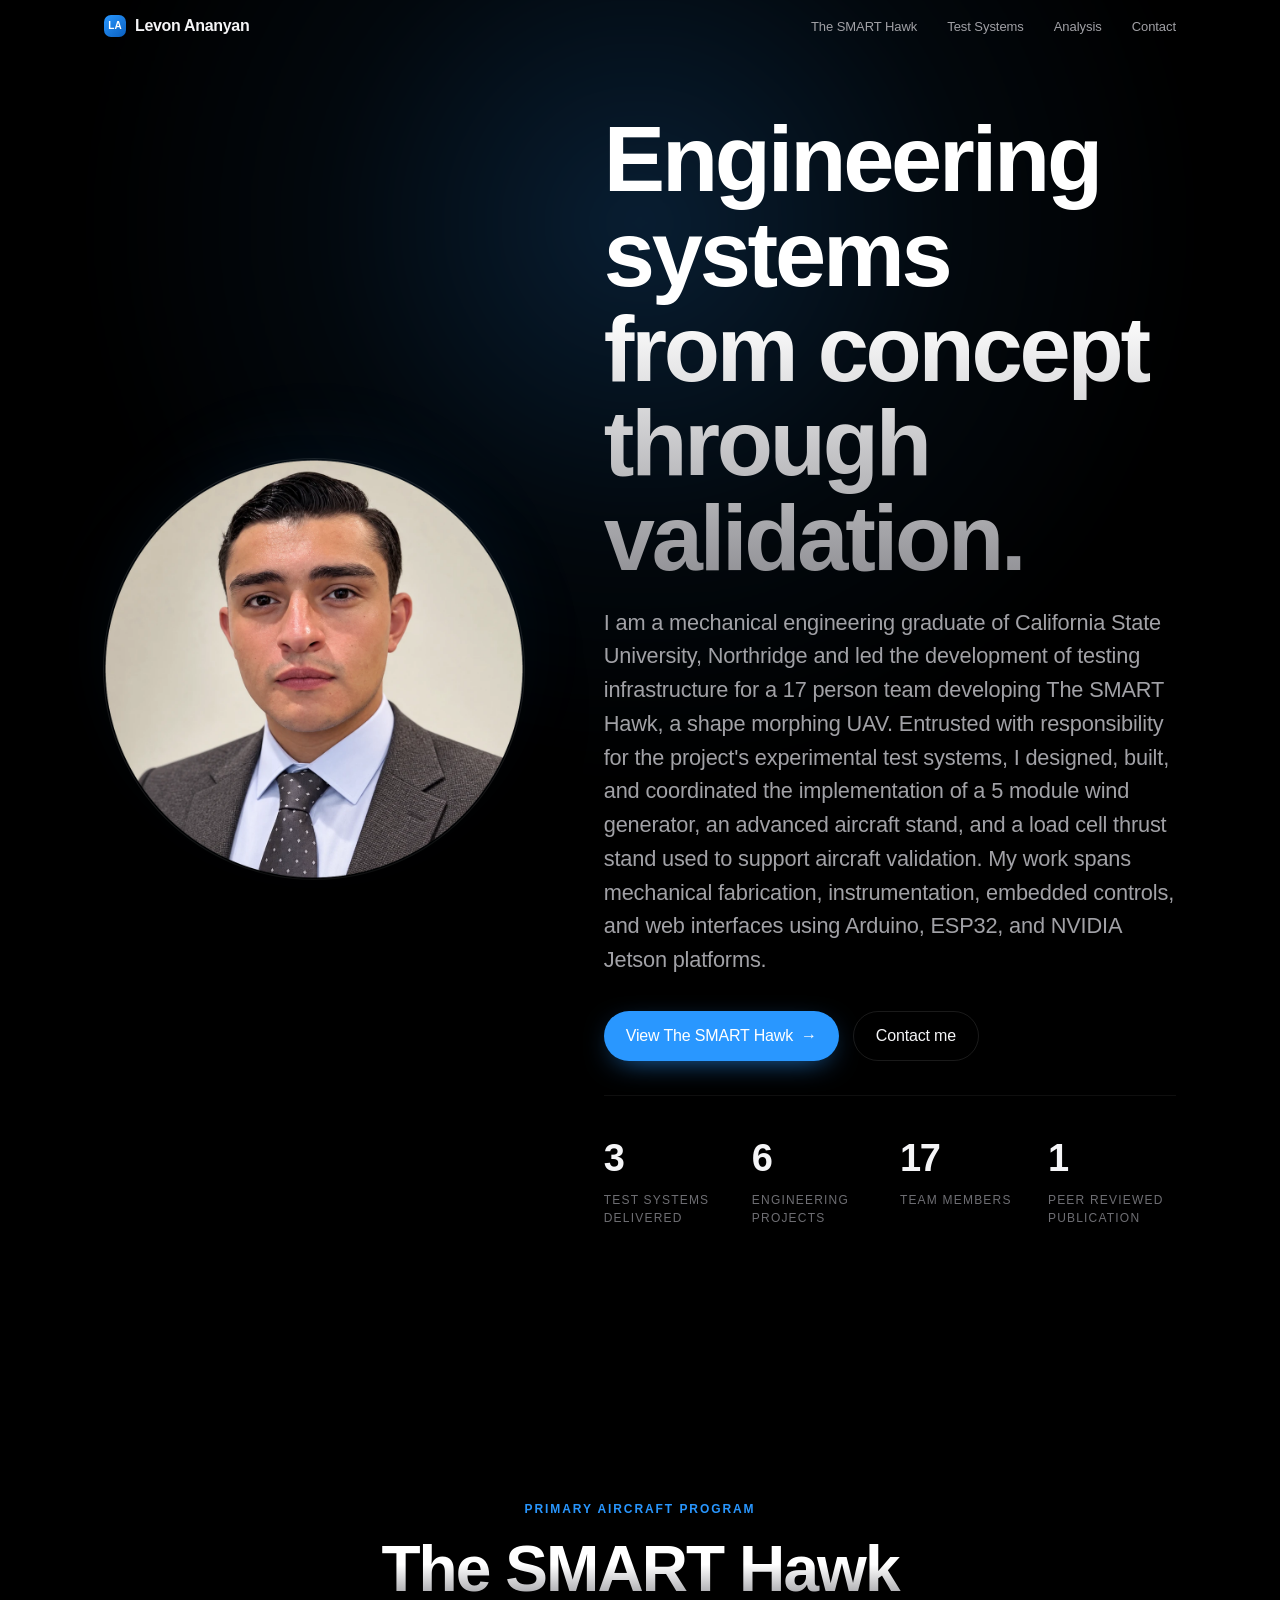
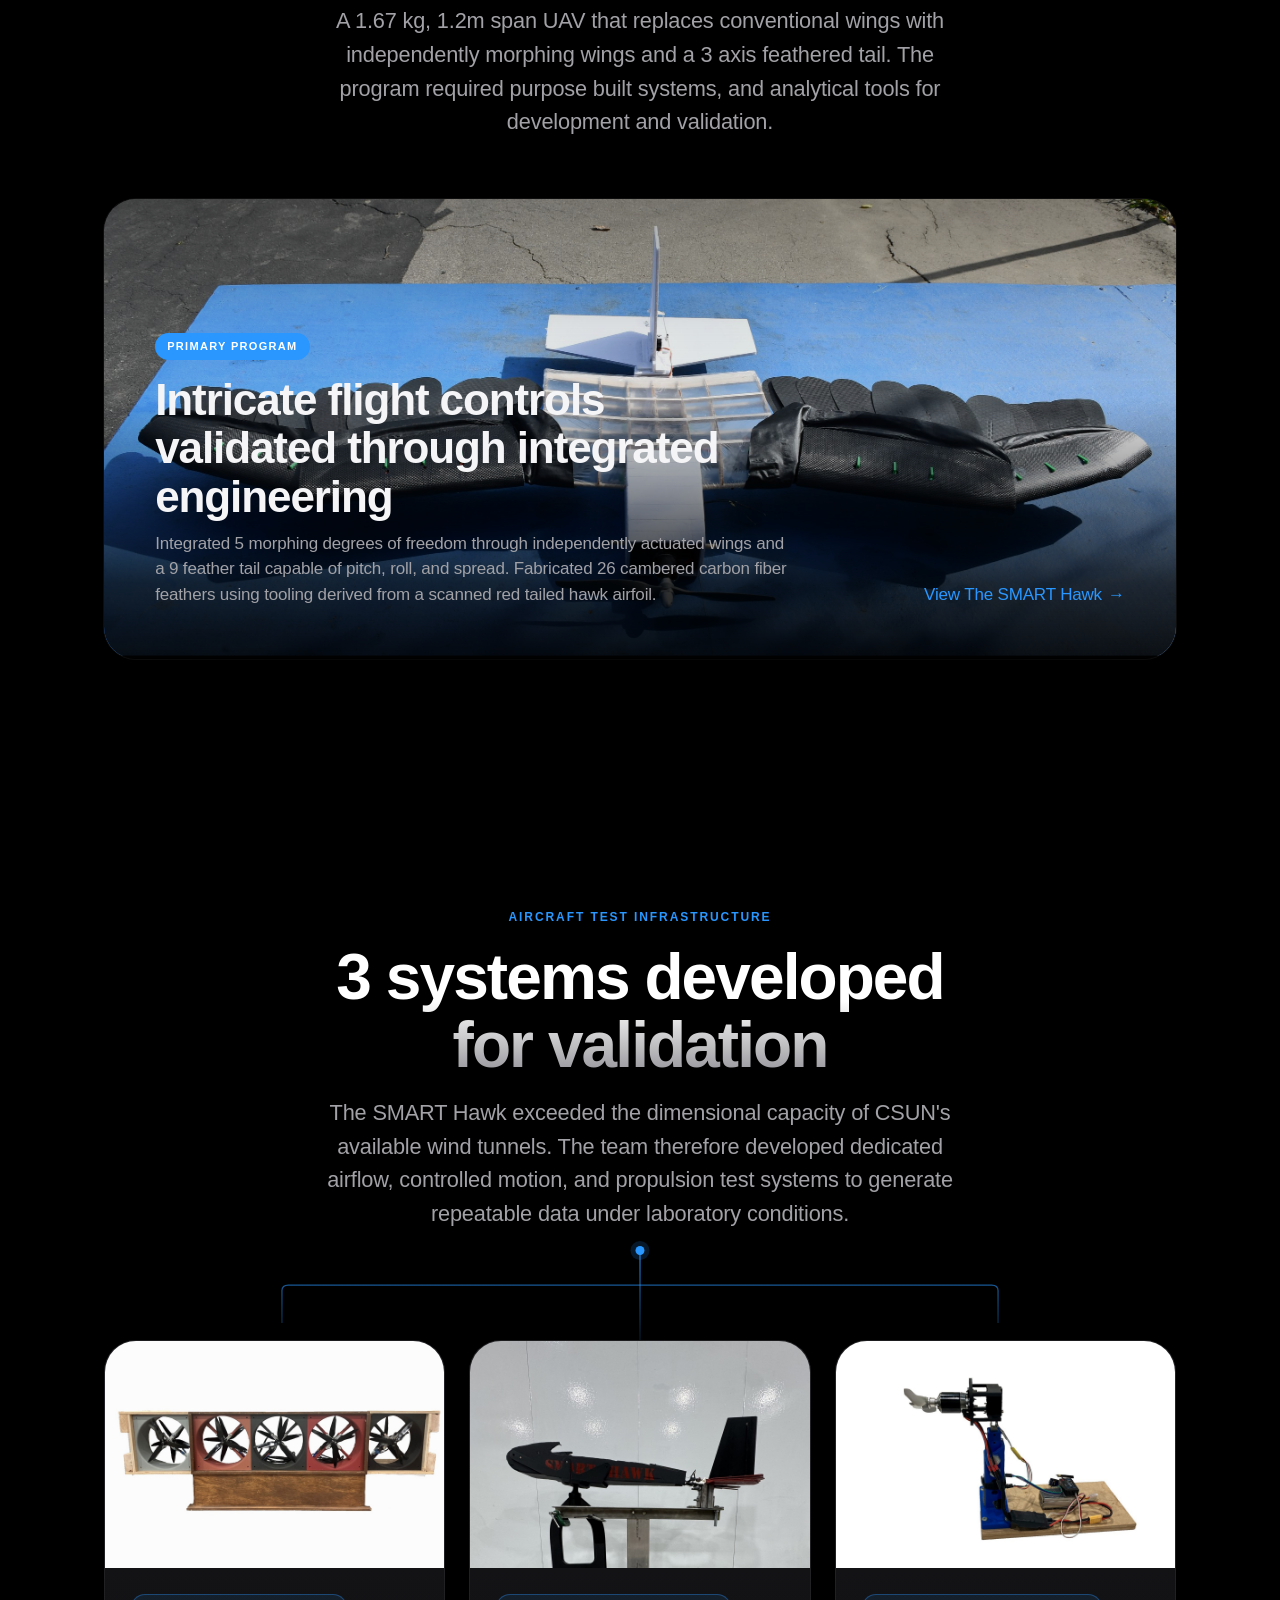
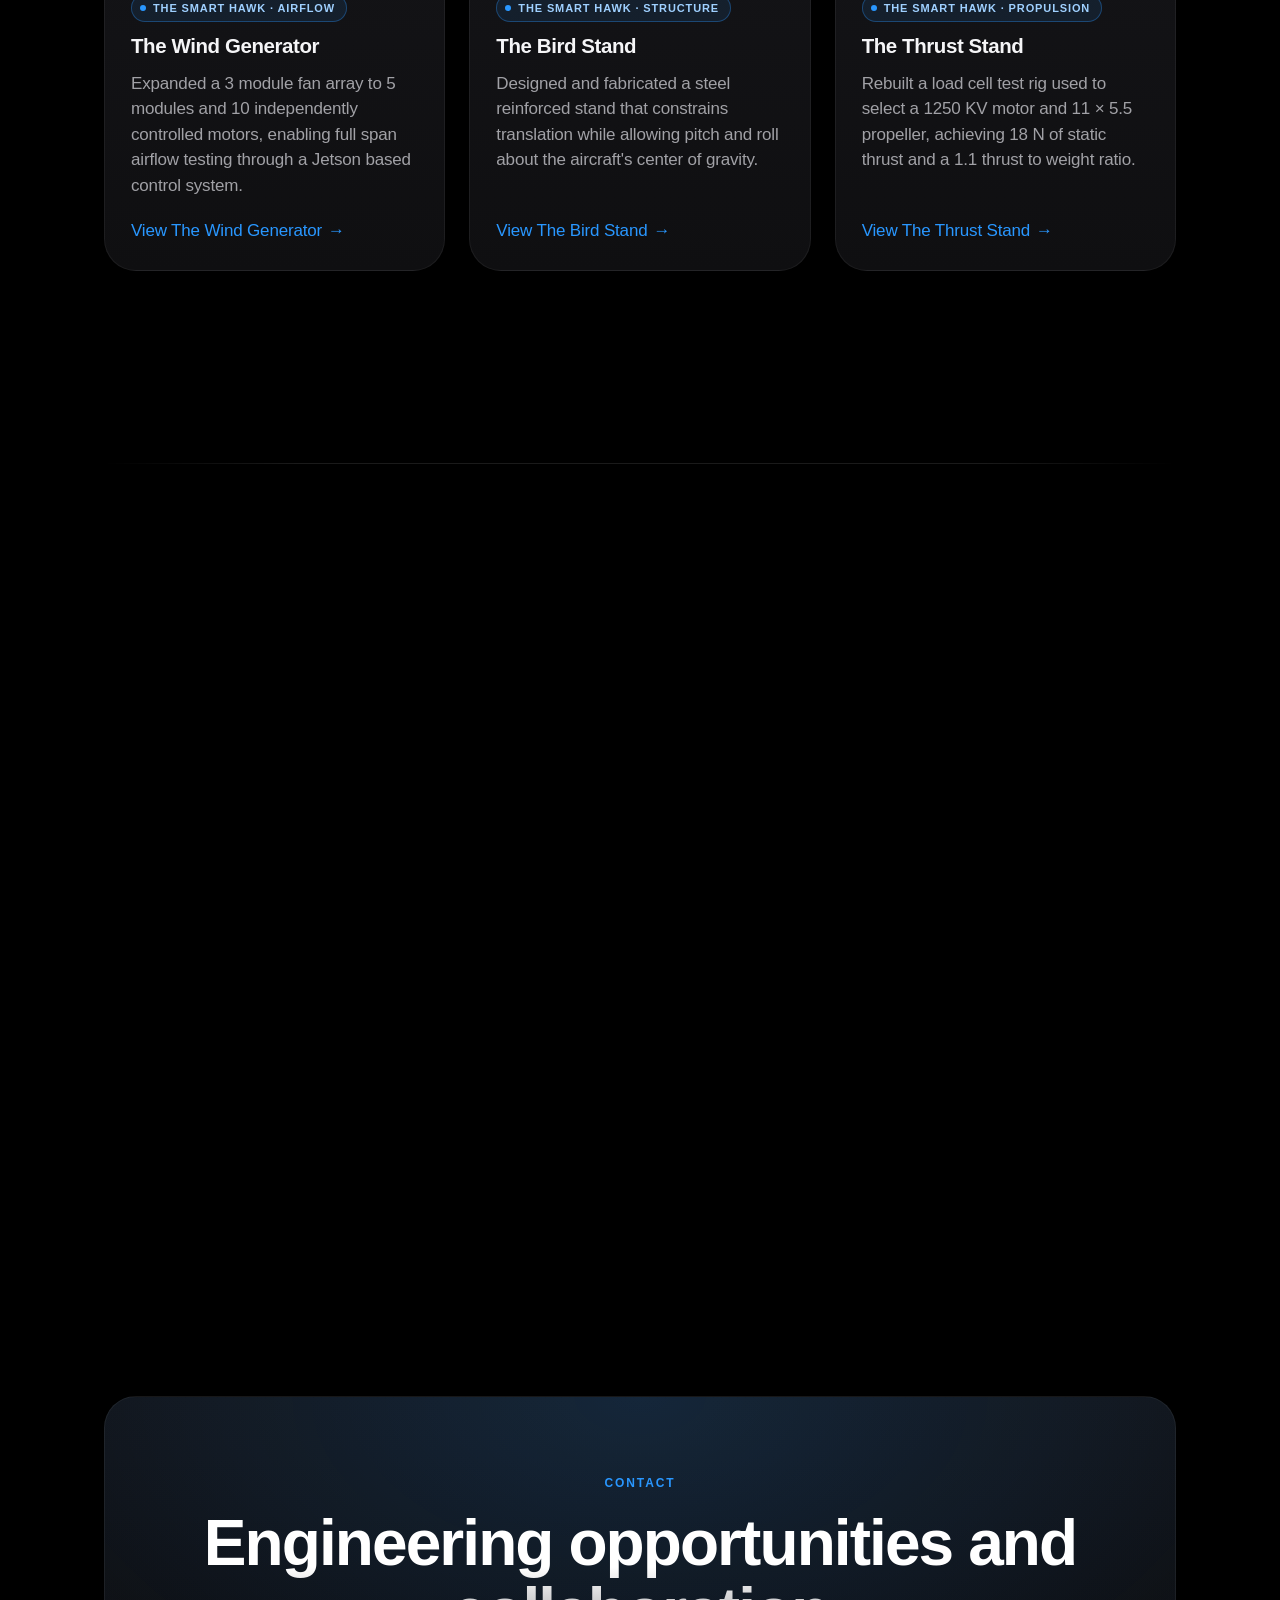
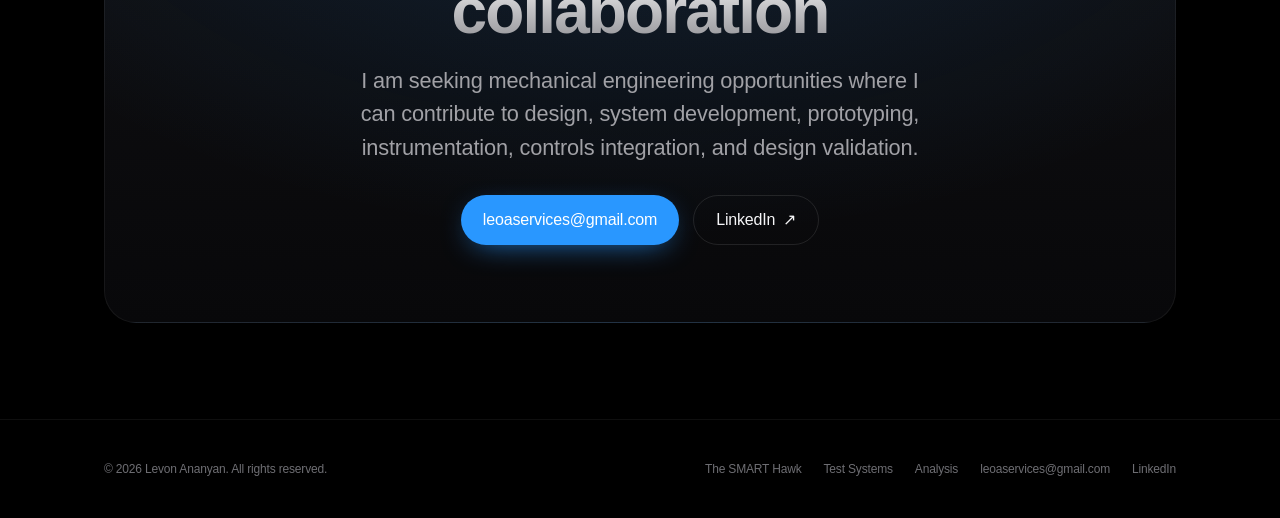
<file: index.html>
<!DOCTYPE html>
<html lang="en">
<head>
<meta charset="utf-8">
<meta name="viewport" content="width=device-width, initial-scale=1">
<title>Levon Ananyan — Mechanical Engineering Portfolio</title>
<meta name="description" content="Mechanical engineering portfolio of Levon Ananyan, featuring The SMART Hawk and the test, controls, and analysis systems developed to validate it.">
<meta name="theme-color" content="#000000">
<meta property="og:title" content="Levon Ananyan — Mechanical Engineering Portfolio">
<meta property="og:description" content="The SMART Hawk and the engineering systems developed to design, test, and validate it.">
<meta property="og:type" content="website">
<link rel="stylesheet" href="assets/css/style.css">
</head>
<body>

<div class="progress" aria-hidden="true"></div>

<!-- ===================== NAV ===================== -->
<header class="nav">
  <div class="nav__inner">
    <a class="nav__brand" href="index.html">
      <span class="nav__mark">LA</span>
      <span>Levon Ananyan</span>
    </a>
    <nav>
      <ul class="nav__links">
        <li><a href="#smarthawk">The SMART Hawk</a></li>
        <li><a href="#program">Test Systems</a></li>
        <li><a href="#independent">Analysis</a></li>
        <li><a href="#contact">Contact</a></li>
      </ul>
    </nav>
    <button class="nav__toggle" aria-label="Open navigation menu" aria-expanded="false"><span></span></button>
  </div>
</header>

<main>

<!-- ===================== HERO / ABOUT ===================== -->
<section class="hero" id="about">
  <div class="hero__glow" aria-hidden="true"></div>
  <div class="wrap">
    <div class="hero__grid">

      <!-- PROFILE PICTURE -->
      <div class="hero__portrait" data-reveal="scale">
        <figure class="portrait">
          <picture>
            <source srcset="assets/img/profile.webp" type="image/webp">
            <img src="assets/img/profile.png" alt="Levon Ananyan, mechanical engineering graduate">
          </picture>
        </figure>
      </div>

      <!-- DESCRIPTION OF ME -->
      <div>
        <h1 class="display gradient-text hero__name" data-reveal style="--d:140ms">
          Engineering systems<br>from concept<br>through validation.
        </h1>
        <p class="lead" data-reveal style="--d:230ms">
          I am a mechanical engineering graduate of California State University, Northridge and led the development of testing infrastructure for a 17 person team developing The SMART Hawk, a shape morphing UAV. Entrusted with responsibility for the project's experimental test systems, I designed, built, and coordinated the implementation of a 5 module wind generator, an advanced aircraft stand, and a load cell thrust stand used to support aircraft validation. My work spans mechanical fabrication, instrumentation, embedded controls, and web interfaces using Arduino, ESP32, and NVIDIA Jetson platforms.
        </p>
        <div class="hero__actions" data-reveal style="--d:320ms">
          <a class="btn" href="#smarthawk">View The SMART Hawk <span aria-hidden="true">→</span></a>
          <a class="btn btn--ghost" href="#contact">Contact me</a>
        </div>

        <div class="stats" data-reveal style="--d:400ms">
          <div class="stat"><div class="stat__n">3</div><div class="stat__l">Test systems delivered</div></div>
          <div class="stat"><div class="stat__n">6</div><div class="stat__l">Engineering projects</div></div>
          <div class="stat"><div class="stat__n">17</div><div class="stat__l">Team members</div></div>
          <div class="stat"><div class="stat__n">1</div><div class="stat__l">Peer reviewed publication</div></div>
        </div>
      </div>

    </div>
  </div>
  <div class="scroll-cue" aria-hidden="true">
    <span>Explore projects</span><span class="scroll-cue__line"></span>
  </div>
</section>

<!-- ===================== FEATURED — SMARTHAWK ===================== -->
<section class="section featured" id="smarthawk">
  <div class="wrap">
    <div class="center" style="margin-bottom:clamp(32px,5vw,60px)">
      <p class="eyebrow" data-reveal>Primary aircraft program</p>
      <h2 class="h1 gradient-text" data-reveal style="--d:80ms">The SMART Hawk</h2>
      <p class="lead" data-reveal style="--d:160ms;margin-inline:auto;max-width:660px">
        A 1.67 kg, 1.2m span UAV that replaces conventional wings with independently
        morphing wings and a 3 axis feathered tail. The program required purpose built systems,
         and analytical tools for development and validation.
      </p>
    </div>

    <div class="featured__media" data-reveal="scale" style="--d:220ms">
      <figure class="media media--21x9 parallax" data-label="The SMART Hawk aircraft">
        <img src="assets/img/smarthawk-hero.jpg" alt="The SMART Hawk with both morphing wings fully extended" data-parallax="0.10">
      </figure>
      <div class="featured__overlay">
        <div class="featured__copy">
          <span class="badge">Primary program</span>
          <h3 class="h2">Intricate flight controls validated through integrated engineering</h3>
          <p class="body" style="margin-top:10px">
            Integrated 5 morphing degrees of freedom through independently actuated wings and a
            9 feather tail capable of pitch, roll, and spread. Fabricated 26 cambered carbon fiber
            feathers using tooling derived from a scanned red tailed hawk airfoil.
          </p>
        </div>
        <a class="link" href="projects/smarthawk.html">View The SMART Hawk <span class="chev">→</span></a>
      </div>
    </div>
  </div>
</section>

<!-- ===================== THE SMARTHAWK PROGRAM (PROJECTS 01–03) ===================== -->
<section class="section section--tight" id="program">
  <div class="wrap">

    <div class="center" style="max-width:660px;margin:0 auto clamp(10px,2vw,20px)">
      <p class="eyebrow" data-reveal>Aircraft test infrastructure</p>
      <h2 class="h1 gradient-text" data-reveal style="--d:80ms">3 systems developed for validation</h2>
      <p class="lead" data-reveal style="--d:160ms;margin-top:16px">
        The SMART Hawk exceeded the dimensional capacity of CSUN's available wind tunnels.
        The team therefore developed dedicated airflow, controlled motion, and propulsion test
        systems to generate repeatable data under laboratory conditions.
      </p>
    </div>

    <!-- Branch diagram: SmartHawk splits into the three projects below -->
    <div class="lineage" data-reveal aria-hidden="true">
      <span class="lineage__node"></span>
      <svg viewBox="0 0 1000 100" preserveAspectRatio="none" role="presentation">
        <defs>
          <linearGradient id="lineageGrad" gradientUnits="userSpaceOnUse" x1="0" y1="0" x2="0" y2="100">
            <stop offset="0%"   stop-color="#2997ff" stop-opacity=".85"/>
            <stop offset="100%" stop-color="#2997ff" stop-opacity=".14"/>
          </linearGradient>
        </defs>
        <path pathLength="1" d="M500 0 V38"/>
        <path pathLength="1" d="M500 38 H172 Q166 38 166 44 V100"/>
        <path pathLength="1" d="M500 38 V100"/>
        <path pathLength="1" d="M500 38 H828 Q834 38 834 44 V100"/>
      </svg>
    </div>

    <div class="grid-3" data-stagger="110">

      <!-- PROJECT 1 — WIND GENERATOR -->
      <a class="card" href="projects/wind-generator.html" data-reveal>
        <div class="card__media">
          <figure class="media media--3x2" data-label="The Wind Generator">
            <img src="assets/img/wind-generator.jpg" alt="The Wind Generator in its 5 module open air configuration">
          </figure>
        </div>
        <div class="card__body">
          <span class="chip chip--program"><span class="chip__dot"></span>The SMART Hawk · Airflow</span>
          <h3 class="h3">The Wind Generator</h3>
          <p class="body">
            Expanded a 3 module fan array to 5 modules and 10 independently controlled
            motors, enabling full span airflow testing through a Jetson based control system.
          </p>
          <span class="link">View The Wind Generator <span class="chev">→</span></span>
        </div>
      </a>

      <!-- PROJECT 2 — BIRD STAND -->
      <a class="card" href="projects/bird-stand.html" data-reveal>
        <div class="card__media">
          <figure class="media media--3x2" data-label="The Bird Stand">
            <img src="assets/img/bird-stand.jpg" alt="The Bird Stand supporting The SMART Hawk">
          </figure>
        </div>
        <div class="card__body">
          <span class="chip chip--program"><span class="chip__dot"></span>The SMART Hawk · Structure</span>
          <h3 class="h3">The Bird Stand</h3>
          <p class="body">
            Designed and fabricated a steel reinforced stand that constrains translation while
            allowing pitch and roll about the aircraft's center of gravity.
          </p>
          <span class="link">View The Bird Stand <span class="chev">→</span></span>
        </div>
      </a>

      <!-- PROJECT 3 — THRUST STAND -->
      <a class="card" href="projects/thrust-stand.html" data-reveal>
        <div class="card__media">
          <figure class="media media--3x2" data-label="The Thrust Stand">
            <img src="assets/img/thrust-stand.jpg" alt="The Thrust Stand configured for motor and propeller testing">
          </figure>
        </div>
        <div class="card__body">
          <span class="chip chip--program"><span class="chip__dot"></span>The SMART Hawk · Propulsion</span>
          <h3 class="h3">The Thrust Stand</h3>
          <p class="body">
            Rebuilt a load cell test rig used to select a 1250 KV motor and 11 &times; 5.5 propeller,
            achieving 18 N of static thrust and a 1.1 thrust to weight ratio.
          </p>
          <span class="link">View The Thrust Stand <span class="chev">→</span></span>
        </div>
      </a>

    </div>
  </div>
</section>

<!-- ===================== INDEPENDENT WORK (PROJECT 04) ===================== -->
<section class="section section--tight" id="independent">
  <div class="wrap">
    <hr class="rule" style="margin-bottom:clamp(48px,7vw,90px)">

    <div style="margin-bottom:clamp(24px,3vw,38px)">
      <p class="eyebrow" data-reveal style="color:var(--text-mute)">Independent fluid systems analysis</p>
      <h2 class="h1 gradient-text" data-reveal style="--d:80ms">Engineering analysis</h2>
      <p class="lead" data-reveal style="--d:160ms;max-width:640px;margin-top:16px">
        An independent numerical study exploring how different pipe friction models influence converged flow distribution and outlet pressure across a network.
      </p>
    </div>

    <!-- PROJECT 4 — STANDALONE -->
    <a class="card card--wide" href="projects/project-4.html" data-reveal>
      <div class="card__media">
        <figure class="media media--3x2 media--contain media--paper" data-label="The Hardy Cross Calculator pipe network">
          <img src="assets/img/project-4.jpg" alt="10 pipe network evaluated with The Hardy Cross Calculator">
        </figure>
      </div>
      <div class="card__body">
        <span class="chip chip--solo"><span class="chip__dot"></span>Independent · Fluid systems</span>
        <h3 class="h2">The Hardy Cross Calculator</h3>
        <p class="body">
          Developed an Excel based Hardy Cross solver for a 10 pipe, 3 loop cast iron network,
          completing 8 iterations per loop to compare Darcy Weisbach and Hazen Williams results.
        </p>
        <span class="link">View The Hardy Cross Calculator <span class="chev">→</span></span>
      </div>
    </a>
  </div>
</section>

<!-- ===================== CONTACT ===================== -->
<section class="section section--tight" id="contact">
  <div class="wrap">
    <div class="contact" data-reveal="scale">
      <p class="eyebrow">Contact</p>
      <h2 class="h1 gradient-text" style="margin-bottom:18px">Engineering opportunities and collaboration</h2>
      <p class="lead" style="max-width:560px;margin:0 auto 30px">
        I am seeking mechanical engineering opportunities where I can contribute to design, system development, prototyping, instrumentation, controls integration, and design validation.
      </p>
      <div style="display:flex;gap:14px;justify-content:center;flex-wrap:wrap">
        <a class="btn" href="mailto:leoaservices@gmail.com">leoaservices@gmail.com</a>
        <a class="btn btn--ghost" href="https://www.linkedin.com/in/levon-ananyan-566929194/" target="_blank" rel="noopener">LinkedIn <span aria-hidden="true">&#8599;</span></a>
      </div>
    </div>
  </div>
</section>

</main>

<!-- ===================== FOOTER ===================== -->
<footer class="footer">
  <div class="wrap footer__inner">
    <span>© <span data-year></span> Levon Ananyan. All rights reserved.</span>
    <nav class="footer__links">
      <a href="#smarthawk">The SMART Hawk</a>
      <a href="#program">Test Systems</a>
      <a href="#independent">Analysis</a>
      <a href="mailto:leoaservices@gmail.com">leoaservices@gmail.com</a>
      <a href="https://www.linkedin.com/in/levon-ananyan-566929194/" target="_blank" rel="noopener">LinkedIn</a>
    </nav>
  </div>
</footer>

<script src="assets/js/main.js"></script>
</body>
</html>
</file>
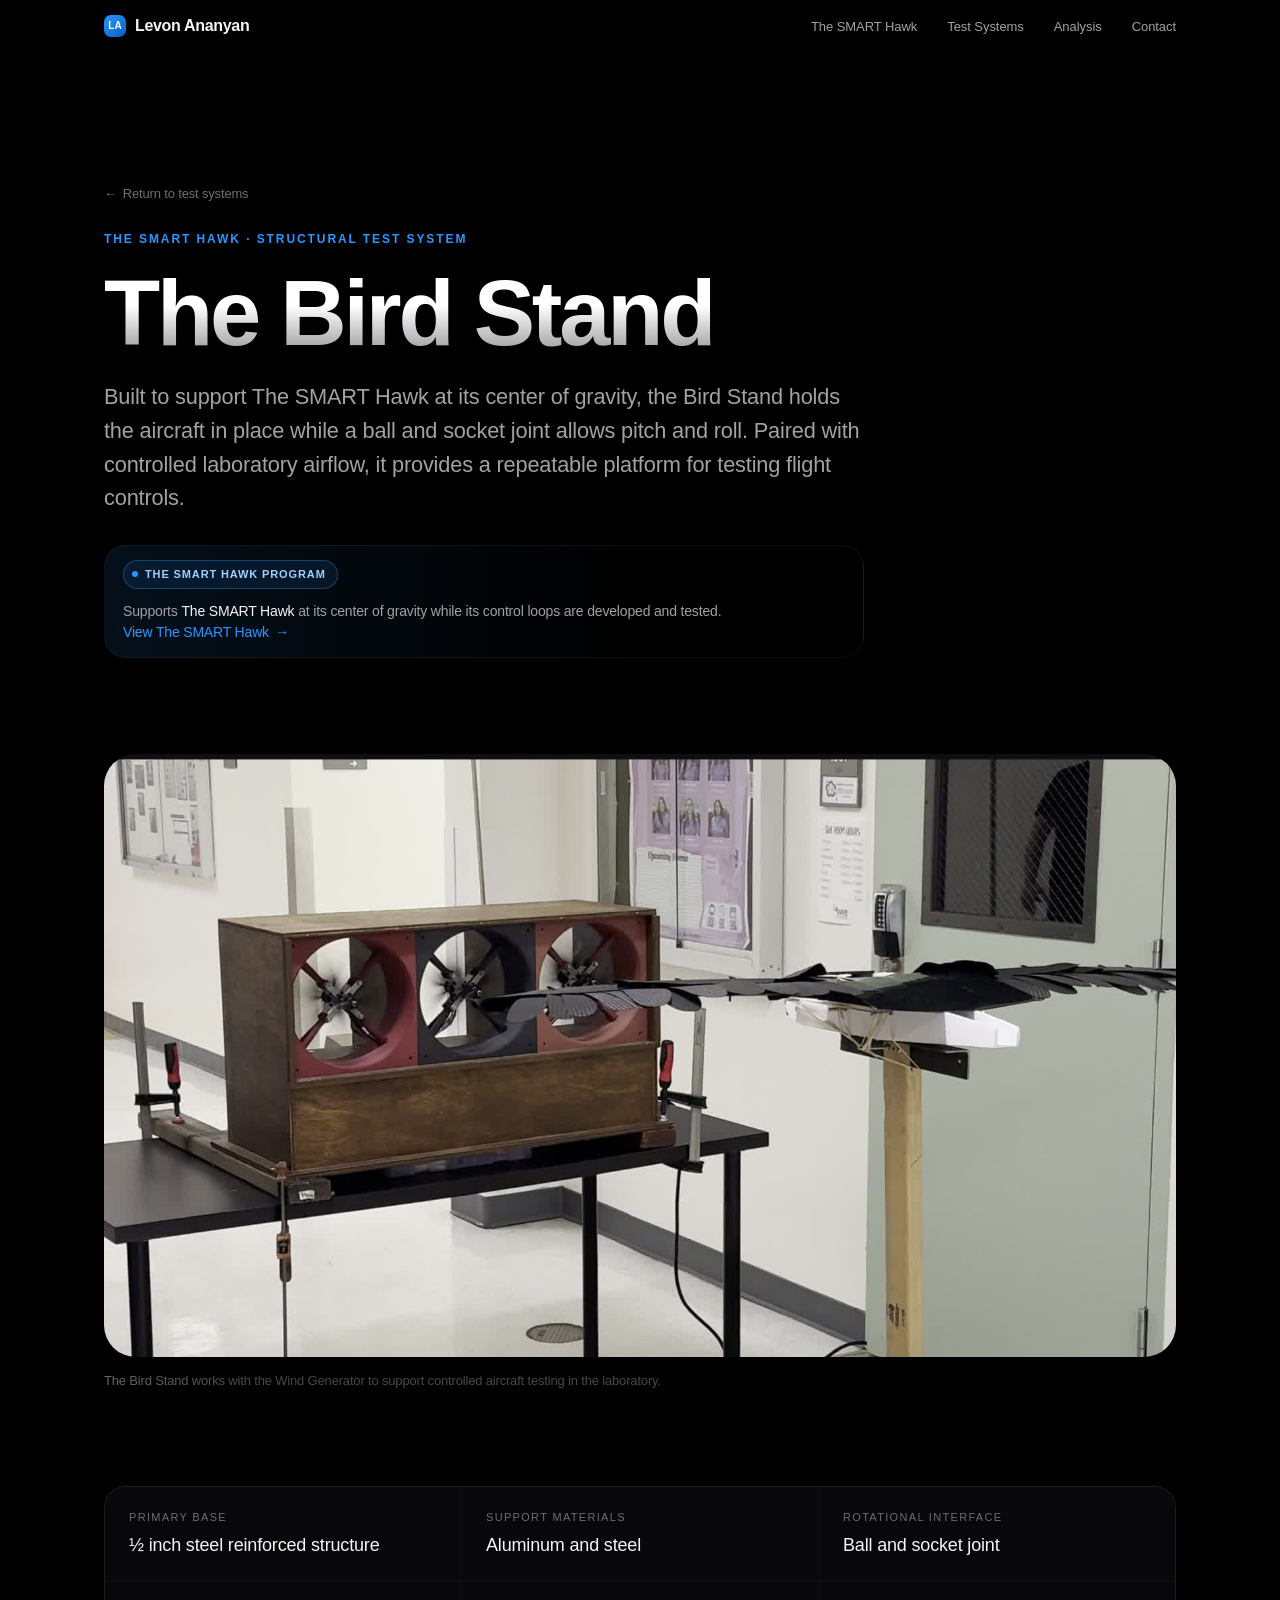
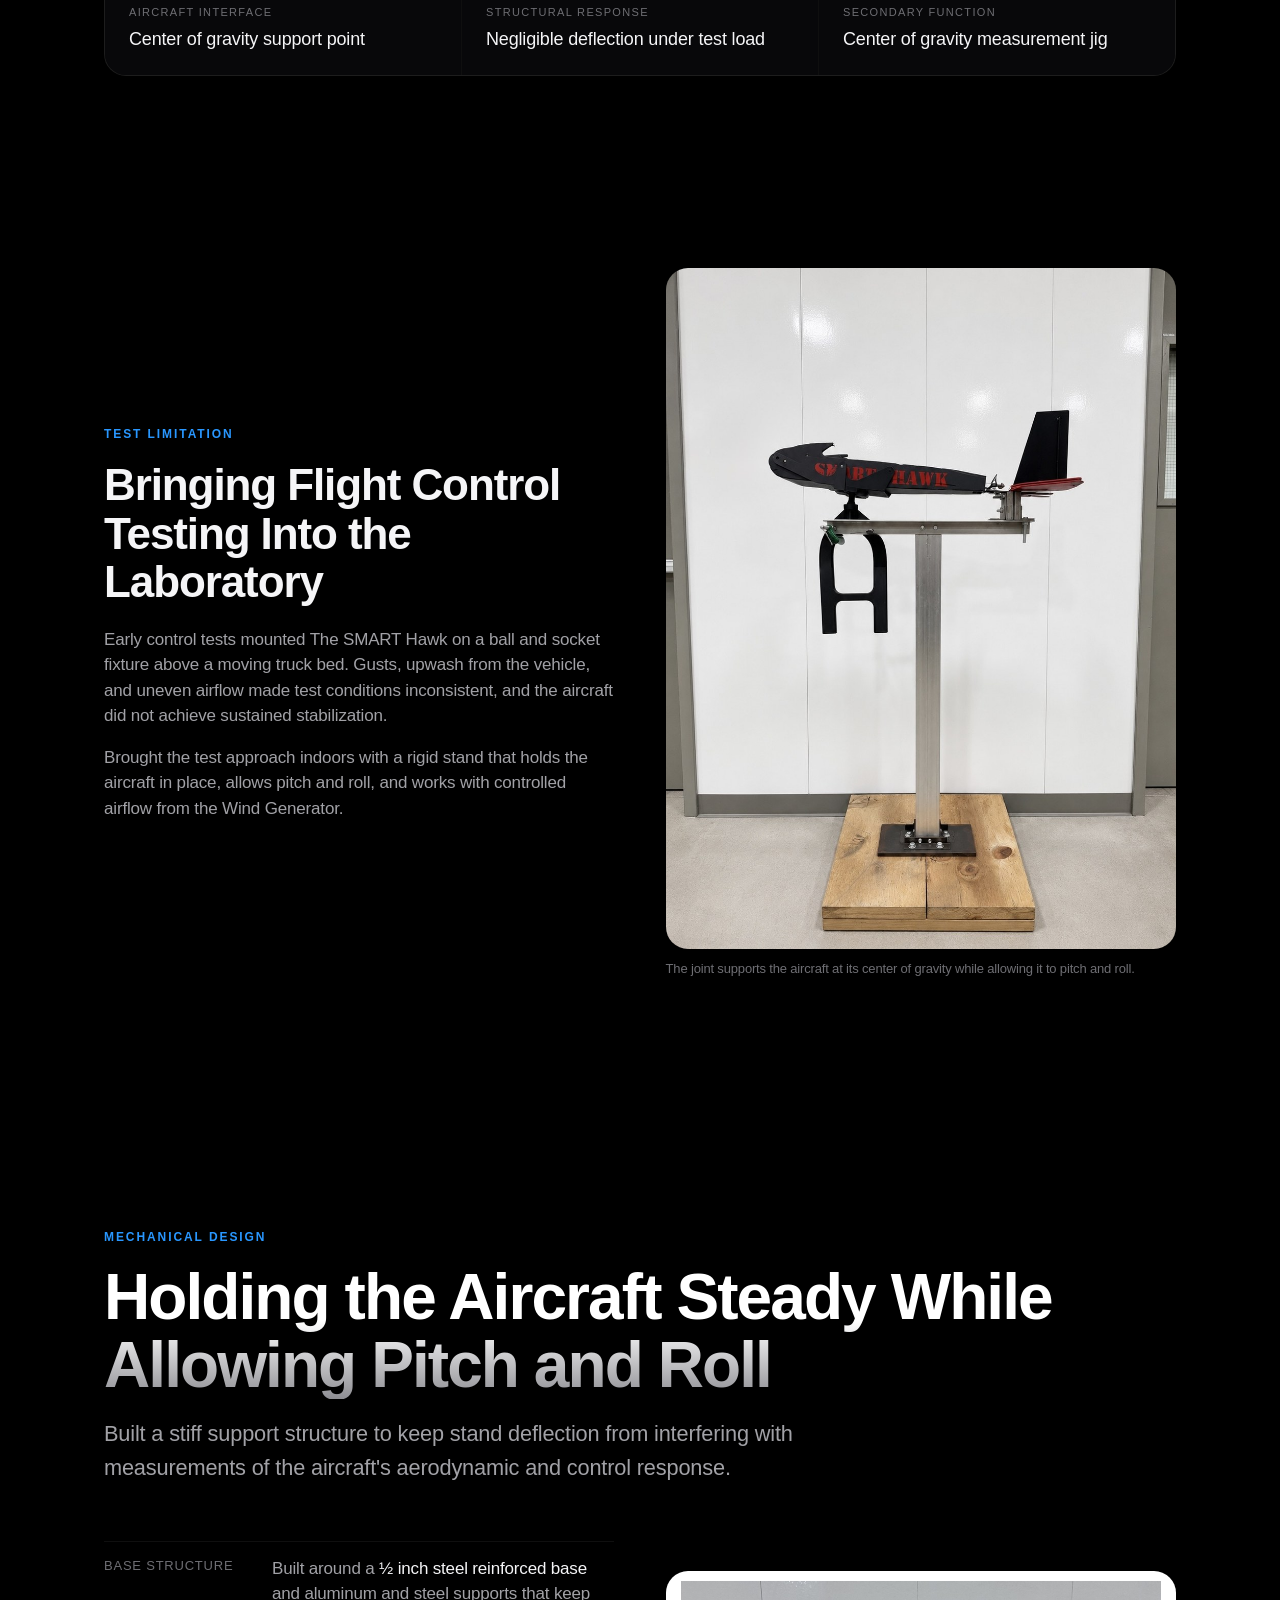
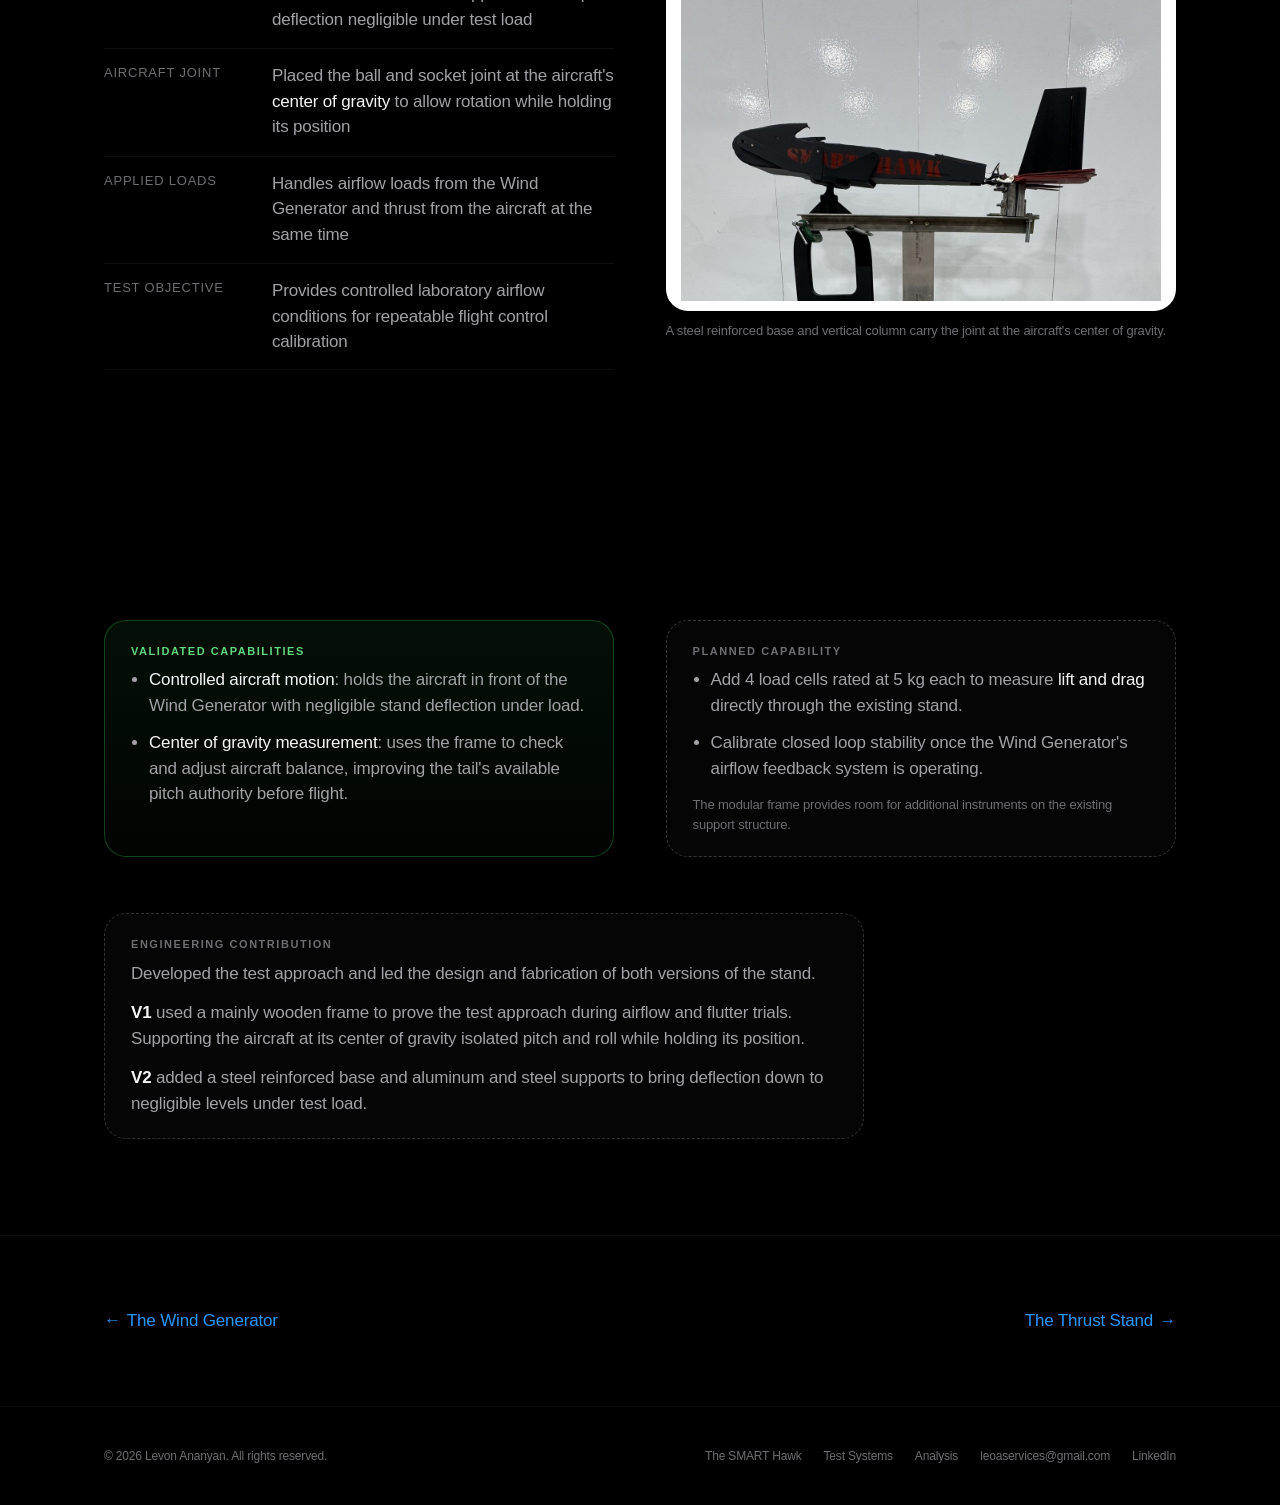
<file: projects/bird-stand.html>
<!DOCTYPE html>
<html lang="en">
<head>
<meta charset="utf-8">
<meta name="viewport" content="width=device-width, initial-scale=1">
<title>The Bird Stand — Levon Ananyan</title>
<meta name="description" content="The Bird Stand constrains The SMART Hawk in translation while permitting pitch and roll for repeatable laboratory control system testing.">
<meta name="theme-color" content="#000000">
<link rel="stylesheet" href="../assets/css/style.css">
</head>
<body>
<div class="progress" aria-hidden="true"></div>

<header class="nav is-stuck">
  <div class="nav__inner">
    <a class="nav__brand" href="../index.html">
      <span class="nav__mark">LA</span>
      <span>Levon Ananyan</span>
    </a>
    <nav>
      <ul class="nav__links">
        <li><a href="../index.html#smarthawk">The SMART Hawk</a></li>
        <li><a href="../index.html#program">Test Systems</a></li>
        <li><a href="../index.html#independent">Analysis</a></li>
        <li><a href="../index.html#contact">Contact</a></li>
      </ul>
    </nav>
    <button class="nav__toggle" aria-label="Open navigation menu" aria-expanded="false"><span></span></button>
  </div>
</header>

<main>

<!-- ===================== PAGE HERO ===================== -->
<section class="page-hero">
  <div class="wrap">
    <a class="crumb" href="../index.html#program"><span aria-hidden="true">&larr;</span> Return to test systems</a>
    <p class="eyebrow" data-reveal>The SMART Hawk · Structural test system</p>
    <h1 class="display gradient-text" data-reveal style="--d:80ms">The Bird Stand</h1>
    <p class="lead" data-reveal style="--d:160ms;max-width:760px;margin:20px 0 30px">
      Built to support The SMART Hawk at its center of gravity, the Bird Stand holds the aircraft in place while a ball and socket joint allows pitch and roll. Paired with controlled laboratory airflow, it provides a repeatable platform for testing flight controls.
    </p>

    <div class="lineage-bar" data-reveal style="--d:60ms;margin-bottom:26px;max-width:760px">
      <span class="chip chip--program"><span class="chip__dot"></span>The SMART Hawk program</span>
      <span>Supports <strong>The SMART Hawk</strong> at its center of gravity while its control loops are developed and tested. &nbsp;<a class="link" href="smarthawk.html" style="font-size:14px">View The SMART Hawk <span class="chev">&#8594;</span></a></span>
    </div>
  </div>
</section>

<!-- ===================== HERO IMAGE ===================== -->
<section class="section section--tight" style="padding-top:0">
  <div class="wrap">
    <figure class="media media--16x9" data-reveal="scale" data-label="The Bird Stand"
            style="border-radius:var(--radius-lg);box-shadow:0 60px 120px -60px #000">
      <img src="../assets/img/bird-stand/hero.jpg" alt="The Bird Stand positioned in front of The Wind Generator" data-parallax="0.08">
    </figure>
    <figcaption class="fig__cap" style="margin-top:14px;max-width:700px">
      The Bird Stand works with the Wind Generator to support controlled aircraft testing in the laboratory.
    </figcaption>
  </div>
</section>

<!-- ===================== SPECS ===================== -->
<section class="section section--tight" style="padding-top:0">
  <div class="wrap">
    <div class="specs" data-reveal>
      <div class="spec"><div class="spec__k">Primary base</div><div class="spec__v">&frac12; inch steel reinforced structure</div></div>
      <div class="spec"><div class="spec__k">Support materials</div><div class="spec__v">Aluminum and steel</div></div>
      <div class="spec"><div class="spec__k">Rotational interface</div><div class="spec__v">Ball and socket joint</div></div>
      <div class="spec"><div class="spec__k">Aircraft interface</div><div class="spec__v">Center of gravity support point</div></div>
      <div class="spec"><div class="spec__k">Structural response</div><div class="spec__v">Negligible deflection under test load</div></div>
      <div class="spec"><div class="spec__k">Secondary function</div><div class="spec__v">Center of gravity measurement jig</div></div>
    </div>
  </div>
</section>

<!-- ===================== WHY ===================== -->
<section class="section section--tight">
  <div class="wrap">
    <div class="duo">
      <div data-reveal>
        <p class="eyebrow">Test limitation</p>
        <h2 class="h2" style="margin-bottom:20px">Bringing Flight Control Testing Into the Laboratory</h2>
        <p class="body" style="margin-bottom:16px">
          Early control tests mounted The SMART Hawk on a ball and socket fixture above a moving truck bed. Gusts, upwash from the vehicle, and uneven airflow made test conditions inconsistent, and the aircraft did not achieve sustained stabilization.
        </p>
        <p class="body">
          Brought the test approach indoors with a rigid stand that holds the aircraft in place, allows pitch and roll, and works with controlled airflow from the Wind Generator.
        </p>
      </div>
      <figure class="fig" data-reveal="scale" style="--d:120ms">
        <div class="media media--3x4" data-label="The SMART Hawk mounted on The Bird Stand" style="aspect-ratio:3/4">
          <img src="../assets/img/bird-stand/stand-mounted.jpg" alt="The SMART Hawk fuselage and tail mounted on The Bird Stand">
        </div>
        <figcaption class="fig__cap">The joint supports the aircraft at its center of gravity while allowing it to pitch and roll.</figcaption>
      </figure>
    </div>
  </div>
</section>

<!-- ===================== HOW IT WORKS ===================== -->
<section class="section" id="design">
  <div class="wrap">
    <p class="eyebrow" data-reveal>Mechanical design</p>
    <h2 class="h1 gradient-text" data-reveal style="margin-bottom:18px">Holding the Aircraft Steady While Allowing Pitch and Roll</h2>
    <p class="lead" data-reveal style="max-width:700px;margin-bottom:clamp(36px,5vw,56px)">
      Built a stiff support structure to keep stand deflection from interfering with measurements of the aircraft's aerodynamic and control response.
    </p>

    <div class="duo">
      <div class="dl" data-reveal>
        <div class="dl__row"><div class="dl__k">Base structure</div><div class="dl__v">Built around a <strong>&frac12; inch steel reinforced base</strong> and aluminum and steel supports that keep deflection negligible under test load</div></div>
        <div class="dl__row"><div class="dl__k">Aircraft joint</div><div class="dl__v">Placed the ball and socket joint at the aircraft's <strong>center of gravity</strong> to allow rotation while holding its position</div></div>
        <div class="dl__row"><div class="dl__k">Applied loads</div><div class="dl__v">Handles airflow loads from the Wind Generator and thrust from the aircraft at the same time</div></div>
        <div class="dl__row"><div class="dl__k">Test objective</div><div class="dl__v">Provides controlled laboratory airflow conditions for repeatable flight control calibration</div></div>
      </div>
      <figure class="fig" data-reveal="scale" style="--d:120ms">
        <div class="media media--3x2 media--contain media--paper" data-label="The Bird Stand structure">
          <img src="../assets/img/bird-stand/stand-studio.jpg" alt="The Bird Stand with The SMART Hawk mounted">
        </div>
        <figcaption class="fig__cap">A steel reinforced base and vertical column carry the joint at the aircraft's center of gravity.</figcaption>
      </figure>
    </div>
  </div>
</section>

<!-- ===================== PLATFORM ===================== -->
<section class="section section--tight" id="platform">
  <div class="wrap">
    <div class="duo" style="align-items:stretch">
      <div class="callout callout--proven" data-reveal>
        <div class="callout__k">Validated capabilities</div>
        <ul>
          <li><strong>Controlled aircraft motion</strong>: holds the aircraft in front of the Wind Generator with negligible stand deflection under load.</li>
          <li><strong>Center of gravity measurement</strong>: uses the frame to check and adjust aircraft balance, improving the tail's available pitch authority before flight.</li>
        </ul>
      </div>
      <div class="callout callout--open" data-reveal style="--d:120ms">
        <div class="callout__k">Planned capability</div>
        <ul>
          <li>Add 4 load cells rated at 5&nbsp;kg each to measure <strong>lift and drag</strong> directly through the existing stand.</li>
          <li>Calibrate closed loop stability once the Wind Generator's airflow feedback system is operating.</li>
        </ul>
        <p class="callout__note">The modular frame provides room for additional instruments on the existing support structure.</p>
      </div>
    </div>

    <div class="callout" data-reveal style="margin-top:clamp(36px,5vw,56px);max-width:760px">
      <div class="callout__k">Engineering contribution</div>
      <p class="body" style="margin-bottom:14px">
        Developed the test approach and led the design and fabrication of both versions of the stand.
      </p>
      <p class="body" style="margin-bottom:14px">
        <strong style="color:var(--text)">V1</strong> used a mainly wooden frame to prove the test approach during airflow and flutter trials. Supporting the aircraft at its center of gravity isolated pitch and roll while holding its position.
      </p>
      <p class="body" style="margin:0">
        <strong style="color:var(--text)">V2</strong> added a steel reinforced base and aluminum and steel supports to bring deflection down to negligible levels under test load.
      </p>
    </div>
  </div>
</section>

<!-- ===================== PAGER ===================== -->
<section class="pager">
  <div class="wrap pager__row">
    <a class="link" href="wind-generator.html"><span class="chev" style="transform:rotate(180deg)">&#8594;</span> The Wind Generator</a>
    <a class="link" href="thrust-stand.html">The Thrust Stand <span class="chev">&#8594;</span></a>
  </div>
</section>

</main>

<footer class="footer">
  <div class="wrap footer__inner">
    <span>&copy; <span data-year></span> Levon Ananyan. All rights reserved.</span>
    <nav class="footer__links">
      <a href="../index.html#smarthawk">The SMART Hawk</a>
      <a href="../index.html#program">Test Systems</a>
      <a href="../index.html#independent">Analysis</a>
      <a href="mailto:leoaservices@gmail.com">leoaservices@gmail.com</a>
      <a href="https://www.linkedin.com/in/levon-ananyan-566929194/" target="_blank" rel="noopener">LinkedIn</a>
    </nav>
  </div>
</footer>

<script src="../assets/js/main.js"></script>
</body>
</html>
</file>
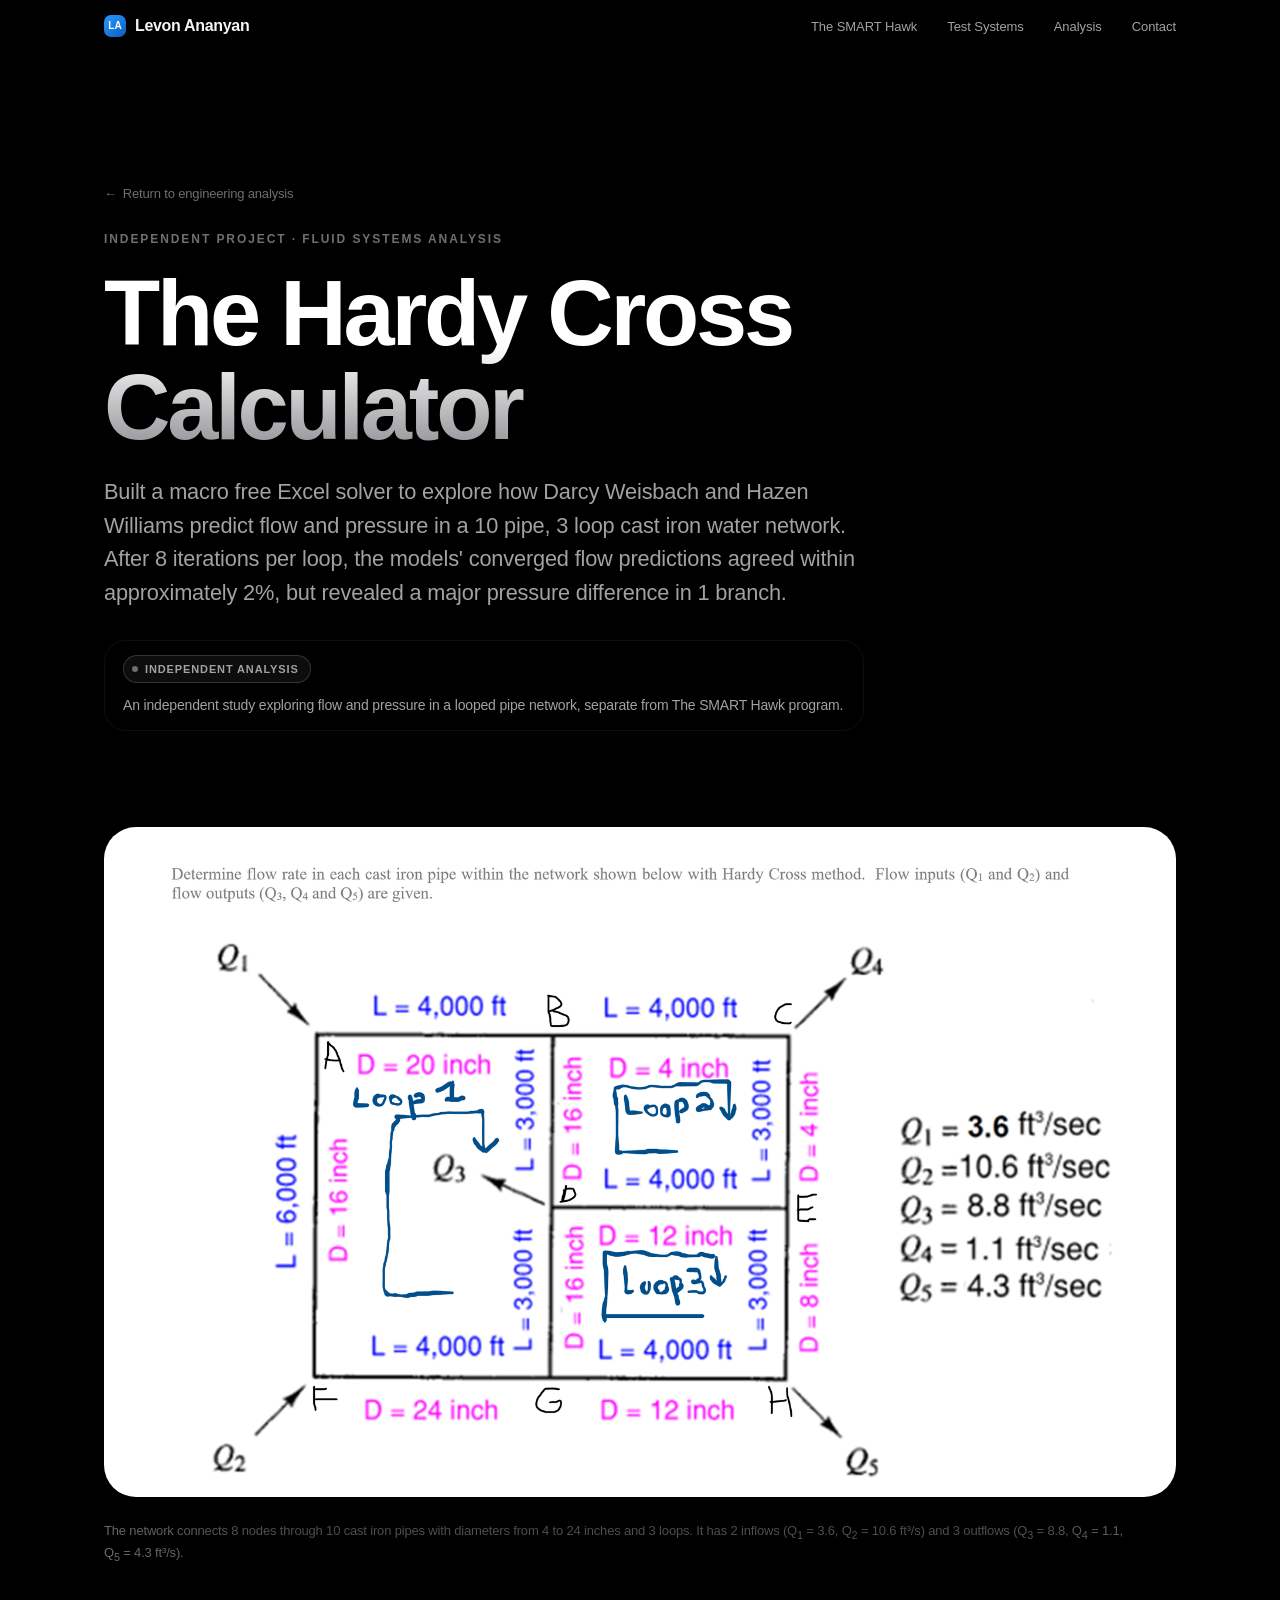
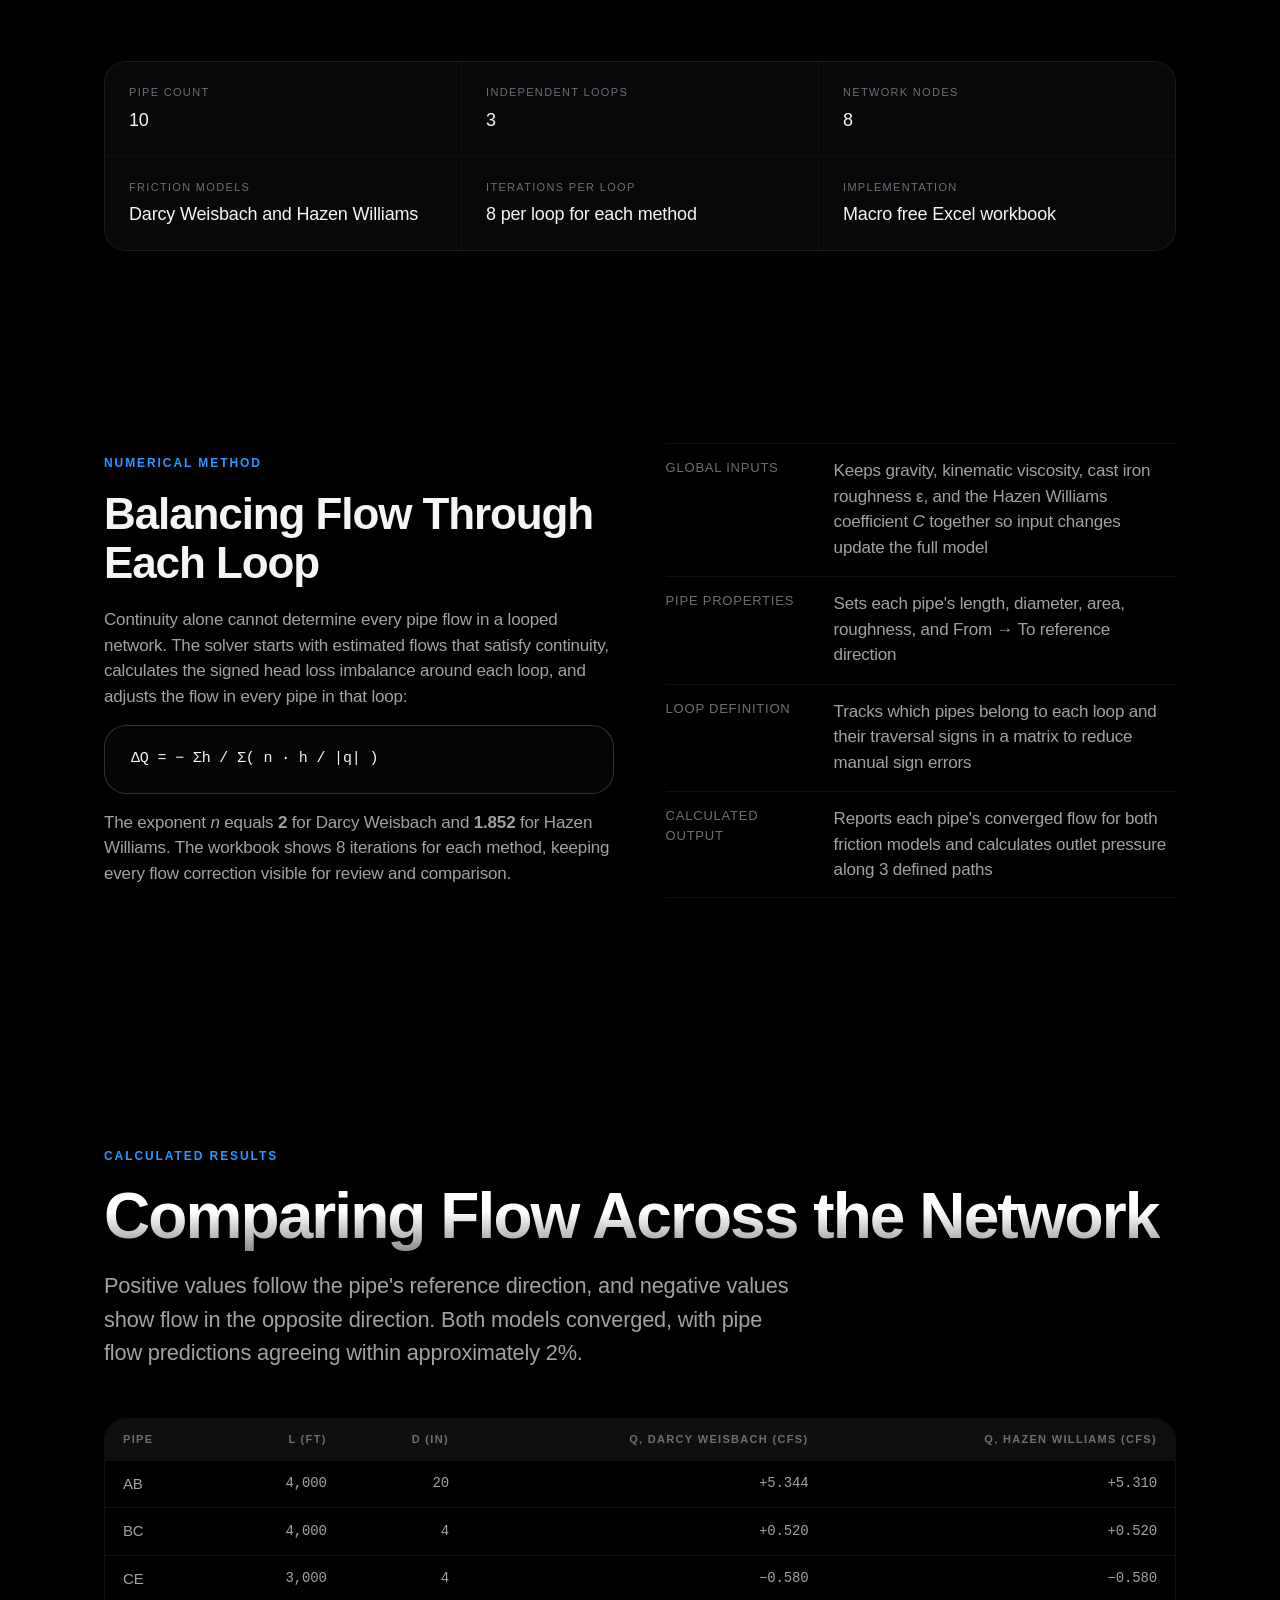
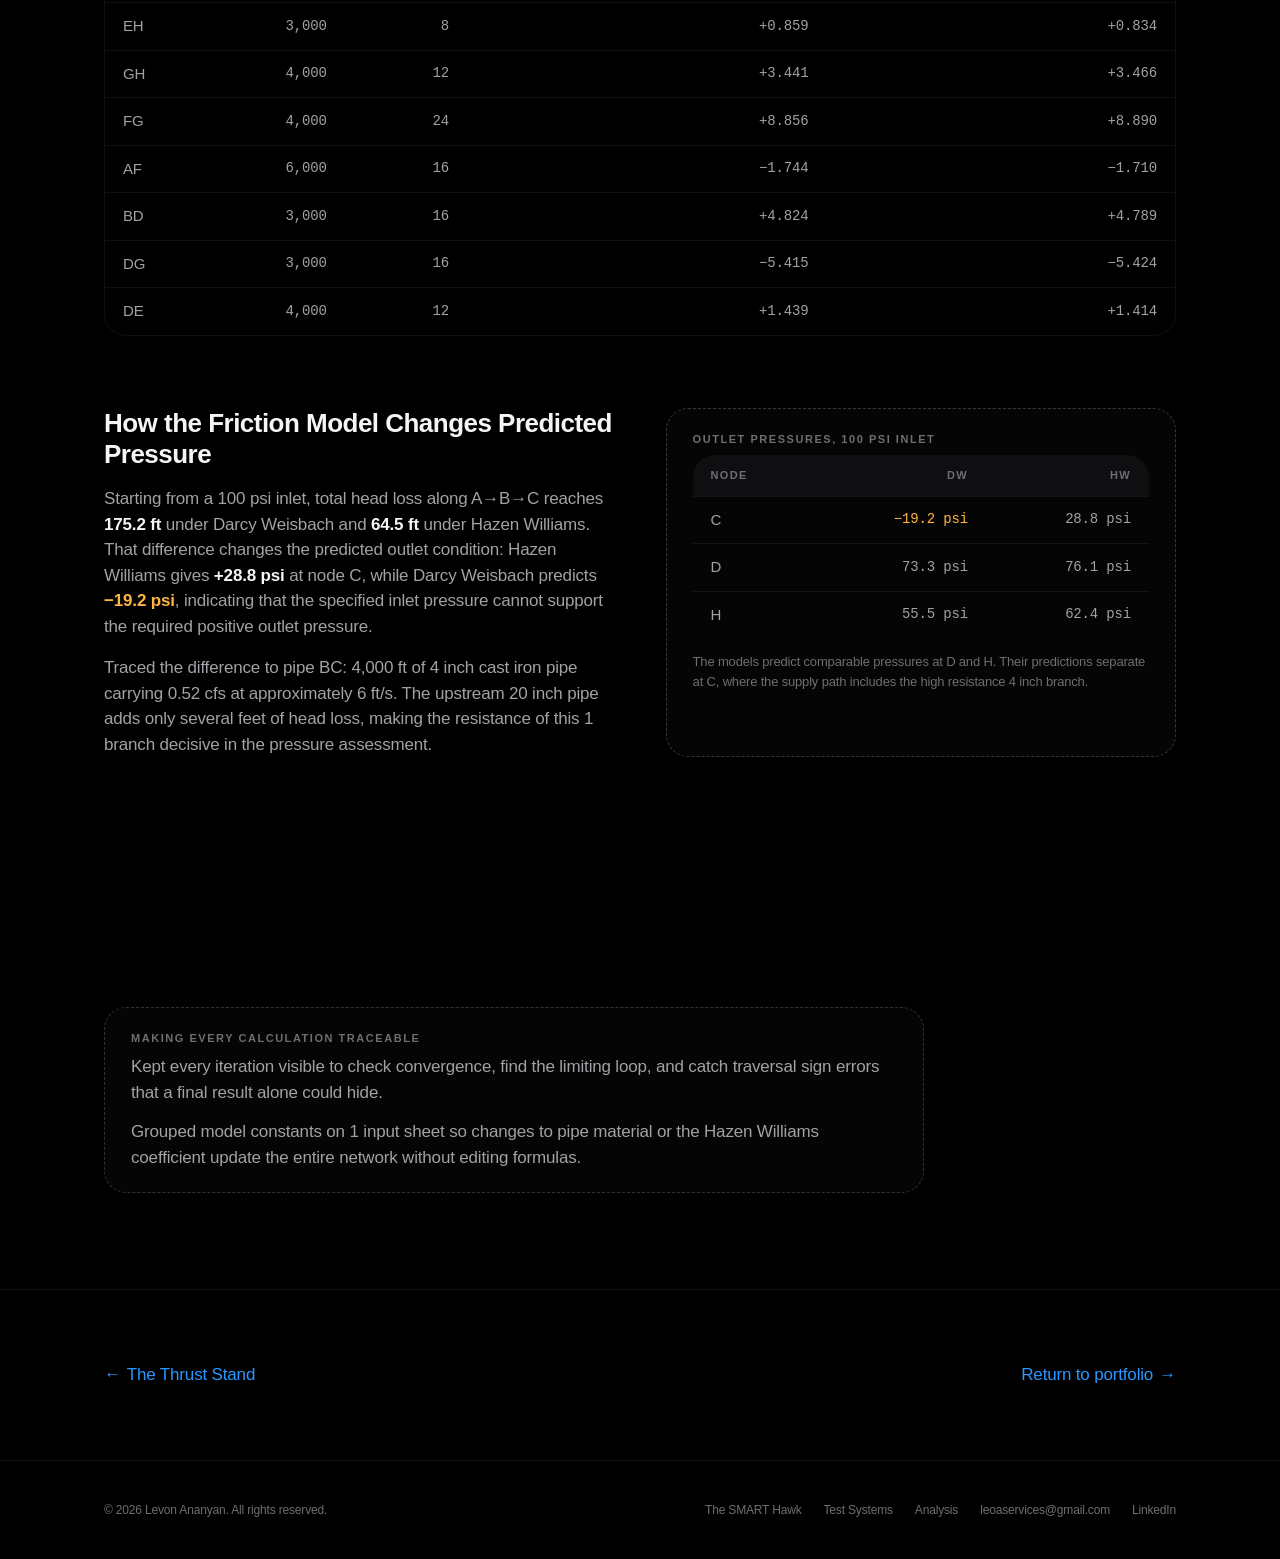
<file: projects/project-4.html>
<!DOCTYPE html>
<html lang="en">
<head>
<meta charset="utf-8">
<meta name="viewport" content="width=device-width, initial-scale=1">
<title>The Hardy Cross Calculator — Levon Ananyan</title>
<meta name="description" content="The Hardy Cross Calculator evaluates a 10 pipe, 3 loop water network and compares Darcy Weisbach with Hazen Williams predictions.">
<meta name="theme-color" content="#000000">
<link rel="stylesheet" href="../assets/css/style.css">
</head>
<body>
<div class="progress" aria-hidden="true"></div>

<header class="nav is-stuck">
  <div class="nav__inner">
    <a class="nav__brand" href="../index.html">
      <span class="nav__mark">LA</span>
      <span>Levon Ananyan</span>
    </a>
    <nav>
      <ul class="nav__links">
        <li><a href="../index.html#smarthawk">The SMART Hawk</a></li>
        <li><a href="../index.html#program">Test Systems</a></li>
        <li><a href="../index.html#independent">Analysis</a></li>
        <li><a href="../index.html#contact">Contact</a></li>
      </ul>
    </nav>
    <button class="nav__toggle" aria-label="Open navigation menu" aria-expanded="false"><span></span></button>
  </div>
</header>

<main>

<!-- ===================== PAGE HERO ===================== -->
<section class="page-hero">
  <div class="wrap">
    <a class="crumb" href="../index.html#independent"><span aria-hidden="true">&larr;</span> Return to engineering analysis</a>
    <p class="eyebrow" data-reveal style="color:var(--text-mute)">Independent project · Fluid systems analysis</p>
    <h1 class="display gradient-text" data-reveal style="--d:80ms">The Hardy Cross Calculator</h1>
    <p class="lead" data-reveal style="--d:160ms;max-width:780px;margin:20px 0 30px">
      Built a macro free Excel solver to explore how Darcy Weisbach and Hazen Williams predict flow and pressure in a 10 pipe, 3 loop cast iron water network. After 8 iterations per loop, the models' converged flow predictions agreed within approximately 2%, but revealed a major pressure difference in 1 branch.
    </p>

    <div class="lineage-bar" data-reveal style="--d:60ms;margin-bottom:26px;max-width:760px;background:none">
      <span class="chip chip--solo"><span class="chip__dot"></span>Independent analysis</span>
      <span>An independent study exploring flow and pressure in a looped pipe network, separate from The SMART Hawk program.</span>
    </div>
  </div>
</section>

<!-- ===================== NETWORK ===================== -->
<section class="section section--tight" style="padding-top:0">
  <div class="wrap">
    <figure class="fig" data-reveal="scale">
      <div class="media media--contain media--paper" data-label="The Hardy Cross Calculator network model"
           style="aspect-ratio:16/10;border-radius:var(--radius-lg);box-shadow:0 60px 120px -60px #000">
        <img src="../assets/img/hardy-cross/network.png" alt="8 node, 10 pipe, 3 loop network with specified lengths and diameters">
      </div>
      <figcaption class="fig__cap" style="margin-top:14px">
        The network connects 8 nodes through 10 cast iron pipes with diameters from 4 to 24 inches and 3 loops. It has 2 inflows
        (Q<sub>1</sub>&nbsp;=&nbsp;3.6, Q<sub>2</sub>&nbsp;=&nbsp;10.6&nbsp;ft&sup3;/s) and 3
        outflows (Q<sub>3</sub>&nbsp;=&nbsp;8.8, Q<sub>4</sub>&nbsp;=&nbsp;1.1,
        Q<sub>5</sub>&nbsp;=&nbsp;4.3&nbsp;ft&sup3;/s).
      </figcaption>
    </figure>
  </div>
</section>

<!-- ===================== SPECS ===================== -->
<section class="section section--tight" style="padding-top:0">
  <div class="wrap">
    <div class="specs" data-reveal>
      <div class="spec"><div class="spec__k">Pipe count</div><div class="spec__v">10</div></div>
      <div class="spec"><div class="spec__k">Independent loops</div><div class="spec__v">3</div></div>
      <div class="spec"><div class="spec__k">Network nodes</div><div class="spec__v">8</div></div>
      <div class="spec"><div class="spec__k">Friction models</div><div class="spec__v">Darcy Weisbach and Hazen Williams</div></div>
      <div class="spec"><div class="spec__k">Iterations per loop</div><div class="spec__v">8 per loop for each method</div></div>
      <div class="spec"><div class="spec__k">Implementation</div><div class="spec__v">Macro free Excel workbook</div></div>
    </div>
  </div>
</section>

<!-- ===================== METHOD ===================== -->
<section class="section section--tight">
  <div class="wrap">
    <div class="duo">
      <div data-reveal>
        <p class="eyebrow">Numerical method</p>
        <h2 class="h2" style="margin-bottom:20px">Balancing Flow Through Each Loop</h2>
        <p class="body" style="margin-bottom:16px">
          Continuity alone cannot determine every pipe flow in a looped network. The solver starts with estimated flows that satisfy continuity, calculates the signed head loss imbalance around each loop, and adjusts the flow in every pipe in that loop:
        </p>
        <div class="callout" style="border-style:solid;margin-bottom:16px">
          <p class="body" style="margin:0;font-family:var(--mono);font-size:15px;color:var(--text)">
            &Delta;Q = &minus; &Sigma;h / &Sigma;( n &middot; h / |q| )
          </p>
        </div>
        <p class="body">
          The exponent <em>n</em> equals <strong>2</strong> for Darcy Weisbach and <strong>1.852</strong>
          for Hazen Williams. The workbook shows 8 iterations for each method, keeping every flow correction visible for review and comparison.
        </p>
      </div>
      <div data-reveal="right" style="--d:120ms">
        <div class="dl">
          <div class="dl__row"><div class="dl__k">Global inputs</div><div class="dl__v">Keeps gravity, kinematic viscosity, cast iron roughness &epsilon;, and the Hazen Williams coefficient <em>C</em> together so input changes update the full model</div></div>
          <div class="dl__row"><div class="dl__k">Pipe properties</div><div class="dl__v">Sets each pipe's length, diameter, area, roughness, and From&nbsp;&rarr;&nbsp;To reference direction</div></div>
          <div class="dl__row"><div class="dl__k">Loop definition</div><div class="dl__v">Tracks which pipes belong to each loop and their traversal signs in a matrix to reduce manual sign errors</div></div>
          <div class="dl__row"><div class="dl__k">Calculated output</div><div class="dl__v">Reports each pipe's converged flow for both friction models and calculates outlet pressure along 3 defined paths</div></div>
        </div>
      </div>
    </div>
  </div>
</section>

<!-- ===================== RESULTS ===================== -->
<section class="section" id="results">
  <div class="wrap">
    <p class="eyebrow" data-reveal>Calculated results</p>
    <h2 class="h1 gradient-text" data-reveal style="margin-bottom:18px">Comparing Flow Across the Network</h2>
    <p class="lead" data-reveal style="max-width:700px;margin-bottom:clamp(32px,4vw,48px)">
      Positive values follow the pipe's reference direction, and negative values show flow in the opposite direction. Both models converged, with pipe flow predictions agreeing within approximately 2%.
    </p>

    <div class="tablewrap" data-reveal>
      <table class="data">
        <thead>
          <tr><th>Pipe</th><th>L (ft)</th><th>D (in)</th><th>Q, Darcy Weisbach (cfs)</th><th>Q, Hazen Williams (cfs)</th></tr>
        </thead>
        <tbody>
          <tr><td>AB</td><td class="num">4,000</td><td class="num">20</td><td class="num">+5.344</td><td class="num">+5.310</td></tr>
          <tr><td>BC</td><td class="num">4,000</td><td class="num">4</td><td class="num">+0.520</td><td class="num">+0.520</td></tr>
          <tr><td>CE</td><td class="num">3,000</td><td class="num">4</td><td class="num">&minus;0.580</td><td class="num">&minus;0.580</td></tr>
          <tr><td>EH</td><td class="num">3,000</td><td class="num">8</td><td class="num">+0.859</td><td class="num">+0.834</td></tr>
          <tr><td>GH</td><td class="num">4,000</td><td class="num">12</td><td class="num">+3.441</td><td class="num">+3.466</td></tr>
          <tr><td>FG</td><td class="num">4,000</td><td class="num">24</td><td class="num">+8.856</td><td class="num">+8.890</td></tr>
          <tr><td>AF</td><td class="num">6,000</td><td class="num">16</td><td class="num">&minus;1.744</td><td class="num">&minus;1.710</td></tr>
          <tr><td>BD</td><td class="num">3,000</td><td class="num">16</td><td class="num">+4.824</td><td class="num">+4.789</td></tr>
          <tr><td>DG</td><td class="num">3,000</td><td class="num">16</td><td class="num">&minus;5.415</td><td class="num">&minus;5.424</td></tr>
          <tr><td>DE</td><td class="num">4,000</td><td class="num">12</td><td class="num">+1.439</td><td class="num">+1.414</td></tr>
        </tbody>
      </table>
    </div>

    <div class="duo" style="margin-top:clamp(40px,6vw,72px);align-items:stretch">
      <div data-reveal>
        <h3 class="h3" style="margin-bottom:16px">How the Friction Model Changes Predicted Pressure</h3>
        <p class="body" style="margin-bottom:16px">
          Starting from a 100&nbsp;psi inlet, total head loss along A&rarr;B&rarr;C reaches
          <strong style="color:var(--text)">175.2&nbsp;ft</strong> under Darcy Weisbach and
          <strong style="color:var(--text)">64.5&nbsp;ft</strong> under Hazen Williams. That difference changes the predicted outlet condition: Hazen Williams gives
          <strong style="color:var(--text)">+28.8&nbsp;psi</strong> at node C, while Darcy Weisbach predicts
          <strong style="color:#ffb340">&minus;19.2&nbsp;psi</strong>, indicating that the specified inlet pressure cannot support the required positive outlet pressure.
        </p>
        <p class="body">
          Traced the difference to pipe BC: 4,000&nbsp;ft of 4 inch cast iron pipe carrying 0.52&nbsp;cfs at approximately 6&nbsp;ft/s. The upstream 20 inch pipe adds only several feet of head loss, making the resistance of this 1 branch decisive in the pressure assessment.
        </p>
      </div>
      <div class="callout callout--open" data-reveal style="--d:120ms">
        <div class="callout__k">Outlet pressures, 100 psi inlet</div>
        <div class="tablewrap" style="border:0">
          <table class="data" style="min-width:0">
            <thead><tr><th>Node</th><th>DW</th><th>HW</th></tr></thead>
            <tbody>
              <tr><td>C</td><td class="num flag">&minus;19.2 psi</td><td class="num">28.8 psi</td></tr>
              <tr><td>D</td><td class="num">73.3 psi</td><td class="num">76.1 psi</td></tr>
              <tr><td>H</td><td class="num">55.5 psi</td><td class="num">62.4 psi</td></tr>
            </tbody>
          </table>
        </div>
        <p class="callout__note">The models predict comparable pressures at D and H. Their predictions separate at C, where the supply path includes the high resistance 4 inch branch.</p>
      </div>
    </div>
  </div>
</section>

<!-- ===================== TAKEAWAY ===================== -->
<section class="section section--tight">
  <div class="wrap">
    <div class="callout" data-reveal style="max-width:820px">
      <div class="callout__k">Making Every Calculation Traceable</div>
      <p class="body" style="margin:0 0 14px">
        Kept every iteration visible to check convergence, find the limiting loop, and catch traversal sign errors that a final result alone could hide.
      </p>
      <p class="body" style="margin:0">
        Grouped model constants on 1 input sheet so changes to pipe material or the Hazen Williams coefficient update the entire network without editing formulas.
      </p>
    </div>
  </div>
</section>

<!-- ===================== PAGER ===================== -->
<section class="pager">
  <div class="wrap pager__row">
    <a class="link" href="thrust-stand.html"><span class="chev" style="transform:rotate(180deg)">&#8594;</span> The Thrust Stand</a>
    <a class="link" href="../index.html">Return to portfolio <span class="chev">&#8594;</span></a>
  </div>
</section>

</main>

<footer class="footer">
  <div class="wrap footer__inner">
    <span>&copy; <span data-year></span> Levon Ananyan. All rights reserved.</span>
    <nav class="footer__links">
      <a href="../index.html#smarthawk">The SMART Hawk</a>
      <a href="../index.html#program">Test Systems</a>
      <a href="../index.html#independent">Analysis</a>
      <a href="mailto:leoaservices@gmail.com">leoaservices@gmail.com</a>
      <a href="https://www.linkedin.com/in/levon-ananyan-566929194/" target="_blank" rel="noopener">LinkedIn</a>
    </nav>
  </div>
</footer>

<script src="../assets/js/main.js"></script>
</body>
</html>
</file>
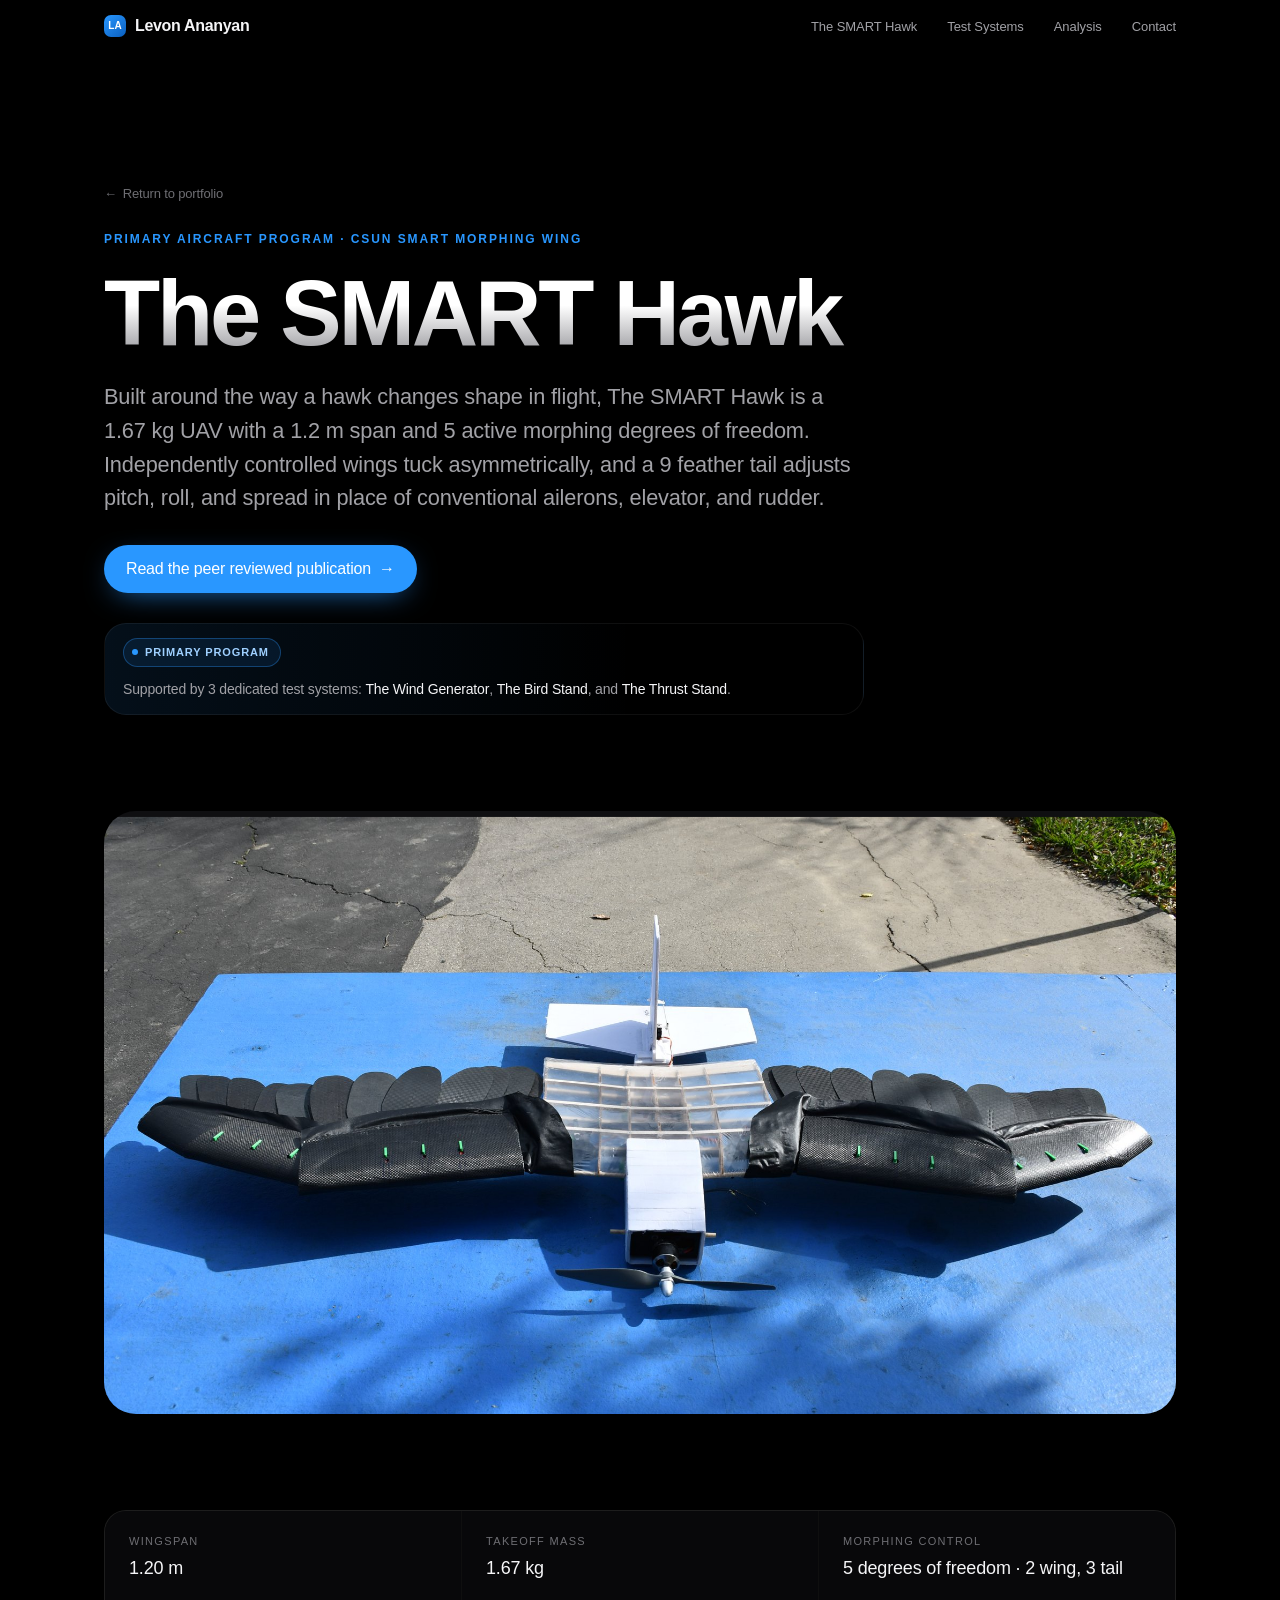
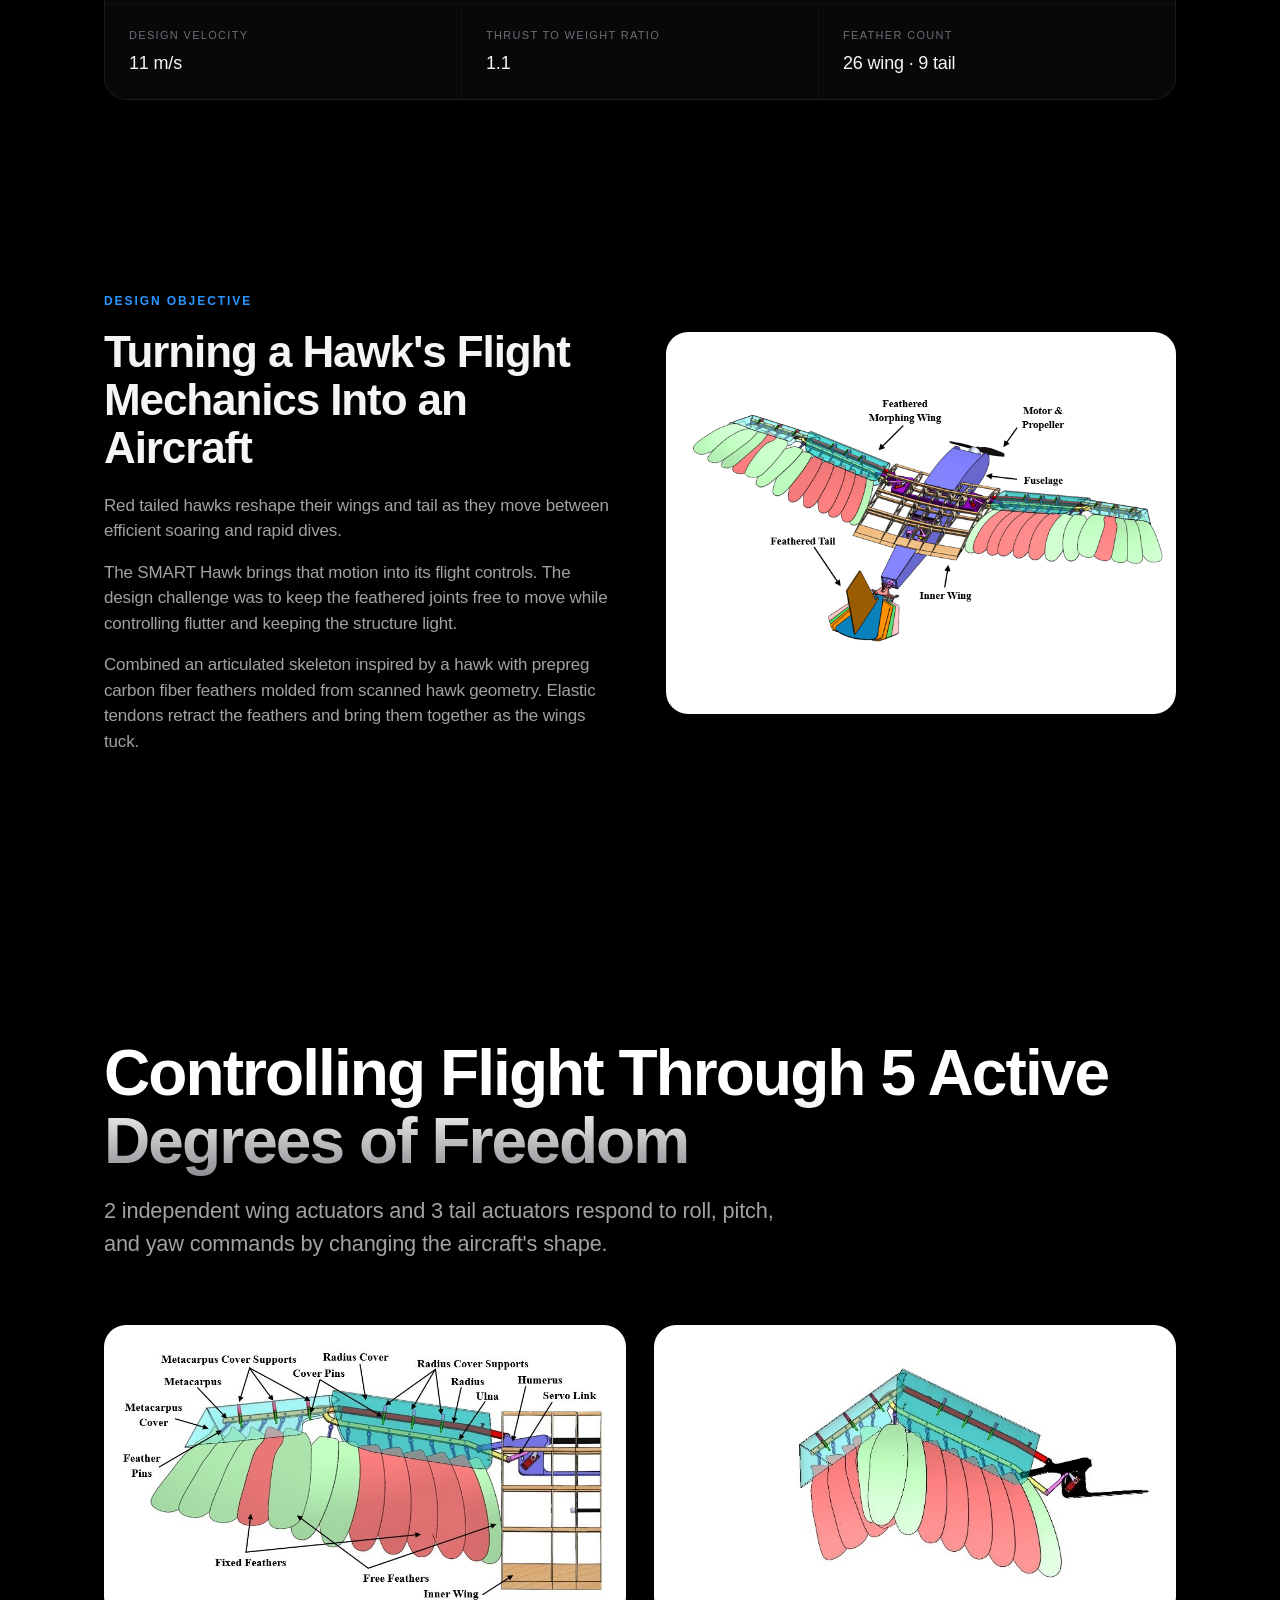
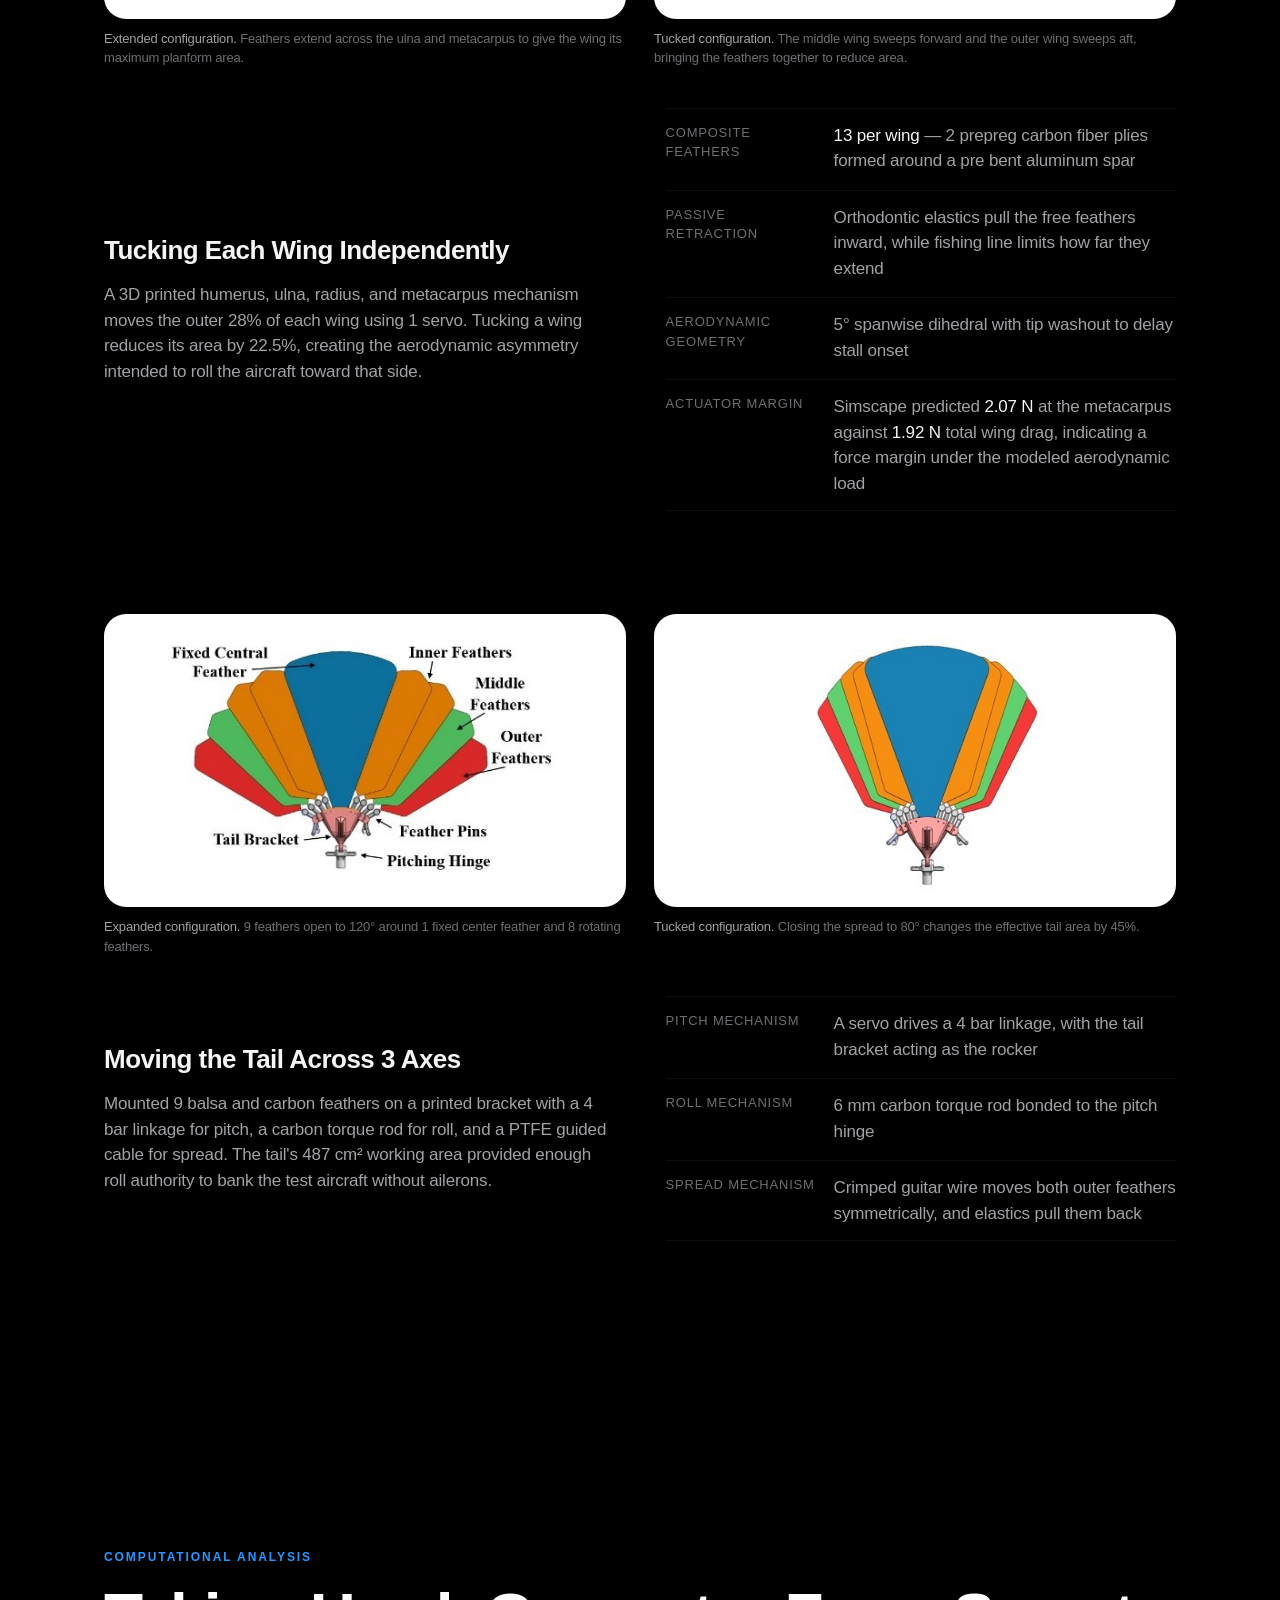
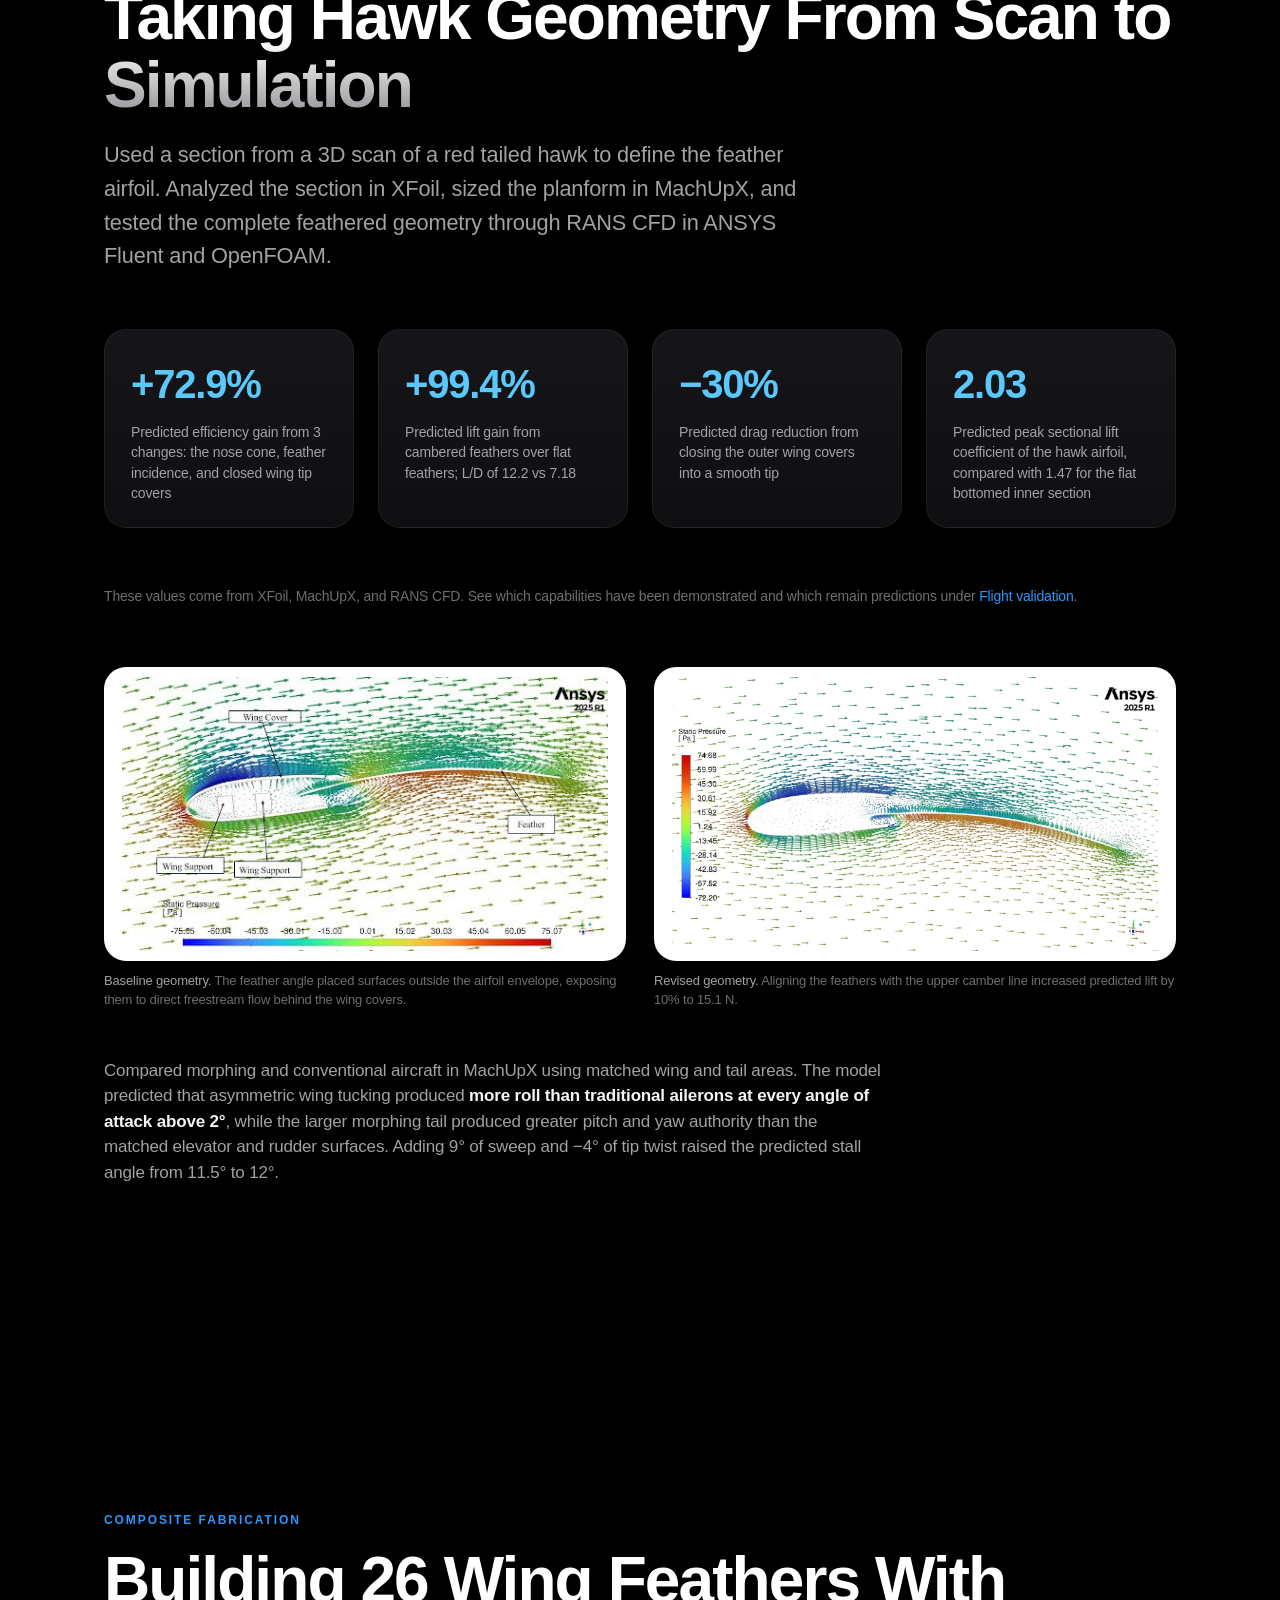
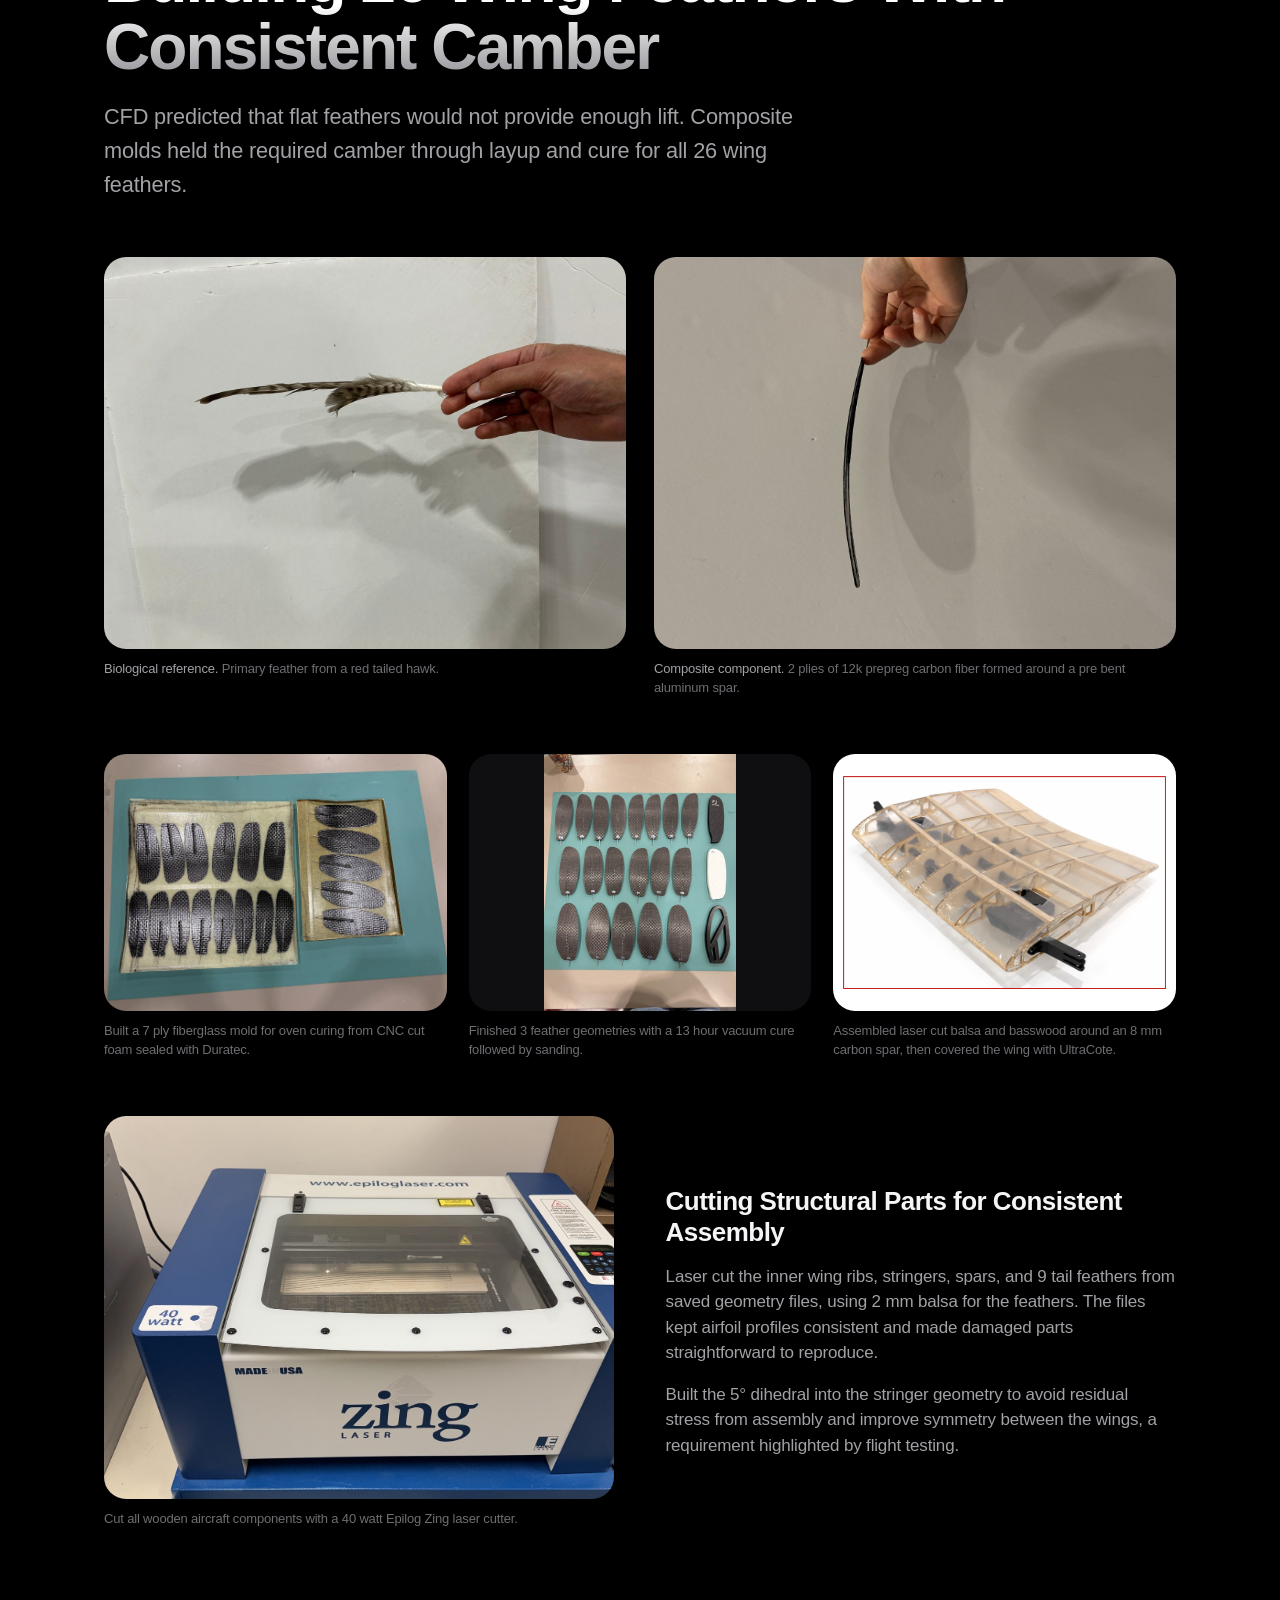
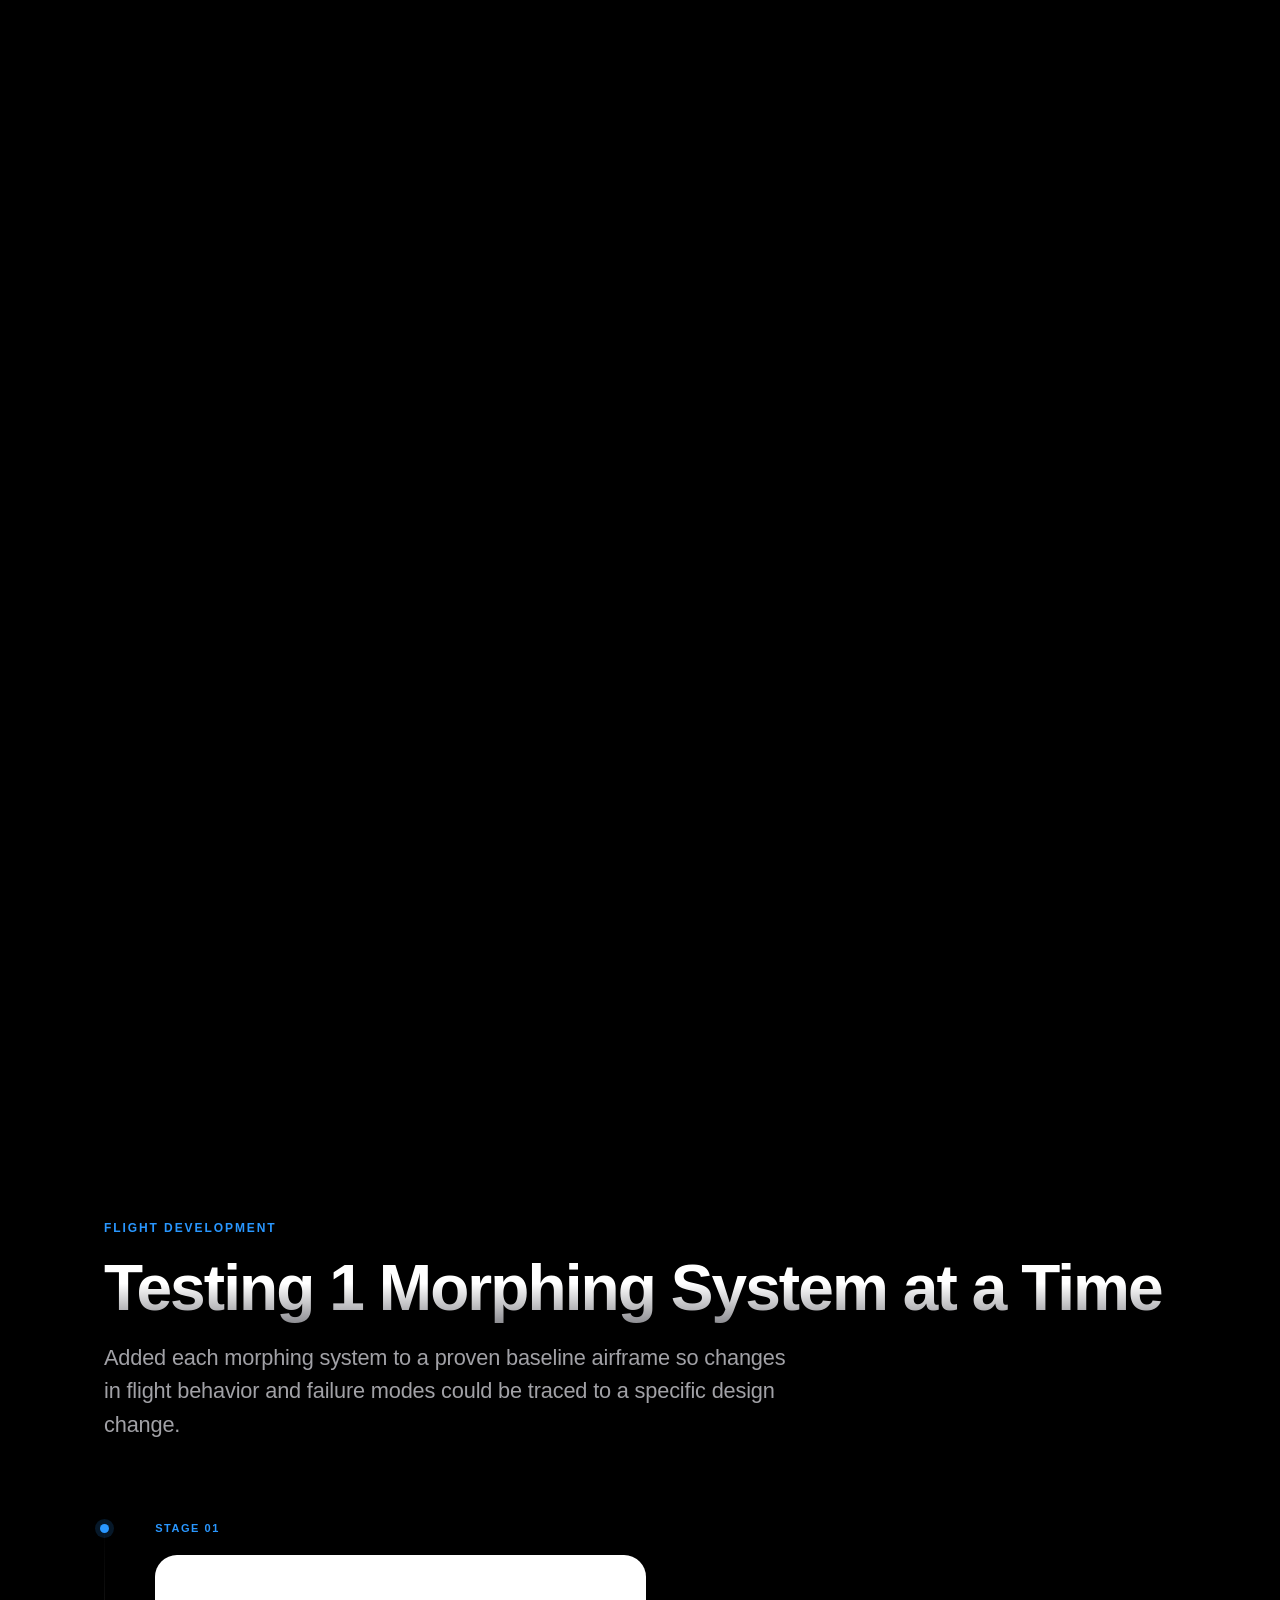
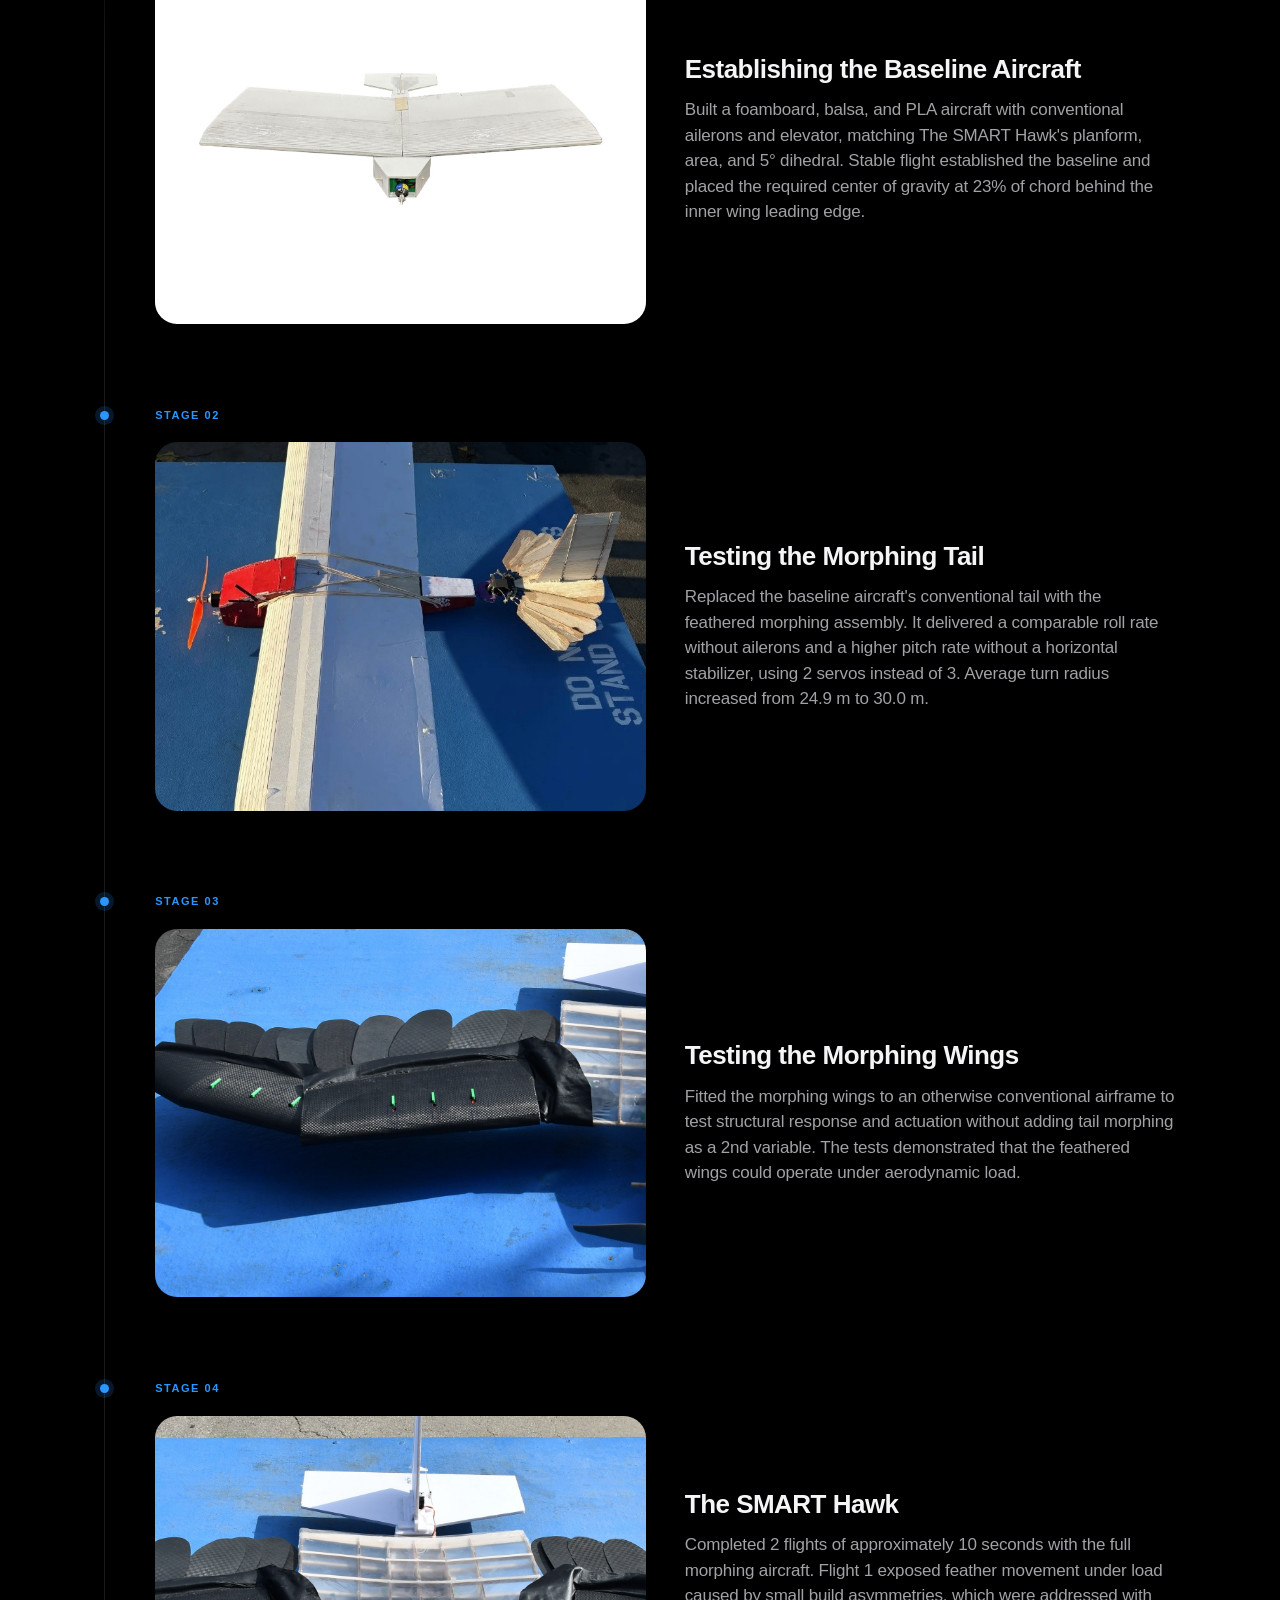
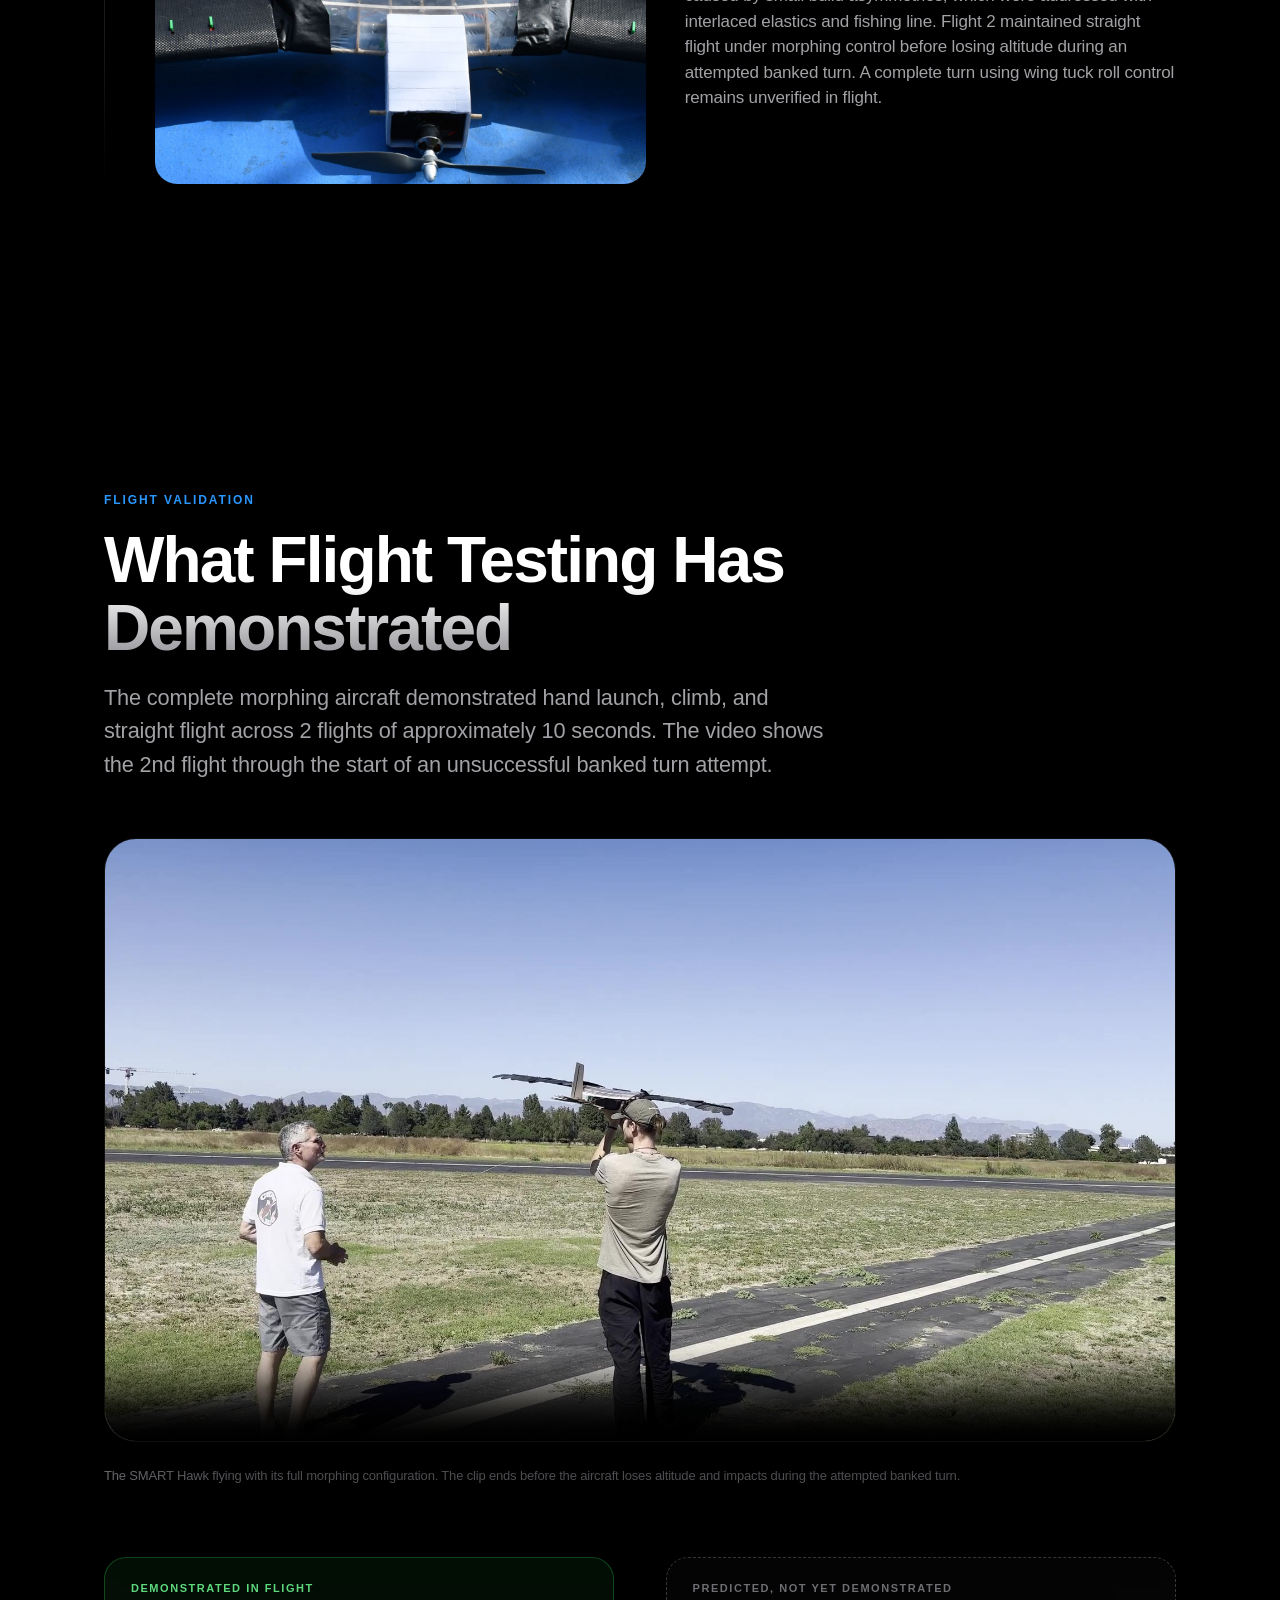
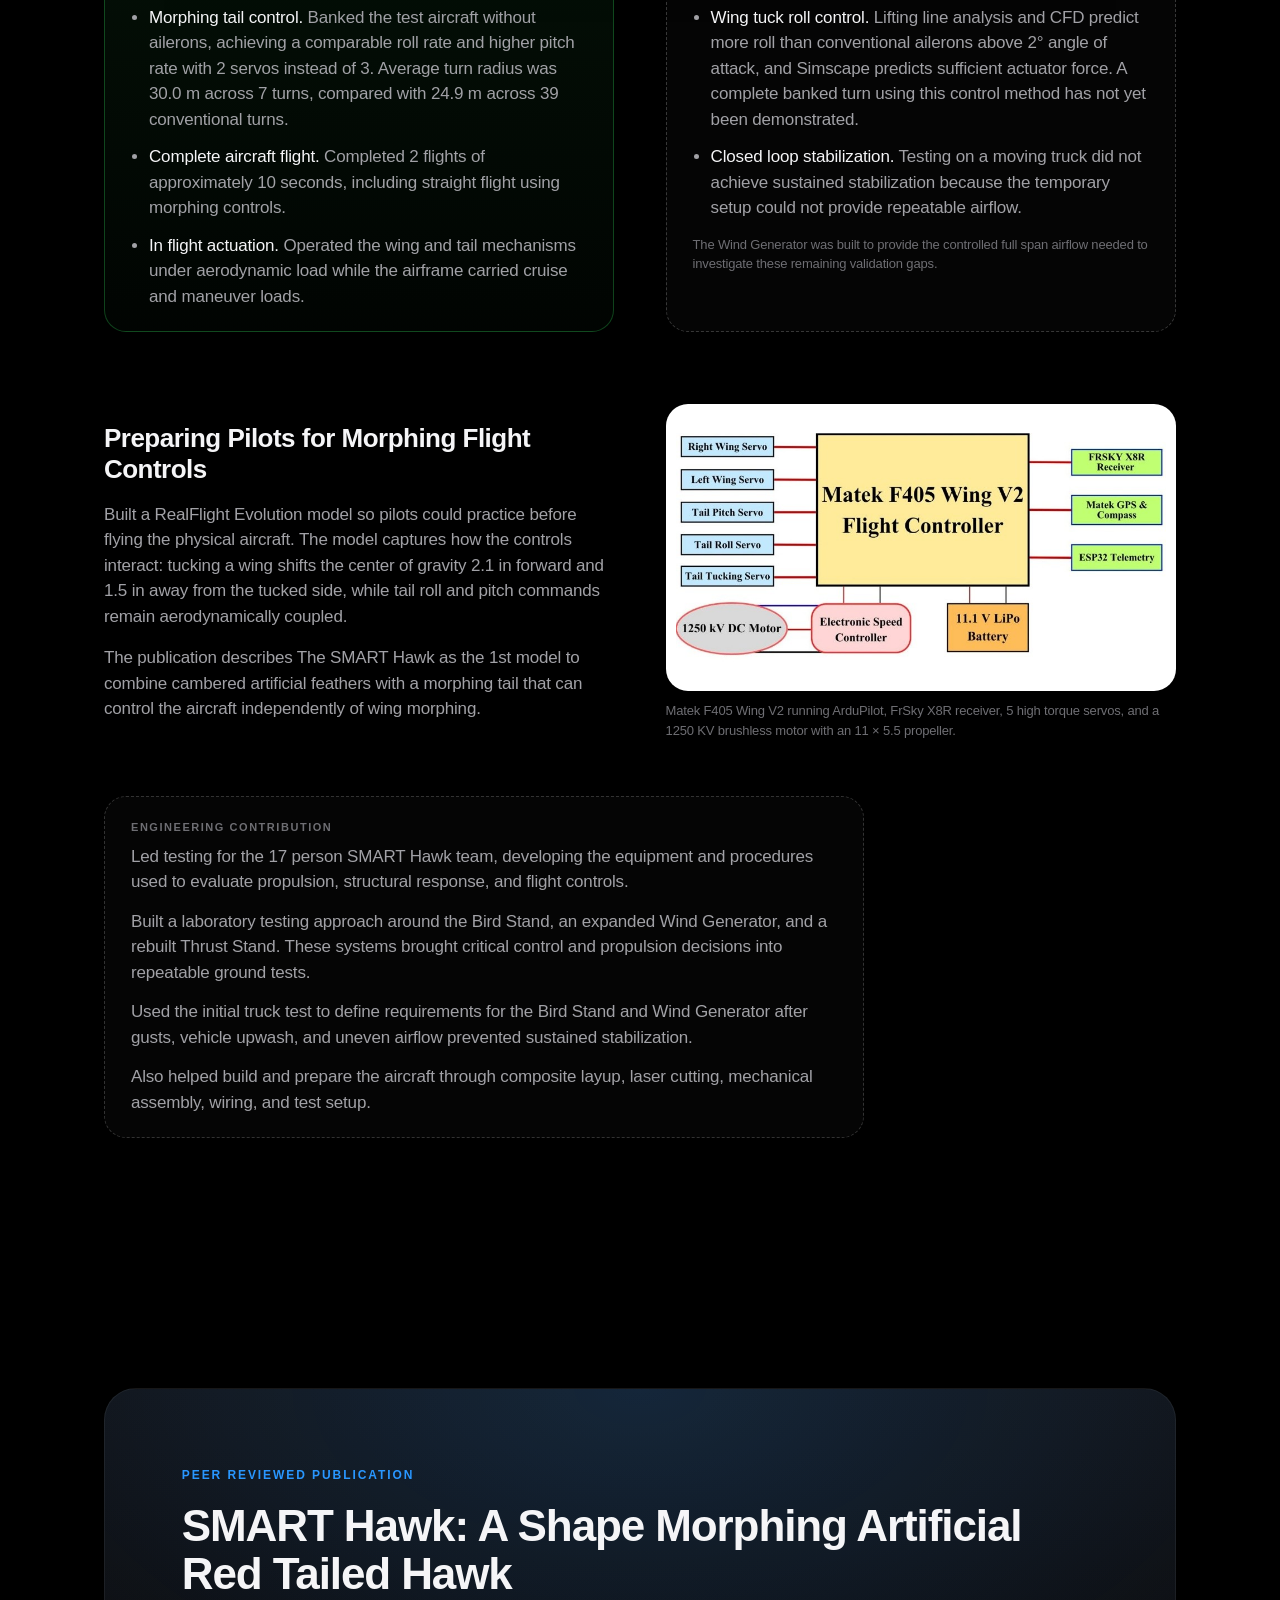
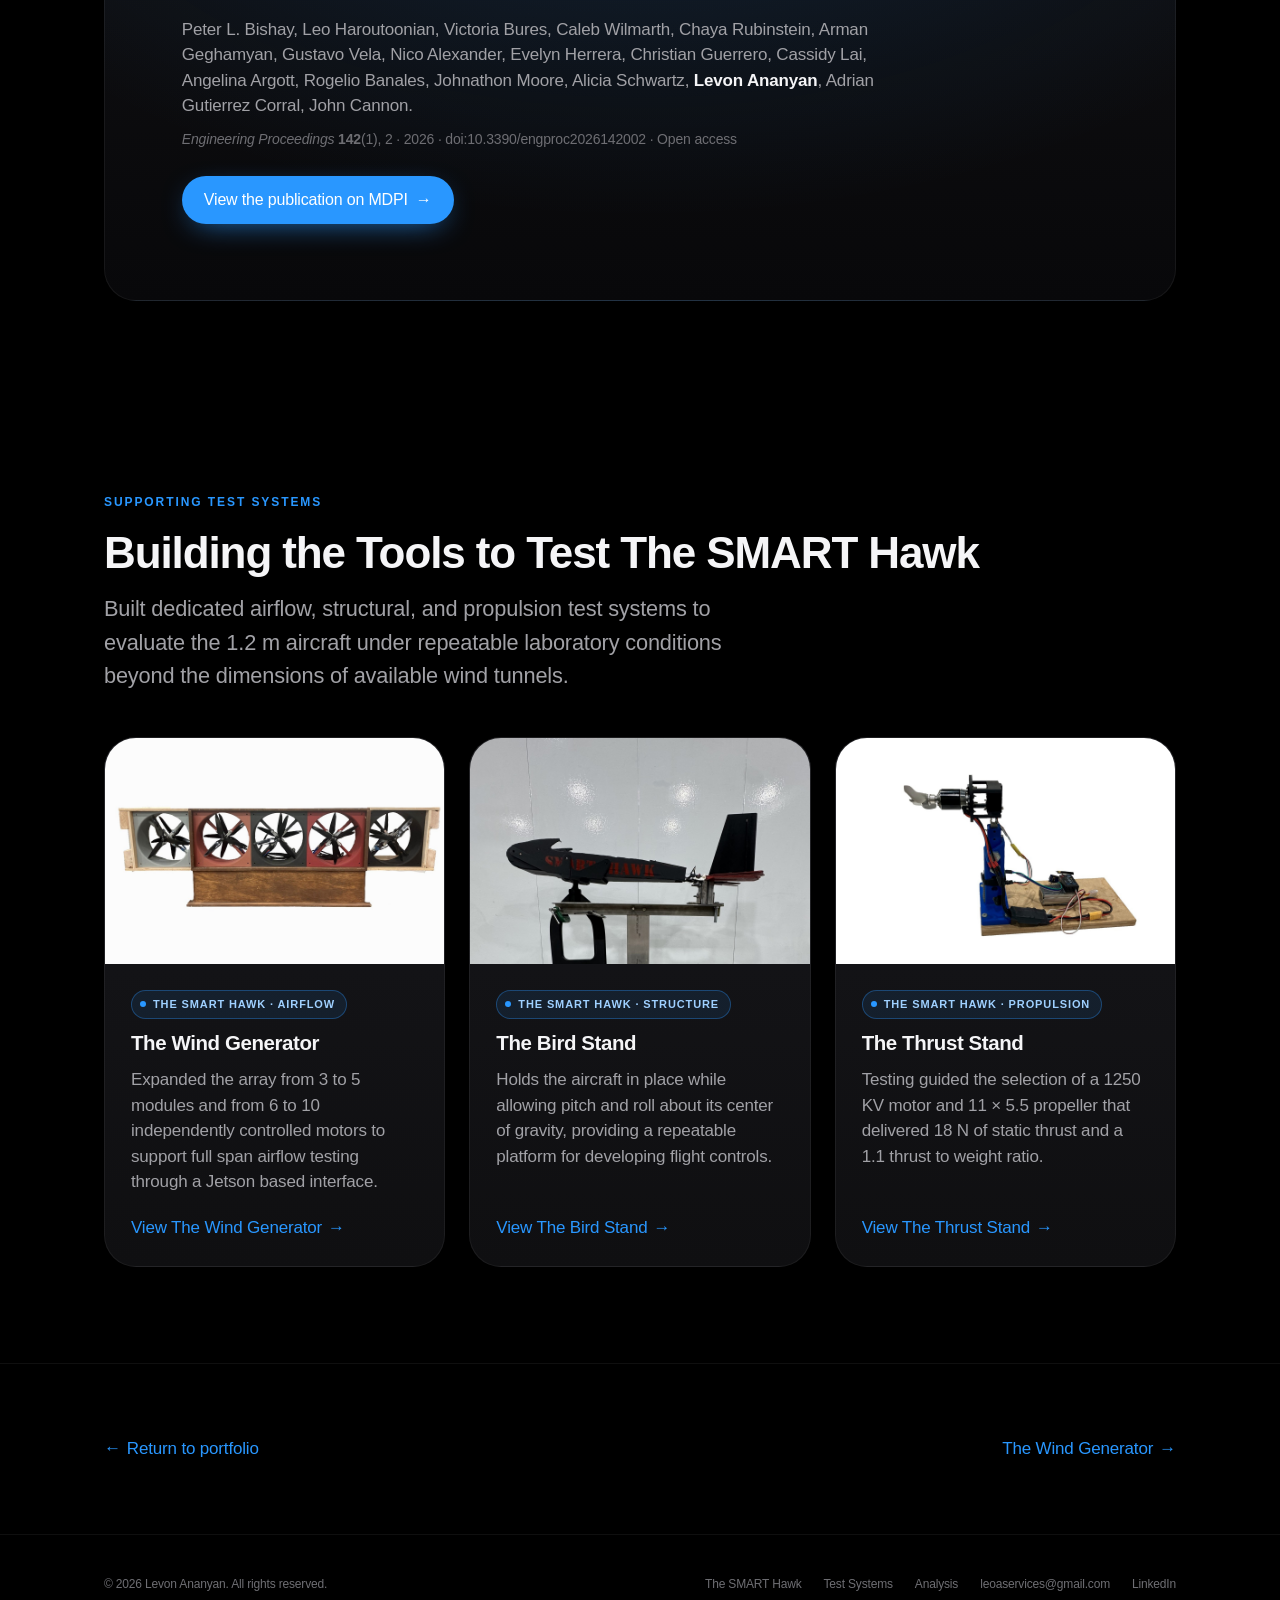
<file: projects/smarthawk.html>
<!DOCTYPE html>
<html lang="en">
<head>
<meta charset="utf-8">
<meta name="viewport" content="width=device-width, initial-scale=1">
<title>The SMART Hawk — Levon Ananyan</title>
<meta name="description" content="The SMART Hawk is a 1.2 m span UAV that replaces conventional control surfaces with 5 morphing degrees of freedom and cambered carbon fiber feathers.">
<meta name="theme-color" content="#000000">
<link rel="stylesheet" href="../assets/css/style.css">
</head>
<body>

<div class="progress" aria-hidden="true"></div>

<header class="nav is-stuck">
  <div class="nav__inner">
    <a class="nav__brand" href="../index.html">
      <span class="nav__mark">LA</span>
      <span>Levon Ananyan</span>
    </a>
    <nav>
      <ul class="nav__links">
        <li><a href="../index.html#smarthawk">The SMART Hawk</a></li>
        <li><a href="../index.html#program">Test Systems</a></li>
        <li><a href="../index.html#independent">Analysis</a></li>
        <li><a href="../index.html#contact">Contact</a></li>
      </ul>
    </nav>
    <button class="nav__toggle" aria-label="Open navigation menu" aria-expanded="false"><span></span></button>
  </div>
</header>

<main>

<!-- ===================== PAGE HERO ===================== -->
<section class="page-hero">
  <div class="wrap">
    <a class="crumb" href="../index.html"><span aria-hidden="true">&larr;</span> Return to portfolio</a>
    <p class="eyebrow" data-reveal>Primary aircraft program · CSUN Smart Morphing Wing</p>
    <h1 class="display gradient-text" data-reveal style="--d:80ms">The SMART&nbsp;Hawk</h1>
    <p class="lead" data-reveal style="--d:160ms;max-width:780px;margin:20px 0 30px">
      Built around the way a hawk changes shape in flight, The SMART Hawk is a 1.67&nbsp;kg UAV with a 1.2&nbsp;m span and 5 active morphing degrees of freedom. Independently controlled wings tuck asymmetrically, and a 9 feather tail adjusts pitch, roll, and spread in place of conventional ailerons, elevator, and rudder.
    </p>

    <p data-reveal style="--d:200ms;margin-bottom:30px">
      <a class="btn" href="https://www.mdpi.com/2673-4591/142/1/2" target="_blank" rel="noopener">
        Read the peer reviewed publication <span aria-hidden="true">&rarr;</span>
      </a>
    </p>

    <div class="lineage-bar" data-reveal style="--d:60ms;margin-bottom:26px;max-width:760px">
      <span class="chip chip--program"><span class="chip__dot"></span>Primary program</span>
      <span>Supported by 3 dedicated test systems: <strong>The Wind Generator</strong>, <strong>The Bird Stand</strong>, and <strong>The Thrust Stand</strong>.</span>
    </div>
  </div>
</section>

<!-- ===================== HERO IMAGE ===================== -->
<section class="section section--tight" style="padding-top:0">
  <div class="wrap">
    <figure class="media media--16x9" data-reveal="scale" data-label="The SMART Hawk aircraft"
            style="border-radius:var(--radius-lg);box-shadow:0 60px 120px -60px #000">
      <img src="../assets/img/smarthawk/hero.jpg" alt="The SMART Hawk with both morphing wings fully extended" data-parallax="0.08">
    </figure>
  </div>
</section>

<!-- ===================== SPECS ===================== -->
<section class="section section--tight" style="padding-top:0">
  <div class="wrap">
    <div class="specs" data-reveal>
      <div class="spec"><div class="spec__k">Wingspan</div><div class="spec__v">1.20 m</div></div>
      <div class="spec"><div class="spec__k">Takeoff mass</div><div class="spec__v">1.67 kg</div></div>
      <div class="spec"><div class="spec__k">Morphing control</div><div class="spec__v">5 degrees of freedom · 2 wing, 3 tail</div></div>
      <div class="spec"><div class="spec__k">Design velocity</div><div class="spec__v">11 m/s</div></div>
      <div class="spec"><div class="spec__k">Thrust to weight ratio</div><div class="spec__v">1.1</div></div>
      <div class="spec"><div class="spec__k">Feather count</div><div class="spec__v">26 wing · 9 tail</div></div>
    </div>
  </div>
</section>

<!-- ===================== WHY ===================== -->
<section class="section section--tight">
  <div class="wrap">
    <div class="duo">
      <div data-reveal>
        <p class="eyebrow">Design objective</p>
        <h2 class="h2" style="margin-bottom:20px">Turning a Hawk's Flight Mechanics Into an Aircraft</h2>
        <p class="body" style="margin-bottom:16px">
          Red tailed hawks reshape their wings and tail as they move between efficient soaring and rapid dives.
        </p>
        <p class="body" style="margin-bottom:16px">
          The SMART Hawk brings that motion into its flight controls. The design challenge was to keep the feathered joints free to move while controlling flutter and keeping the structure light.
        </p>
        <p class="body">
          Combined an articulated skeleton inspired by a hawk with prepreg carbon fiber feathers molded from scanned hawk geometry. Elastic tendons retract the feathers and bring them together as the wings tuck.
        </p>
      </div>
      <figure class="media media--4x3 media--contain media--paper" data-reveal="scale" data-label="The SMART Hawk CAD model">
        <img src="../assets/img/smarthawk/cad-model.png" alt="Annotated CAD model of The SMART Hawk showing the morphing wings, inner wing, fuselage, and feathered tail">
      </figure>
    </div>
  </div>
</section>

<!-- ===================== HOW IT MOVES ===================== -->
<section class="section" id="morphing">
  <div class="wrap">
    <p class="eyebrow" data-reveal>How the aircraft changes shape</p>
    <h2 class="h1 gradient-text" data-reveal style="margin-bottom:18px">Controlling Flight Through 5 Active Degrees of Freedom</h2>
    <p class="lead" data-reveal style="max-width:680px;margin-bottom:clamp(36px,5vw,64px)">
      2 independent wing actuators and 3 tail actuators respond to roll, pitch, and yaw commands by changing the aircraft's shape.
    </p>

    <!-- Wings -->
    <div style="margin-bottom:clamp(56px,8vw,104px)">
      <div class="figpair" style="margin-bottom:clamp(26px,3.4vw,40px)">
        <figure class="fig" data-reveal>
          <div class="media media--16x9 media--contain media--paper" data-label="Wing extended">
            <img src="../assets/img/smarthawk/wing-extended.jpg" alt="Morphing wing assembly in the extended configuration">
          </div>
          <figcaption class="fig__cap"><b>Extended configuration.</b> Feathers extend across the ulna and metacarpus to give the wing its maximum planform area.</figcaption>
        </figure>
        <figure class="fig" data-reveal style="--d:100ms">
          <div class="media media--16x9 media--contain media--paper" data-label="Wing tucked">
            <img src="../assets/img/smarthawk/wing-tucked.jpg" alt="Morphing wing assembly in the tucked configuration">
          </div>
          <figcaption class="fig__cap"><b>Tucked configuration.</b> The middle wing sweeps forward and the outer wing sweeps aft, bringing the feathers together to reduce area.</figcaption>
        </figure>
      </div>
      <div class="duo">
        <div data-reveal>
          <h3 class="h3" style="margin-bottom:16px">Tucking Each Wing Independently</h3>
          <p class="body">
            A 3D printed humerus, ulna, radius, and metacarpus mechanism moves the outer 28% of each wing using 1 servo. Tucking a wing reduces its area by 22.5%, creating the aerodynamic asymmetry intended to roll the aircraft toward that side.
          </p>
        </div>
        <div class="dl" data-reveal style="--d:120ms">
          <div class="dl__row"><div class="dl__k">Composite feathers</div><div class="dl__v"><strong>13 per wing</strong> &mdash; 2 prepreg carbon fiber plies formed around a pre bent aluminum spar</div></div>
          <div class="dl__row"><div class="dl__k">Passive retraction</div><div class="dl__v">Orthodontic elastics pull the free feathers inward, while fishing line limits how far they extend</div></div>
          <div class="dl__row"><div class="dl__k">Aerodynamic geometry</div><div class="dl__v">5&deg; spanwise dihedral with tip washout to delay stall onset</div></div>
          <div class="dl__row"><div class="dl__k">Actuator margin</div><div class="dl__v">Simscape predicted <strong>2.07&nbsp;N</strong> at the metacarpus against <strong>1.92&nbsp;N</strong> total wing drag, indicating a force margin under the modeled aerodynamic load</div></div>
        </div>
      </div>
    </div>

    <!-- Tail -->
    <div>
      <div class="figpair" style="margin-bottom:clamp(26px,3.4vw,40px)">
        <figure class="fig" data-reveal>
          <div class="media media--16x9 media--contain media--paper" data-label="Tail expanded">
            <img src="../assets/img/smarthawk/tail-extended.jpg" alt="Tail feathers fully expanded">
          </div>
          <figcaption class="fig__cap"><b>Expanded configuration.</b> 9 feathers open to 120&deg; around 1 fixed center feather and 8 rotating feathers.</figcaption>
        </figure>
        <figure class="fig" data-reveal style="--d:100ms">
          <div class="media media--16x9 media--contain media--paper" data-label="Tail tucked">
            <img src="../assets/img/smarthawk/tail-tucked.jpg" alt="Tail feathers tucked">
          </div>
          <figcaption class="fig__cap"><b>Tucked configuration.</b> Closing the spread to 80&deg; changes the effective tail area by 45%.</figcaption>
        </figure>
      </div>
      <div class="duo">
        <div data-reveal>
          <h3 class="h3" style="margin-bottom:16px">Moving the Tail Across 3 Axes</h3>
          <p class="body">
            Mounted 9 balsa and carbon feathers on a printed bracket with a 4 bar linkage for pitch, a carbon torque rod for roll, and a PTFE guided cable for spread. The tail's 487&nbsp;cm&sup2; working area provided enough roll authority to bank the test aircraft without ailerons.
          </p>
        </div>
        <div class="dl" data-reveal style="--d:120ms">
          <div class="dl__row"><div class="dl__k">Pitch mechanism</div><div class="dl__v">A servo drives a 4 bar linkage, with the tail bracket acting as the rocker</div></div>
          <div class="dl__row"><div class="dl__k">Roll mechanism</div><div class="dl__v">6 mm carbon torque rod bonded to the pitch hinge</div></div>
          <div class="dl__row"><div class="dl__k">Spread mechanism</div><div class="dl__v">Crimped guitar wire moves both outer feathers symmetrically, and elastics pull them back</div></div>
        </div>
      </div>
    </div>
  </div>
</section>

<!-- ===================== DESIGN / ANALYSIS ===================== -->
<section class="section" id="analysis">
  <div class="wrap">
    <p class="eyebrow" data-reveal>Computational analysis</p>
    <h2 class="h1 gradient-text" data-reveal style="margin-bottom:18px">Taking Hawk Geometry From Scan to Simulation</h2>
    <p class="lead" data-reveal style="max-width:720px;margin-bottom:clamp(36px,5vw,56px)">
      Used a section from a 3D scan of a red tailed hawk to define the feather airfoil. Analyzed the section in XFoil, sized the planform in MachUpX, and tested the complete feathered geometry through RANS CFD in ANSYS Fluent and OpenFOAM.
    </p>

    <div class="kpis" data-reveal style="margin-bottom:clamp(40px,6vw,72px)">
      <div class="kpi"><div class="kpi__n">+72.9%</div><div class="kpi__l">Predicted efficiency gain from 3 changes: the nose cone, feather incidence, and closed wing tip covers</div></div>
      <div class="kpi"><div class="kpi__n">+99.4%</div><div class="kpi__l">Predicted lift gain from cambered feathers over flat feathers; L/D of 12.2 vs 7.18</div></div>
      <div class="kpi"><div class="kpi__n">&minus;30%</div><div class="kpi__l">Predicted drag reduction from closing the outer wing covers into a smooth tip</div></div>
      <div class="kpi"><div class="kpi__n">2.03</div><div class="kpi__l">Predicted peak sectional lift coefficient of the hawk airfoil, compared with 1.47 for the flat bottomed inner section</div></div>
    </div>

    <p class="small" data-reveal style="margin:-14px 0 clamp(36px,5vw,60px)">
      These values come from XFoil, MachUpX, and RANS CFD. See which capabilities have been demonstrated and which remain predictions under <a class="link" href="#flight" style="font-size:14px">Flight validation</a>.
    </p>

    <div class="figpair" style="margin-bottom:clamp(32px,4vw,48px)">
      <figure class="fig" data-reveal>
        <div class="media media--16x9 media--contain media--paper" data-label="CFD — before">
          <img src="../assets/img/smarthawk/cfd-before.jpg" alt="CFD velocity vector field with the original feather incidence angle">
        </div>
        <figcaption class="fig__cap"><b>Baseline geometry.</b> The feather angle placed surfaces outside the airfoil envelope, exposing them to direct freestream flow behind the wing covers.</figcaption>
      </figure>
      <figure class="fig" data-reveal style="--d:100ms">
        <div class="media media--16x9 media--contain media--paper" data-label="CFD — after">
          <img src="../assets/img/smarthawk/cfd-after.jpg" alt="CFD velocity vector field after correcting the feather incidence angle">
        </div>
        <figcaption class="fig__cap"><b>Revised geometry.</b> Aligning the feathers with the upper camber line increased predicted lift by 10% to 15.1 N.</figcaption>
      </figure>
    </div>

    <div class="prose" data-reveal>
      <p>
        Compared morphing and conventional aircraft in MachUpX using matched wing and tail areas. The model predicted that asymmetric wing tucking produced
        <strong style="color:var(--text)">more roll than traditional ailerons at every angle of attack above 2°</strong>,
        while the larger morphing tail produced greater pitch and yaw authority than the matched elevator and rudder surfaces. Adding 9° of sweep and &minus;4° of tip twist raised the predicted stall angle from 11.5° to 12°.
      </p>
    </div>
  </div>
</section>

<!-- ===================== MANUFACTURING ===================== -->
<section class="section" id="build">
  <div class="wrap">
    <p class="eyebrow" data-reveal>Composite fabrication</p>
    <h2 class="h1 gradient-text" data-reveal style="margin-bottom:18px">Building 26 Wing Feathers With Consistent Camber</h2>
    <p class="lead" data-reveal style="max-width:720px;margin-bottom:clamp(36px,5vw,56px)">
      CFD predicted that flat feathers would not provide enough lift. Composite molds held the required camber through layup and cure for all 26 wing feathers.
    </p>

    <div class="figpair" style="margin-bottom:clamp(36px,5vw,56px)">
      <figure class="fig" data-reveal>
        <div class="media media--4x3" data-label="Red tailed hawk feather">
          <img src="../assets/img/smarthawk/feather-real.jpg" alt="A real red tailed hawk feather held up to the light">
        </div>
        <figcaption class="fig__cap"><b>Biological reference.</b> Primary feather from a red tailed hawk.</figcaption>
      </figure>
      <figure class="fig" data-reveal style="--d:100ms">
        <div class="media media--4x3" data-label="Carbon fiber feather">
          <img src="../assets/img/smarthawk/feather-carbon.jpg" alt="The fabricated carbon fiber feather, showing its camber">
        </div>
        <figcaption class="fig__cap"><b>Composite component.</b> 2 plies of 12k prepreg carbon fiber formed around a pre bent aluminum spar.</figcaption>
      </figure>
    </div>

    <div class="figtrio" style="margin-bottom:clamp(36px,5vw,56px)" data-stagger="90">
      <figure class="fig" data-reveal>
        <div class="media media--4x3" data-label="Fiberglass molds">
          <img src="../assets/img/smarthawk/feather-molds.jpg" alt="Fiberglass feather molds loaded with prepreg layups">
        </div>
        <figcaption class="fig__cap">Built a 7 ply fiberglass mold for oven curing from CNC cut foam sealed with Duratec.</figcaption>
      </figure>
      <figure class="fig" data-reveal>
        <div class="media media--4x3 media--contain" data-label="Cured feathers">
          <img src="../assets/img/smarthawk/feathers-cured.jpg" alt="Cured prepreg carbon fiber wing feathers in 3 geometries">
        </div>
        <figcaption class="fig__cap">Finished 3 feather geometries with a 13 hour vacuum cure followed by sanding.</figcaption>
      </figure>
      <figure class="fig" data-reveal>
        <div class="media media--4x3 media--contain media--paper" data-label="Inner wing">
          <img src="../assets/img/smarthawk/inner-wing-built.png" alt="The assembled balsa and basswood inner wing under heat shrink film">
        </div>
        <figcaption class="fig__cap">Assembled laser cut balsa and basswood around an 8 mm carbon spar, then covered the wing with UltraCote.</figcaption>
      </figure>
    </div>

    <div class="duo" style="margin-bottom:clamp(40px,6vw,64px)">
      <figure class="fig" data-reveal="left">
        <div class="media media--4x3" data-label="Laser cutter">
          <img src="../assets/img/smarthawk/laser-cutter.jpg" alt="The 40 watt Epilog Zing laser cutter used to cut the balsa and basswood parts">
        </div>
        <figcaption class="fig__cap">Cut all wooden aircraft components with a 40 watt Epilog Zing laser cutter.</figcaption>
      </figure>
      <div data-reveal="right" style="--d:120ms">
        <h3 class="h3" style="margin-bottom:16px">Cutting Structural Parts for Consistent Assembly</h3>
        <p class="body" style="margin-bottom:16px">
          Laser cut the inner wing ribs, stringers, spars, and 9 tail feathers from saved geometry files, using 2&nbsp;mm balsa for the feathers. The files kept airfoil profiles consistent and made damaged parts straightforward to reproduce.
        </p>
        <p class="body">
          Built the 5&deg; dihedral into the stringer geometry to avoid residual stress from assembly and improve symmetry between the wings, a requirement highlighted by flight testing.
        </p>
      </div>
    </div>

    <div class="prose" data-reveal>
      <h3 class="h3" style="margin-top:0">Choosing Materials Through Testing and Structural Analysis</h3>
      <p>
        Tested ASTM&nbsp;D638 specimens in PLA, PLA&nbsp;Aero, ASA, and carbon filled PLA at 4 gyroid infill levels on a 10&nbsp;kN tensile machine. For PLA and PLA&nbsp;CF, 15% infill outperformed 30%, guiding the choice of 15% gyroid for most printed parts. PLA&nbsp;CF was selected for loaded wing mechanisms and UV resistant ASA for the tail.
      </p>
      <p>
        Checked components against a 1.5 factor of safety target using Brittle Coulomb Mohr for printed and wooden parts and Tsai Hill for composites. Predicted margins were 1.45 for the wing mechanism, 1.45 for the tail bracket, and 1.05 for the pitch hinge. Replaceable components made the airframe easier to repair after flight damage.
      </p>
    </div>
  </div>
</section>

<!-- ===================== TOOLING ===================== -->
<section class="section section--tight" id="tooling">
  <div class="wrap">
    <div class="duo">
      <div data-reveal>
        <p class="eyebrow">Structural analysis tool</p>
        <h2 class="h2" style="margin-bottom:20px">The Tail Calculator</h2>
        <p class="body" style="margin-bottom:16px">
          Built the Tail Calculator to check bending from the cantilevered 9 feather tail and torsion from the roll servo. It updates the analysis as tail mass, actuator torque, and rod geometry change, reducing repeated manual calculations.
        </p>
        <p class="body" style="margin-bottom:16px">
          The tool models the tail rod as a cantilever with an end load. Users can enter servo torque directly or calculate it from tangential force and moment arm, then find support reactions, maximum bending moment, total torsion, and combined stresses for the chosen rod diameter.
        </p>
        <p class="body">
          CSV exports and generated Arduino compatible constants carry the same results into project documentation and embedded code, keeping the analysis traceable.
        </p>
      </div>
      <figure class="fig" data-reveal="scale" style="--d:120ms">
        <div class="media media--16x9 media--contain" data-label="The Tail Calculator">
          <img src="../assets/img/smarthawk/tail-calculator.png" alt="The Tail Calculator interface for cantilever bending and torsion analysis">
        </div>
        <figcaption class="fig__cap">The interface connects input values to calculated reactions, moments, and stresses, with CSV export and generated firmware constants.</figcaption>
      </figure>
    </div>
  </div>
</section>

<!-- ===================== EVOLUTION ===================== -->
<section class="section" id="evolution">
  <div class="wrap">
    <p class="eyebrow" data-reveal>Flight development</p>
    <h2 class="h1 gradient-text" data-reveal style="margin-bottom:18px">Testing 1 Morphing System at a Time</h2>
    <p class="lead" data-reveal style="max-width:700px;margin-bottom:clamp(40px,6vw,72px)">
      Added each morphing system to a proven baseline airframe so changes in flight behavior and failure modes could be traced to a specific design change.
    </p>

    <div class="timeline">

      <article class="tl-item" data-reveal>
        <span class="tl-item__stage">Stage 01</span>
        <div class="tl-item__grid">
          <figure class="media media--4x3 media--contain media--paper" data-label="Conventional testbed">
            <img src="../assets/img/smarthawk/evolution-01.jpg" alt="The conventional foamboard RC testbed">
          </figure>
          <div>
            <h3 class="h3" style="margin-bottom:12px">Establishing the Baseline Aircraft</h3>
            <p class="body">Built a foamboard, balsa, and PLA aircraft with conventional ailerons and elevator, matching The SMART Hawk's planform, area, and 5° dihedral. Stable flight established the baseline and placed the required center of gravity at 23% of chord behind the inner wing leading edge.</p>
          </div>
        </div>
      </article>

      <article class="tl-item" data-reveal>
        <span class="tl-item__stage">Stage 02</span>
        <div class="tl-item__grid">
          <figure class="media media--4x3" data-label="Morphing tail on a conventional wing">
            <img src="../assets/img/smarthawk/evolution-02.jpg" alt="The morphing feathered tail fitted to a conventional RC wing">
          </figure>
          <div>
            <h3 class="h3" style="margin-bottom:12px">Testing the Morphing Tail</h3>
            <p class="body">Replaced the baseline aircraft's conventional tail with the feathered morphing assembly. It delivered a comparable roll rate without ailerons and a higher pitch rate without a horizontal stabilizer, using 2 servos instead of 3. Average turn radius increased from 24.9 m to 30.0 m.</p>
          </div>
        </div>
      </article>

      <article class="tl-item" data-reveal>
        <span class="tl-item__stage">Stage 03</span>
        <div class="tl-item__grid">
          <figure class="media media--4x3" data-label="Feathered morphing wing">
            <img src="../assets/img/smarthawk/evolution-03.jpg" alt="Close up of the feathered morphing wing">
          </figure>
          <div>
            <h3 class="h3" style="margin-bottom:12px">Testing the Morphing Wings</h3>
            <p class="body">Fitted the morphing wings to an otherwise conventional airframe to test structural response and actuation without adding tail morphing as a 2nd variable. The tests demonstrated that the feathered wings could operate under aerodynamic load.</p>
          </div>
        </div>
      </article>

      <article class="tl-item" data-reveal>
        <span class="tl-item__stage">Stage 04</span>
        <div class="tl-item__grid">
          <figure class="media media--4x3" data-label="The SMART Hawk">
            <img src="../assets/img/smarthawk/evolution-04.jpg" alt="The complete configuration of The SMART Hawk with morphing wings and tail">
          </figure>
          <div>
            <h3 class="h3" style="margin-bottom:12px">The SMART Hawk</h3>
            <p class="body">Completed 2 flights of approximately 10 seconds with the full morphing aircraft. Flight 1 exposed feather movement under load caused by small build asymmetries, which were addressed with interlaced elastics and fishing line. Flight 2 maintained straight flight under morphing control before losing altitude during an attempted banked turn. A complete turn using wing tuck roll control remains unverified in flight.</p>
          </div>
        </div>
      </article>

    </div>
  </div>
</section>

<!-- ===================== FLIGHT TESTING ===================== -->
<section class="section" id="flight">
  <div class="wrap">
    <p class="eyebrow" data-reveal>Flight validation</p>
    <h2 class="h1 gradient-text" data-reveal style="margin-bottom:18px">What Flight Testing Has Demonstrated</h2>
    <p class="lead" data-reveal style="max-width:740px;margin-bottom:clamp(36px,5vw,56px)">
      The complete morphing aircraft demonstrated hand launch, climb, and straight flight across 2 flights of approximately 10 seconds. The video shows the 2nd flight through the start of an unsuccessful banked turn attempt.
    </p>

    <figure class="fig" data-reveal="scale" style="margin-bottom:clamp(40px,6vw,72px)">
      <div class="videobox">
        <video src="../assets/video/smarthawk-flight.mp4"
               poster="../assets/img/smarthawk/flight-poster.jpg"
               controls muted loop playsinline preload="metadata"></video>
      </div>
      <figcaption class="fig__cap" style="margin-top:14px">
        The SMART Hawk flying with its full morphing configuration. The clip ends before the aircraft loses altitude and impacts during the attempted banked turn.
      </figcaption>
    </figure>

    <div class="duo" style="align-items:stretch">

      <div class="callout callout--proven" data-reveal>
        <div class="callout__k">Demonstrated in flight</div>
        <ul>
          <li><strong>Morphing tail control.</strong> Banked the test aircraft without ailerons, achieving a comparable roll rate and higher pitch rate with 2 servos instead of 3. Average turn radius was 30.0&nbsp;m across 7 turns, compared with 24.9&nbsp;m across 39 conventional turns.</li>
          <li><strong>Complete aircraft flight.</strong> Completed 2 flights of approximately 10 seconds, including straight flight using morphing controls.</li>
          <li><strong>In flight actuation.</strong> Operated the wing and tail mechanisms under aerodynamic load while the airframe carried cruise and maneuver loads.</li>
        </ul>
      </div>

      <div class="callout callout--open" data-reveal style="--d:120ms">
        <div class="callout__k">Predicted, not yet demonstrated</div>
        <ul>
          <li><strong>Wing tuck roll control.</strong> Lifting line analysis and CFD predict more roll than conventional ailerons above 2° angle of attack, and Simscape predicts sufficient actuator force. A complete banked turn using this control method has not yet been demonstrated.</li>
          <li><strong>Closed loop stabilization.</strong> Testing on a moving truck did not achieve sustained stabilization because the temporary setup could not provide repeatable airflow.</li>
        </ul>
        <p class="callout__note">
          The Wind Generator was built to provide the controlled full span airflow needed to investigate these remaining validation gaps.
        </p>
      </div>

    </div>

    <div class="duo" style="margin-top:clamp(40px,6vw,72px)">
      <div data-reveal>
        <h3 class="h3" style="margin-bottom:16px">Preparing Pilots for Morphing Flight Controls</h3>
        <p class="body" style="margin-bottom:16px">
          Built a RealFlight Evolution model so pilots could practice before flying the physical aircraft. The model captures how the controls interact: tucking a wing shifts the center of gravity 2.1&nbsp;in forward and 1.5&nbsp;in away from the tucked side, while tail roll and pitch commands remain aerodynamically coupled.
        </p>
        <p class="body">
          The publication describes The SMART Hawk as the 1st model to combine cambered artificial feathers with a morphing tail that can control the aircraft independently of wing morphing.
        </p>
      </div>
      <figure class="fig" data-reveal="scale" style="--d:120ms">
        <div class="media media--16x9 media--contain media--paper" data-label="Avionics diagram">
          <img src="../assets/img/smarthawk/avionics.jpg" alt="The SMART Hawk avionics architecture block diagram">
        </div>
        <figcaption class="fig__cap">Matek F405 Wing V2 running ArduPilot, FrSky X8R receiver, 5 high torque servos, and a 1250&nbsp;KV brushless motor with an 11&nbsp;&times;&nbsp;5.5 propeller.</figcaption>
      </figure>
    </div>

    <div class="callout" data-reveal style="margin-top:clamp(36px,5vw,56px);max-width:760px">
      <div class="callout__k">Engineering contribution</div>
      <p class="body" style="margin-bottom:14px">
        Led testing for the 17 person SMART Hawk team, developing the equipment and procedures used to evaluate propulsion, structural response, and flight controls.
      </p>
      <p class="body" style="margin-bottom:14px">
        Built a laboratory testing approach around the Bird Stand, an expanded Wind Generator, and a rebuilt Thrust Stand. These systems brought critical control and propulsion decisions into repeatable ground tests.
      </p>
      <p class="body" style="margin-bottom:14px">
        Used the initial truck test to define requirements for the Bird Stand and Wind Generator after gusts, vehicle upwash, and uneven airflow prevented sustained stabilization.
      </p>
      <p class="body" style="margin:0">
        Also helped build and prepare the aircraft through composite layup, laser cutting, mechanical assembly, wiring, and test setup.
      </p>
    </div>
  </div>
</section>

<!-- ===================== PAPER ===================== -->
<section class="section section--tight" id="paper">
  <div class="wrap">
    <div class="contact" data-reveal="scale" style="text-align:left">
      <p class="eyebrow">Peer reviewed publication</p>
      <h2 class="h2" style="margin-bottom:18px">SMART Hawk: A Shape Morphing Artificial Red Tailed Hawk</h2>
      <p class="body" style="max-width:720px;margin-bottom:10px">
        Peter L. Bishay, Leo Haroutoonian, Victoria Bures, Caleb Wilmarth, Chaya Rubinstein,
        Arman Geghamyan, Gustavo Vela, Nico Alexander, Evelyn Herrera, Christian Guerrero,
        Cassidy Lai, Angelina Argott, Rogelio Banales, Johnathon Moore, Alicia Schwartz,
        <strong style="color:var(--text)">Levon Ananyan</strong>, Adrian Gutierrez Corral, John Cannon.
      </p>
      <p class="small" style="margin-bottom:26px">
        <em>Engineering Proceedings</em> <strong>142</strong>(1), 2 &middot; 2026 &middot;
        doi:10.3390/engproc2026142002 &middot; Open access
      </p>
      <a class="btn" href="https://www.mdpi.com/2673-4591/142/1/2" target="_blank" rel="noopener">
        View the publication on MDPI <span aria-hidden="true">&rarr;</span>
      </a>
    </div>
  </div>
</section>

<!-- ===================== WHAT CAME OUT OF IT ===================== -->
<section class="section section--tight" id="branches">
  <div class="wrap">
    <p class="eyebrow" data-reveal>Supporting test systems</p>
    <h2 class="h2" data-reveal style="margin-bottom:14px">Building the Tools to Test The SMART Hawk</h2>
    <p class="lead" data-reveal style="max-width:660px;margin-bottom:clamp(28px,4vw,44px)">
      Built dedicated airflow, structural, and propulsion test systems to evaluate the 1.2 m aircraft under repeatable laboratory conditions beyond the dimensions of available wind tunnels.
    </p>
    <div class="grid-3" data-stagger="100">
      <a class="card" href="wind-generator.html" data-reveal>
        <div class="card__media">
          <figure class="media media--3x2" data-label="The Wind Generator">
            <img src="../assets/img/wind-generator/modules.jpg" alt="The modular open air Wind Generator">
          </figure>
        </div>
        <div class="card__body">
          <span class="chip chip--program"><span class="chip__dot"></span>The SMART Hawk · Airflow</span>
          <h3 class="h3">The Wind Generator</h3>
          <p class="body">Expanded the array from 3 to 5 modules and from 6 to 10 independently controlled motors to support full span airflow testing through a Jetson based interface.</p>
          <span class="link">View The Wind Generator <span class="chev">&#8594;</span></span>
        </div>
      </a>
      <a class="card" href="bird-stand.html" data-reveal>
        <div class="card__media">
          <figure class="media media--3x2" data-label="The Bird Stand">
            <img src="../assets/img/bird-stand.jpg" alt="The Bird Stand supporting The SMART Hawk">
          </figure>
        </div>
        <div class="card__body">
          <span class="chip chip--program"><span class="chip__dot"></span>The SMART Hawk · Structure</span>
          <h3 class="h3">The Bird Stand</h3>
          <p class="body">Holds the aircraft in place while allowing pitch and roll about its center of gravity, providing a repeatable platform for developing flight controls.</p>
          <span class="link">View The Bird Stand <span class="chev">&#8594;</span></span>
        </div>
      </a>
      <a class="card" href="thrust-stand.html" data-reveal>
        <div class="card__media">
          <figure class="media media--3x2" data-label="The Thrust Stand">
            <img src="../assets/img/thrust-stand.jpg" alt="The Thrust Stand configured for propulsion testing">
          </figure>
        </div>
        <div class="card__body">
          <span class="chip chip--program"><span class="chip__dot"></span>The SMART Hawk · Propulsion</span>
          <h3 class="h3">The Thrust Stand</h3>
          <p class="body">Testing guided the selection of a 1250 KV motor and 11 × 5.5 propeller that delivered 18 N of static thrust and a 1.1 thrust to weight ratio.</p>
          <span class="link">View The Thrust Stand <span class="chev">&#8594;</span></span>
        </div>
      </a>
    </div>
  </div>
</section>

<!-- ===================== PAGER ===================== -->
<section class="pager">
  <div class="wrap pager__row">
    <a class="link" href="../index.html"><span class="chev" style="transform:rotate(180deg)">&#8594;</span> Return to portfolio</a>
    <a class="link" href="wind-generator.html">The Wind Generator <span class="chev">&#8594;</span></a>
  </div>
</section>

</main>

<footer class="footer">
  <div class="wrap footer__inner">
    <span>&copy; <span data-year></span> Levon Ananyan. All rights reserved.</span>
    <nav class="footer__links">
      <a href="../index.html#smarthawk">The SMART Hawk</a>
      <a href="../index.html#program">Test Systems</a>
      <a href="../index.html#independent">Analysis</a>
      <a href="mailto:leoaservices@gmail.com">leoaservices@gmail.com</a>
      <a href="https://www.linkedin.com/in/levon-ananyan-566929194/" target="_blank" rel="noopener">LinkedIn</a>
    </nav>
  </div>
</footer>

<script src="../assets/js/main.js"></script>
</body>
</html>
</file>
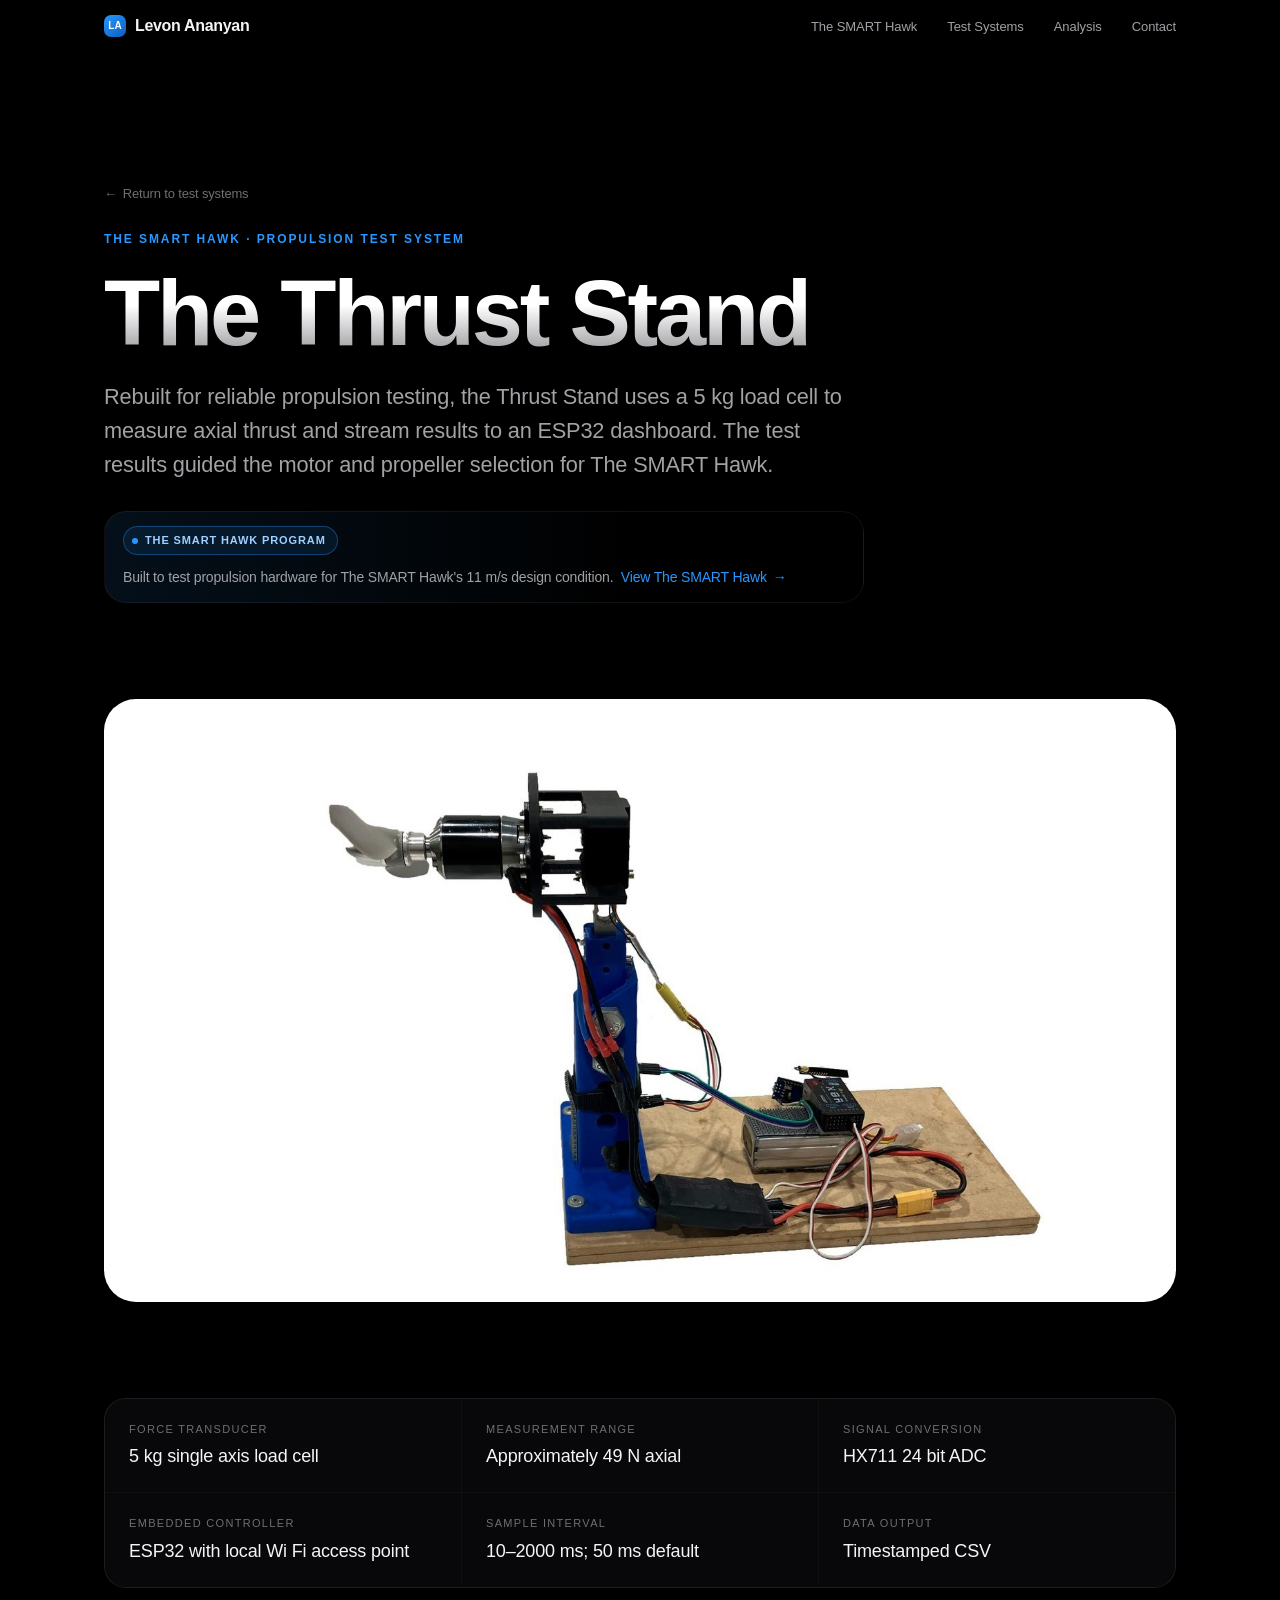
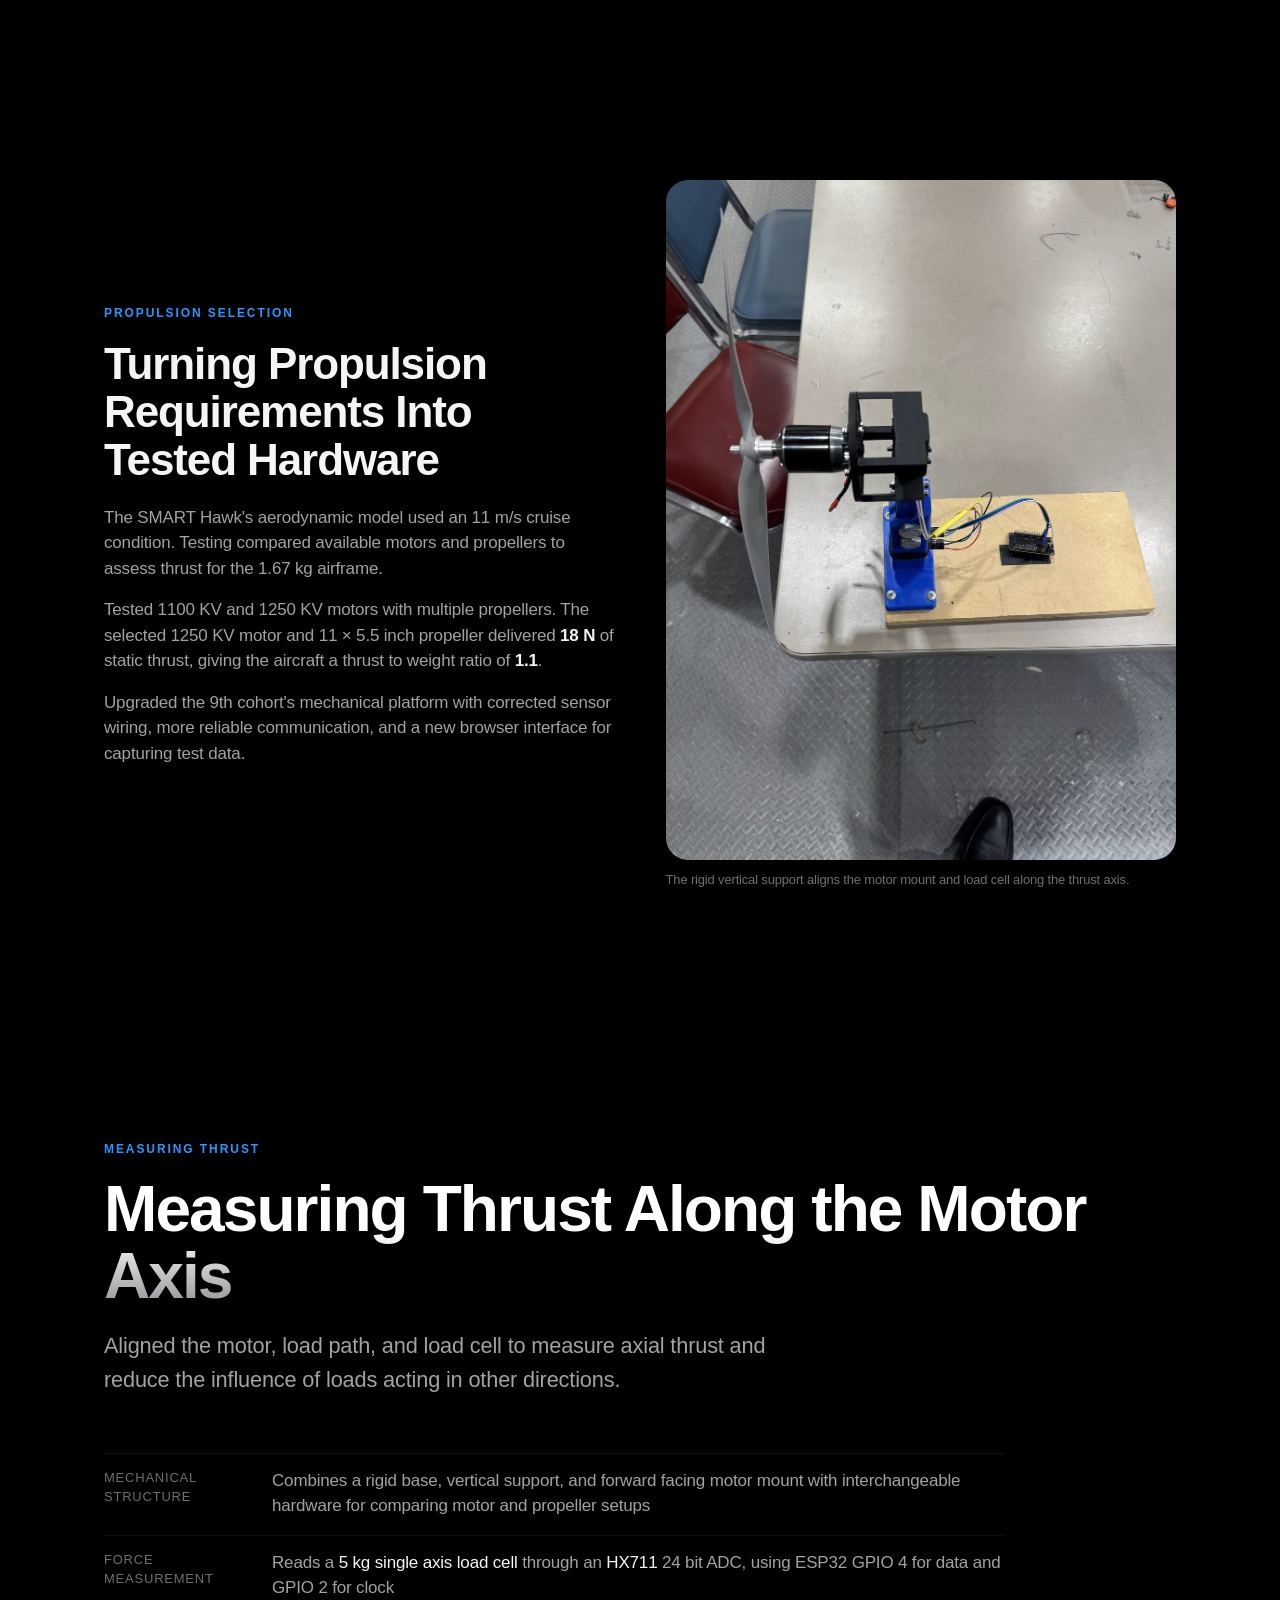
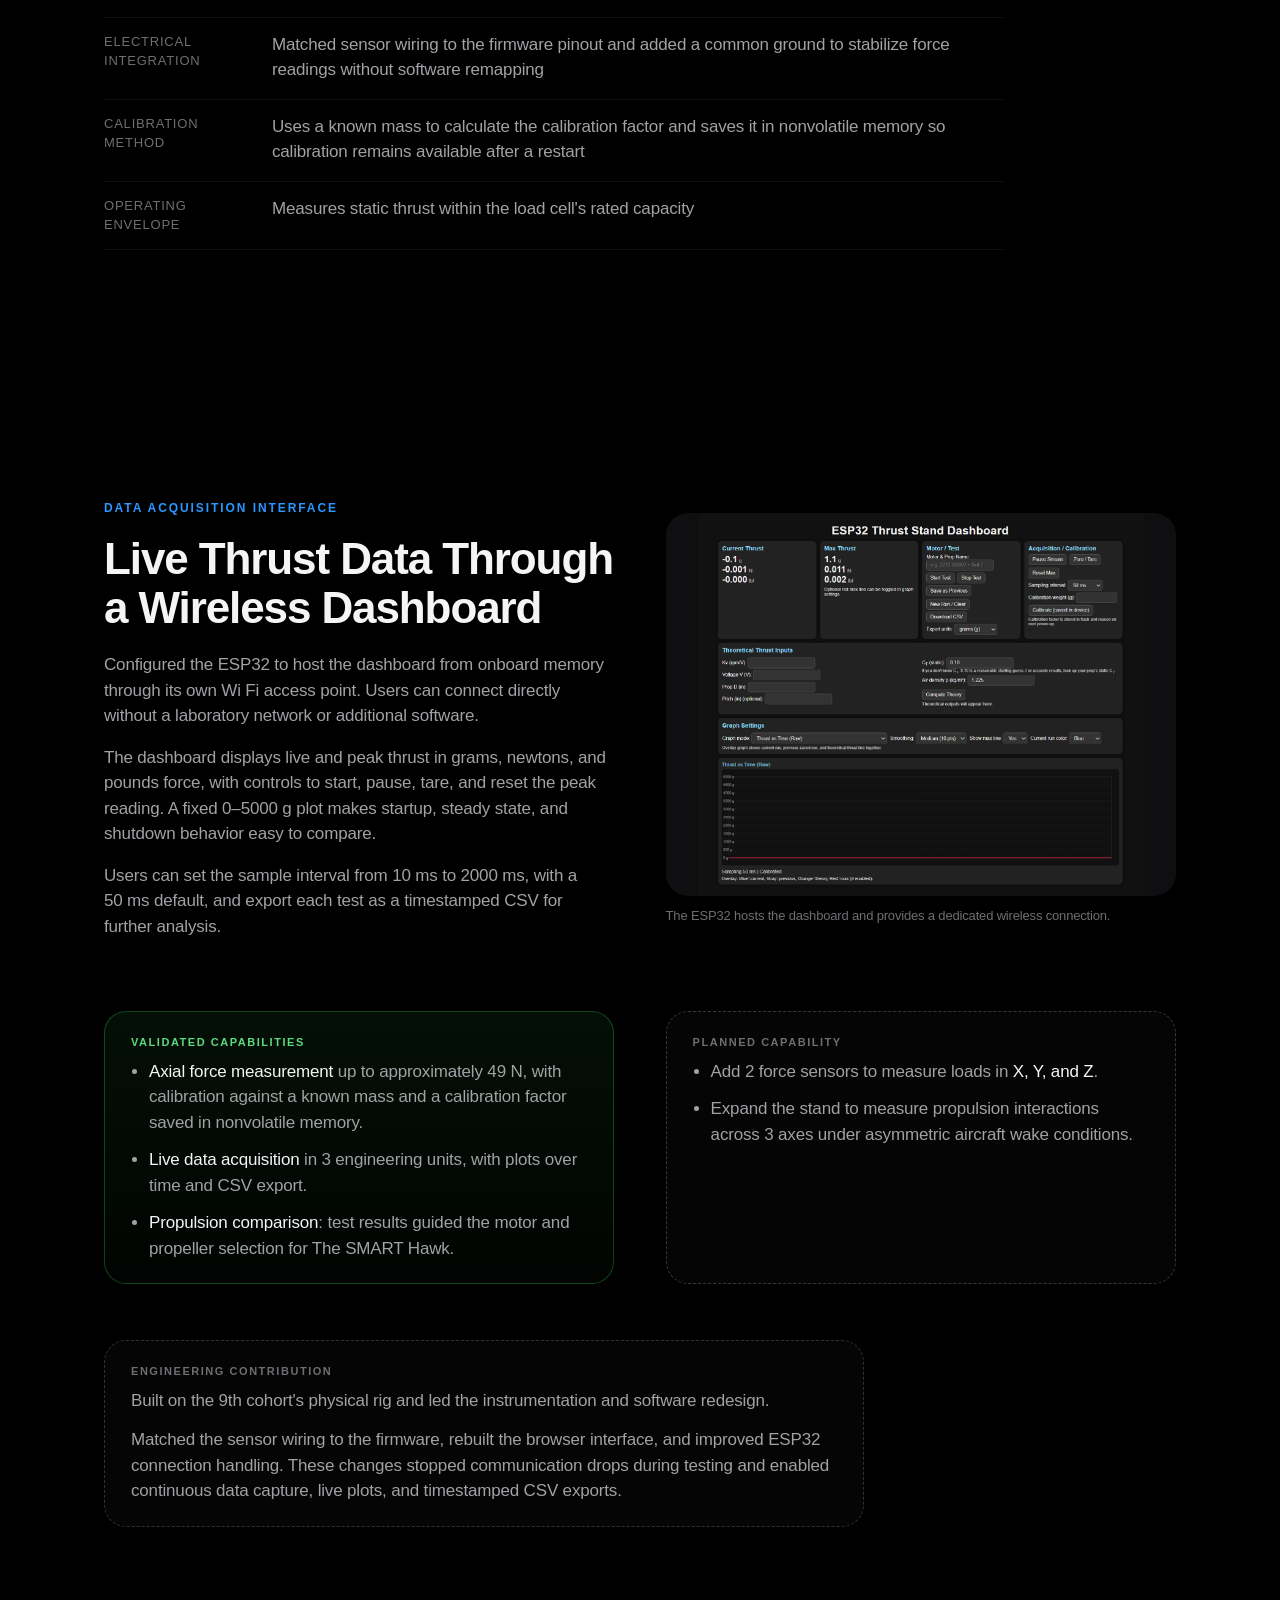
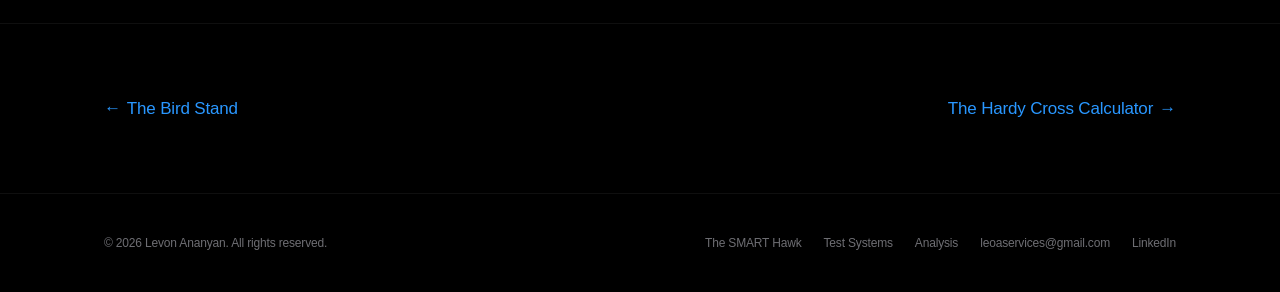
<file: projects/thrust-stand.html>
<!DOCTYPE html>
<html lang="en">
<head>
<meta charset="utf-8">
<meta name="viewport" content="width=device-width, initial-scale=1">
<title>The Thrust Stand — Levon Ananyan</title>
<meta name="description" content="The Thrust Stand combines load cell instrumentation and an ESP32 dashboard to characterize propulsion systems for The SMART Hawk.">
<meta name="theme-color" content="#000000">
<link rel="stylesheet" href="../assets/css/style.css">
</head>
<body>
<div class="progress" aria-hidden="true"></div>

<header class="nav is-stuck">
  <div class="nav__inner">
    <a class="nav__brand" href="../index.html">
      <span class="nav__mark">LA</span>
      <span>Levon Ananyan</span>
    </a>
    <nav>
      <ul class="nav__links">
        <li><a href="../index.html#smarthawk">The SMART Hawk</a></li>
        <li><a href="../index.html#program">Test Systems</a></li>
        <li><a href="../index.html#independent">Analysis</a></li>
        <li><a href="../index.html#contact">Contact</a></li>
      </ul>
    </nav>
    <button class="nav__toggle" aria-label="Open navigation menu" aria-expanded="false"><span></span></button>
  </div>
</header>

<main>

<!-- ===================== PAGE HERO ===================== -->
<section class="page-hero">
  <div class="wrap">
    <a class="crumb" href="../index.html#program"><span aria-hidden="true">&larr;</span> Return to test systems</a>
    <p class="eyebrow" data-reveal>The SMART Hawk · Propulsion test system</p>
    <h1 class="display gradient-text" data-reveal style="--d:80ms">The Thrust Stand</h1>
    <p class="lead" data-reveal style="--d:160ms;max-width:760px;margin:20px 0 30px">
      Rebuilt for reliable propulsion testing, the Thrust Stand uses a 5 kg load cell to measure axial thrust and stream results to an ESP32 dashboard. The test results guided the motor and propeller selection for The SMART Hawk.
    </p>

    <div class="lineage-bar" data-reveal style="--d:60ms;margin-bottom:26px;max-width:760px">
      <span class="chip chip--program"><span class="chip__dot"></span>The SMART Hawk program</span>
      <span>Built to test propulsion hardware for The SMART Hawk's 11&nbsp;m/s design condition. &nbsp;<a class="link" href="smarthawk.html" style="font-size:14px">View The SMART Hawk <span class="chev">&#8594;</span></a></span>
    </div>
  </div>
</section>

<!-- ===================== HERO IMAGE ===================== -->
<section class="section section--tight" style="padding-top:0">
  <div class="wrap">
    <figure class="media media--16x9 media--contain media--paper" data-reveal="scale" data-label="The Thrust Stand"
            style="border-radius:var(--radius-lg);box-shadow:0 60px 120px -60px #000">
      <img src="../assets/img/thrust-stand/hero.jpg" alt="The Thrust Stand with a motor and propeller installed" data-parallax="0.08">
    </figure>
  </div>
</section>

<!-- ===================== SPECS ===================== -->
<section class="section section--tight" style="padding-top:0">
  <div class="wrap">
    <div class="specs" data-reveal>
      <div class="spec"><div class="spec__k">Force transducer</div><div class="spec__v">5 kg single axis load cell</div></div>
      <div class="spec"><div class="spec__k">Measurement range</div><div class="spec__v">Approximately 49 N axial</div></div>
      <div class="spec"><div class="spec__k">Signal conversion</div><div class="spec__v">HX711 24 bit ADC</div></div>
      <div class="spec"><div class="spec__k">Embedded controller</div><div class="spec__v">ESP32 with local Wi Fi access point</div></div>
      <div class="spec"><div class="spec__k">Sample interval</div><div class="spec__v">10&ndash;2000 ms; 50 ms default</div></div>
      <div class="spec"><div class="spec__k">Data output</div><div class="spec__v">Timestamped CSV</div></div>
    </div>
  </div>
</section>

<!-- ===================== RESULT FIRST ===================== -->
<section class="section section--tight">
  <div class="wrap">
    <div class="duo">
      <div data-reveal>
        <p class="eyebrow">Propulsion selection</p>
        <h2 class="h2" style="margin-bottom:20px">Turning Propulsion Requirements Into Tested Hardware</h2>
        <p class="body" style="margin-bottom:16px">
          The SMART Hawk's aerodynamic model used an 11&nbsp;m/s cruise condition. Testing compared available motors and propellers to assess thrust for the 1.67&nbsp;kg airframe.
        </p>
        <p class="body" style="margin-bottom:16px">
          Tested 1100&nbsp;KV and 1250&nbsp;KV motors with multiple propellers. The selected 1250&nbsp;KV motor and 11&nbsp;&times;&nbsp;5.5&nbsp;inch propeller delivered
          <strong style="color:var(--text)">18&nbsp;N</strong> of static thrust, giving the aircraft a thrust to weight ratio of <strong style="color:var(--text)">1.1</strong>.
        </p>
        <p class="body">
          Upgraded the 9th cohort's mechanical platform with corrected sensor wiring, more reliable communication, and a new browser interface for capturing test data.
        </p>
      </div>
      <figure class="fig" data-reveal="scale" style="--d:120ms">
        <div class="media media--3x4" data-label="The Thrust Stand on the laboratory bench" style="aspect-ratio:3/4">
          <img src="../assets/img/thrust-stand/stand-bench.jpg" alt="The Thrust Stand with motor, electronic speed controller, and instrumentation wiring">
        </div>
        <figcaption class="fig__cap">The rigid vertical support aligns the motor mount and load cell along the thrust axis.</figcaption>
      </figure>
    </div>
  </div>
</section>

<!-- ===================== MEASUREMENT CHAIN ===================== -->
<section class="section" id="chain">
  <div class="wrap">
    <p class="eyebrow" data-reveal>Measuring thrust</p>
    <h2 class="h1 gradient-text" data-reveal style="margin-bottom:18px">Measuring Thrust Along the Motor Axis</h2>
    <p class="lead" data-reveal style="max-width:700px;margin-bottom:clamp(36px,5vw,56px)">
      Aligned the motor, load path, and load cell to measure axial thrust and reduce the influence of loads acting in other directions.
    </p>

    <div class="dl" data-reveal style="max-width:900px">
      <div class="dl__row"><div class="dl__k">Mechanical structure</div><div class="dl__v">Combines a rigid base, vertical support, and forward facing motor mount with interchangeable hardware for comparing motor and propeller setups</div></div>
      <div class="dl__row"><div class="dl__k">Force measurement</div><div class="dl__v">Reads a <strong>5 kg single axis load cell</strong> through an <strong>HX711</strong> 24 bit ADC, using ESP32 GPIO&nbsp;4 for data and GPIO&nbsp;2 for clock</div></div>
      <div class="dl__row"><div class="dl__k">Electrical integration</div><div class="dl__v">Matched sensor wiring to the firmware pinout and added a common ground to stabilize force readings without software remapping</div></div>
      <div class="dl__row"><div class="dl__k">Calibration method</div><div class="dl__v">Uses a known mass to calculate the calibration factor and saves it in nonvolatile memory so calibration remains available after a restart</div></div>
      <div class="dl__row"><div class="dl__k">Operating envelope</div><div class="dl__v">Measures static thrust within the load cell's rated capacity</div></div>
    </div>
  </div>
</section>

<!-- ===================== INTERFACE ===================== -->
<section class="section section--tight" id="interface">
  <div class="wrap">
    <div class="duo">
      <div data-reveal>
        <p class="eyebrow">Data acquisition interface</p>
        <h2 class="h2" style="margin-bottom:20px">Live Thrust Data Through a Wireless Dashboard</h2>
        <p class="body" style="margin-bottom:16px">
          Configured the ESP32 to host the dashboard from onboard memory through its own Wi Fi access point. Users can connect directly without a laboratory network or additional software.
        </p>
        <p class="body" style="margin-bottom:16px">
          The dashboard displays live and peak thrust in grams, newtons, and pounds force, with controls to start, pause, tare, and reset the peak reading. A fixed 0&ndash;5000&nbsp;g plot makes startup, steady state, and shutdown behavior easy to compare.
        </p>
        <p class="body">
          Users can set the sample interval from 10&nbsp;ms to 2000&nbsp;ms, with a 50&nbsp;ms default, and export each test as a timestamped CSV for further analysis.
        </p>
      </div>
      <figure class="fig" data-reveal="scale" style="--d:120ms">
        <div class="media media--4x3 media--contain" data-label="ESP32 thrust stand dashboard">
          <img src="../assets/img/thrust-stand/dashboard.png" alt="The ESP32 thrust stand web dashboard">
        </div>
        <figcaption class="fig__cap">The ESP32 hosts the dashboard and provides a dedicated wireless connection.</figcaption>
      </figure>
    </div>

    <div class="duo" style="align-items:stretch;margin-top:clamp(40px,6vw,72px)">
      <div class="callout callout--proven" data-reveal>
        <div class="callout__k">Validated capabilities</div>
        <ul>
          <li><strong>Axial force measurement</strong> up to approximately 49&nbsp;N, with calibration against a known mass and a calibration factor saved in nonvolatile memory.</li>
          <li><strong>Live data acquisition</strong> in 3 engineering units, with plots over time and CSV export.</li>
          <li><strong>Propulsion comparison</strong>: test results guided the motor and propeller selection for The SMART Hawk.</li>
        </ul>
      </div>
      <div class="callout callout--open" data-reveal style="--d:120ms">
        <div class="callout__k">Planned capability</div>
        <ul>
          <li>Add 2 force sensors to measure loads in <strong>X, Y, and Z</strong>.</li>
          <li>Expand the stand to measure propulsion interactions across 3 axes under asymmetric aircraft wake conditions.</li>
        </ul>
      </div>
    </div>

    <div class="callout" data-reveal style="margin-top:clamp(36px,5vw,56px);max-width:760px">
      <div class="callout__k">Engineering contribution</div>
      <p class="body" style="margin-bottom:14px">
        Built on the 9th cohort's physical rig and led the instrumentation and software redesign.
      </p>
      <p class="body" style="margin:0">
        Matched the sensor wiring to the firmware, rebuilt the browser interface, and improved ESP32 connection handling. These changes stopped communication drops during testing and enabled continuous data capture, live plots, and timestamped CSV exports.
      </p>
    </div>
  </div>
</section>

<!-- ===================== PAGER ===================== -->
<section class="pager">
  <div class="wrap pager__row">
    <a class="link" href="bird-stand.html"><span class="chev" style="transform:rotate(180deg)">&#8594;</span> The Bird Stand</a>
    <a class="link" href="project-4.html">The Hardy Cross Calculator <span class="chev">&#8594;</span></a>
  </div>
</section>

</main>

<footer class="footer">
  <div class="wrap footer__inner">
    <span>&copy; <span data-year></span> Levon Ananyan. All rights reserved.</span>
    <nav class="footer__links">
      <a href="../index.html#smarthawk">The SMART Hawk</a>
      <a href="../index.html#program">Test Systems</a>
      <a href="../index.html#independent">Analysis</a>
      <a href="mailto:leoaservices@gmail.com">leoaservices@gmail.com</a>
      <a href="https://www.linkedin.com/in/levon-ananyan-566929194/" target="_blank" rel="noopener">LinkedIn</a>
    </nav>
  </div>
</footer>

<script src="../assets/js/main.js"></script>
</body>
</html>
</file>
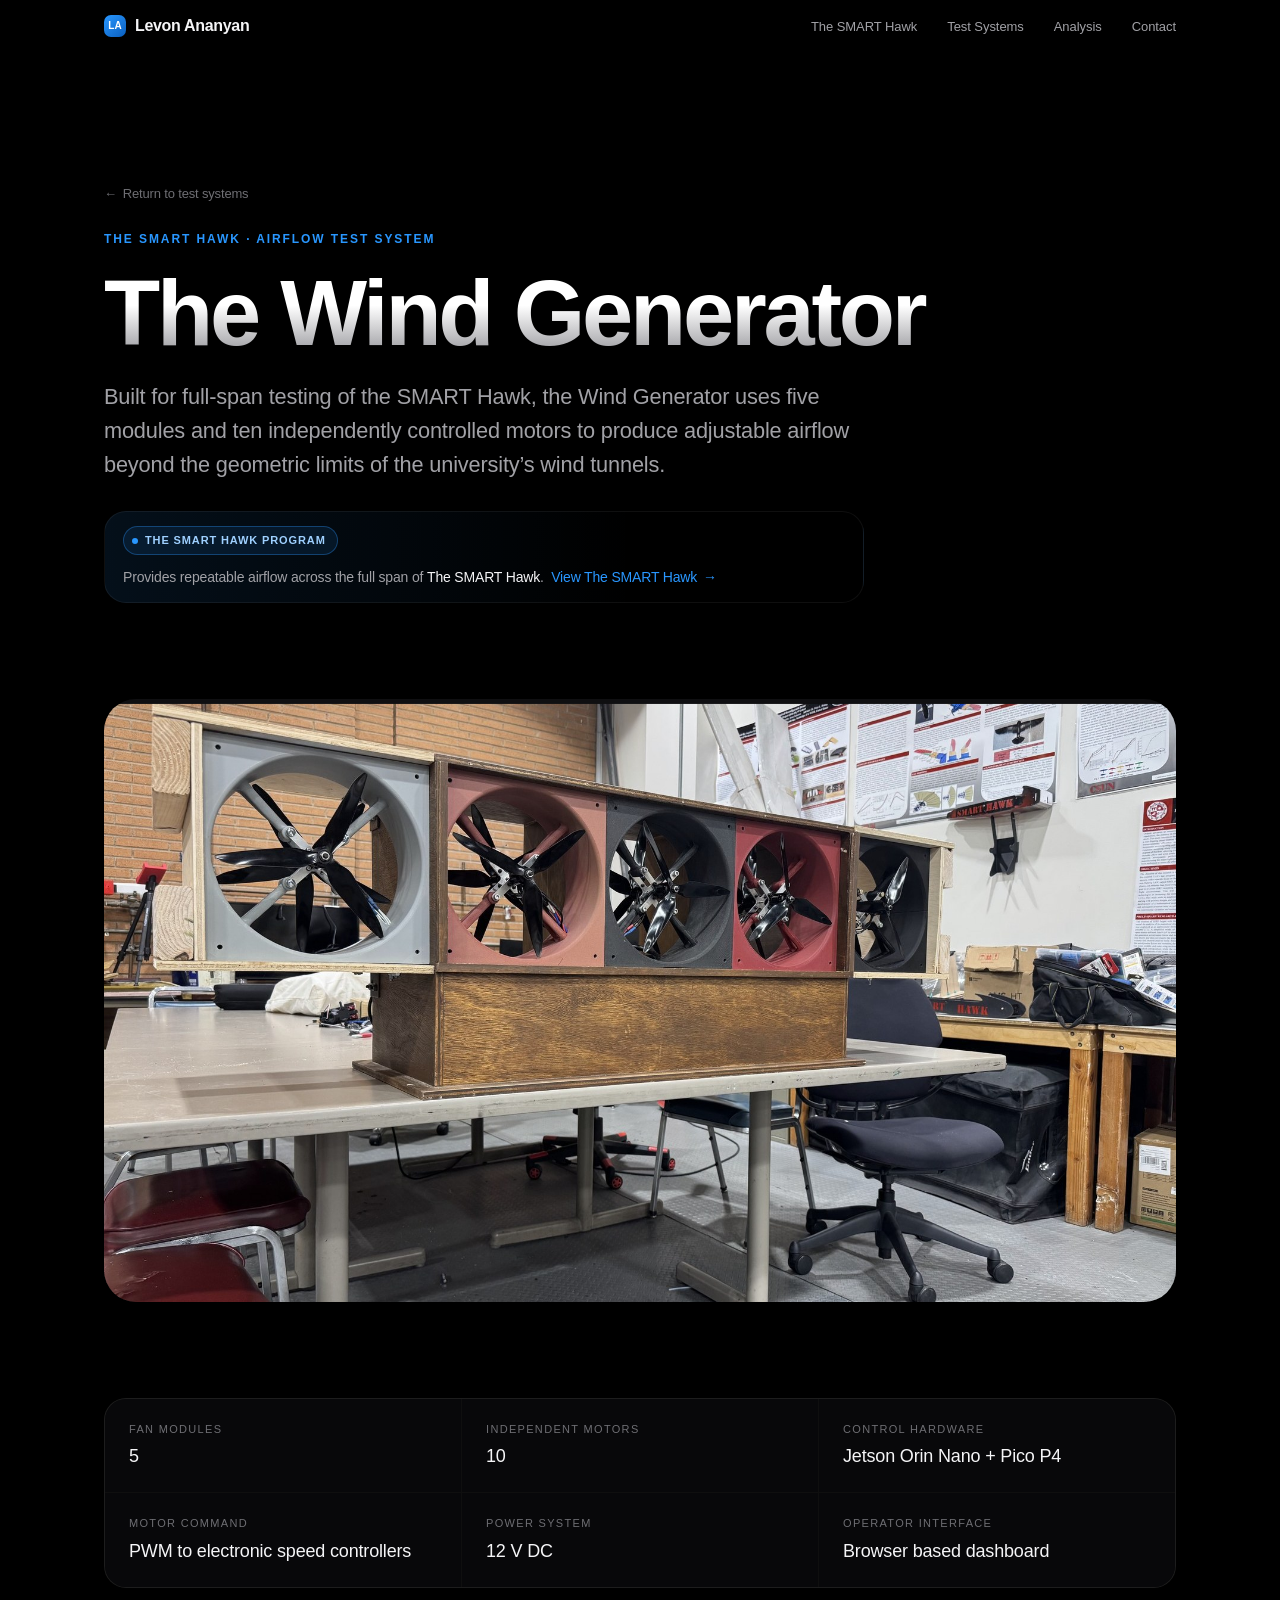
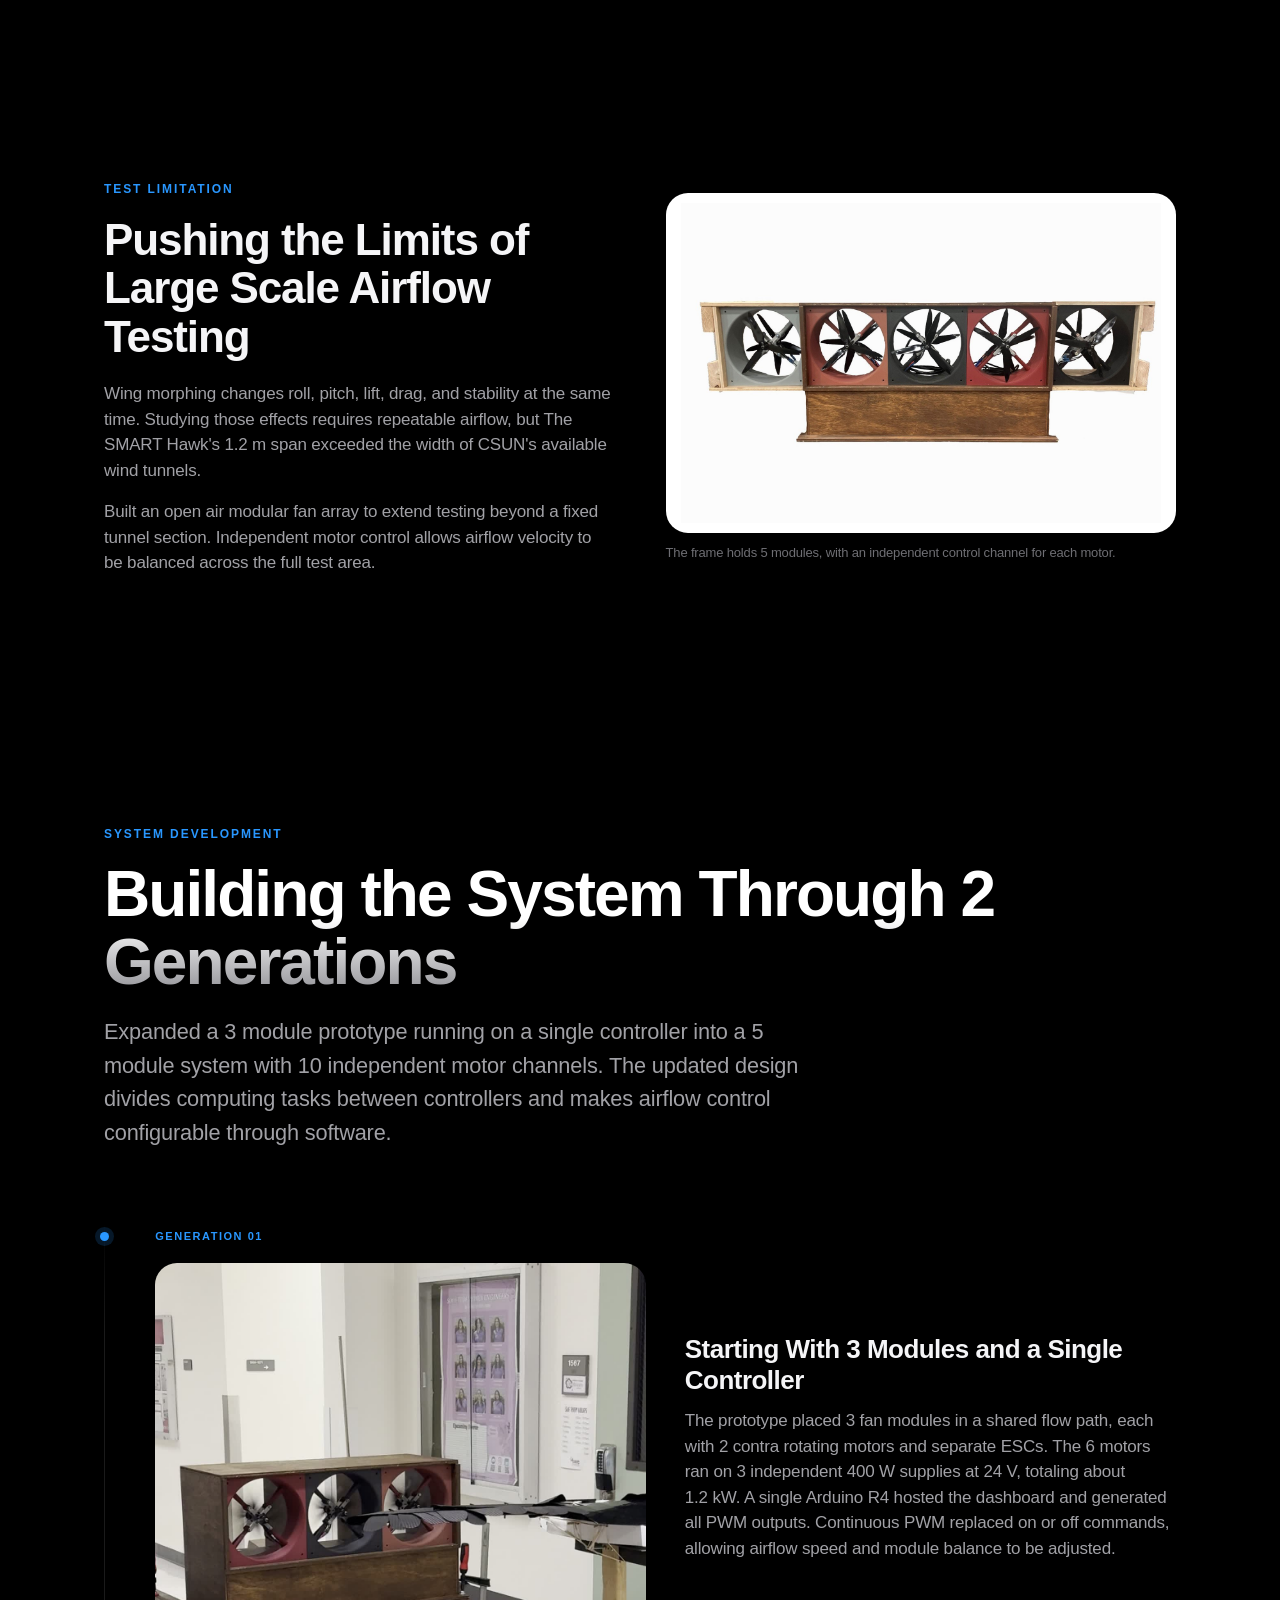
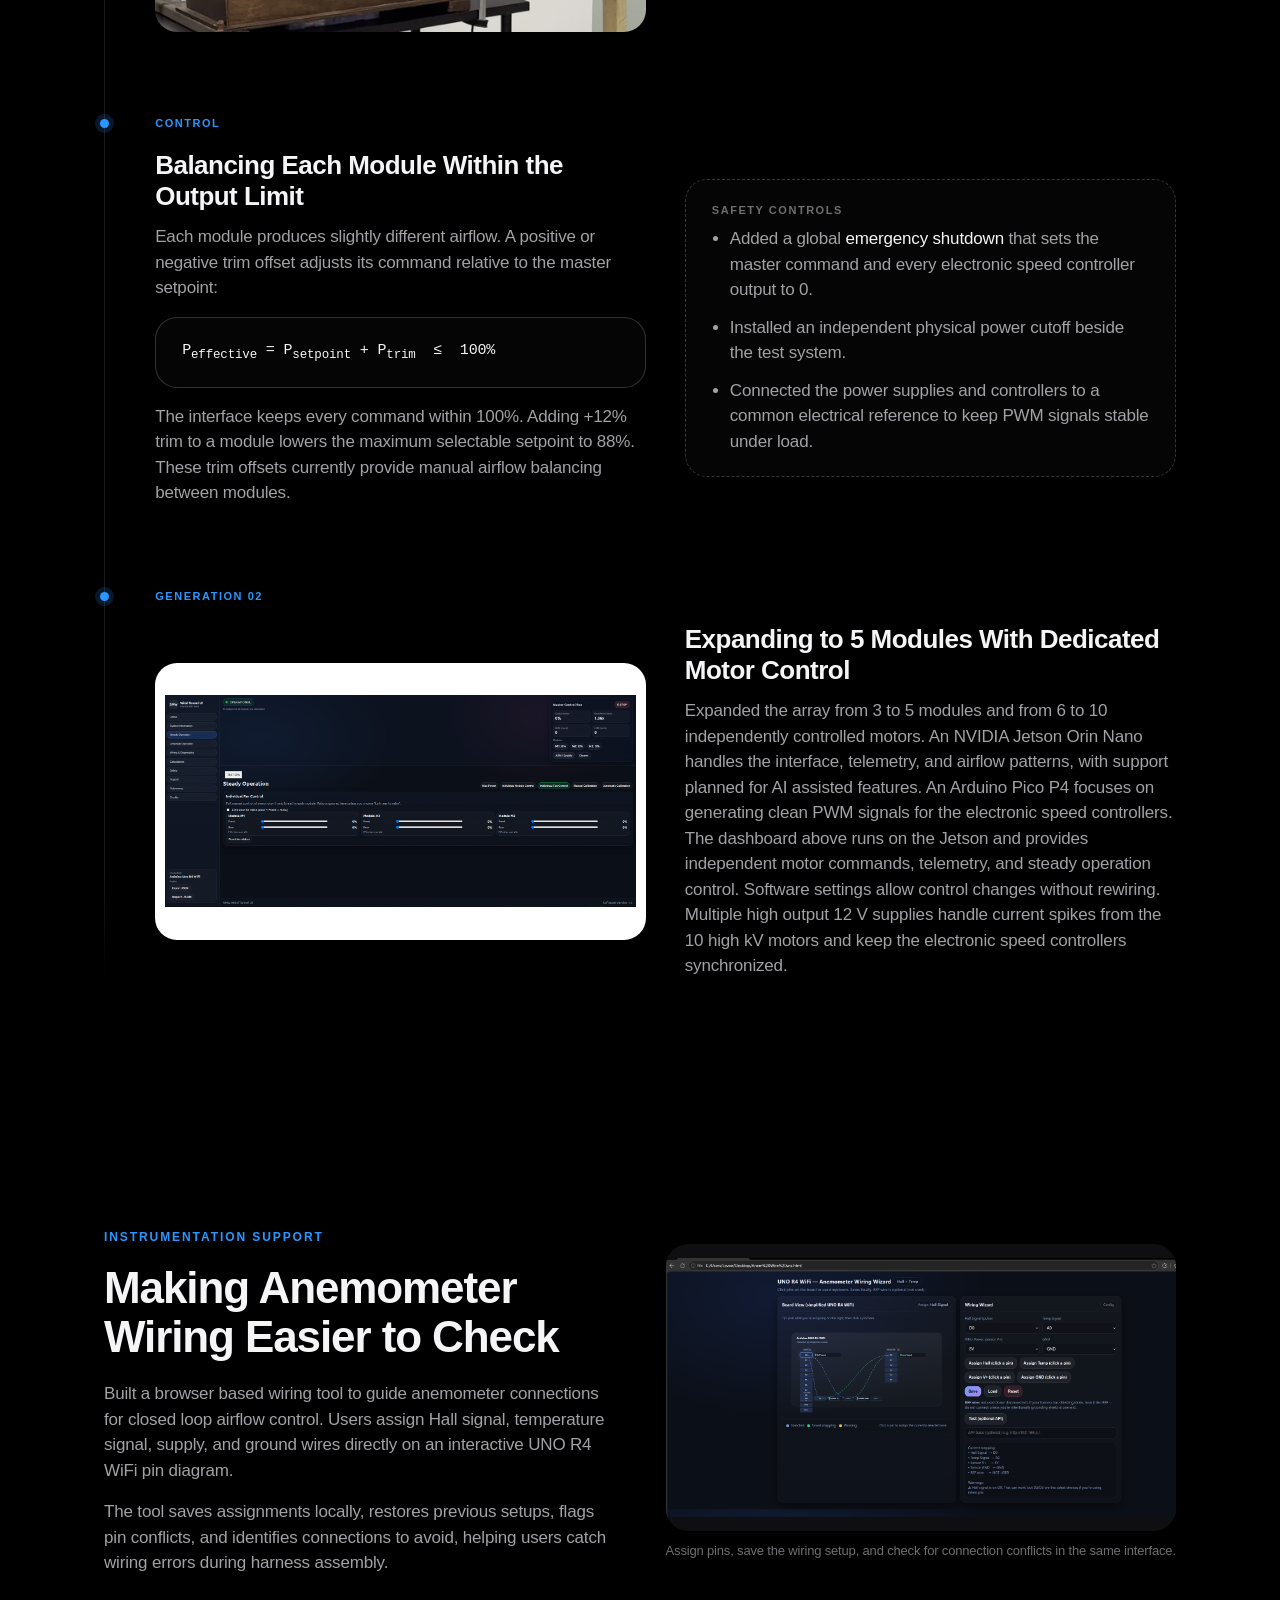
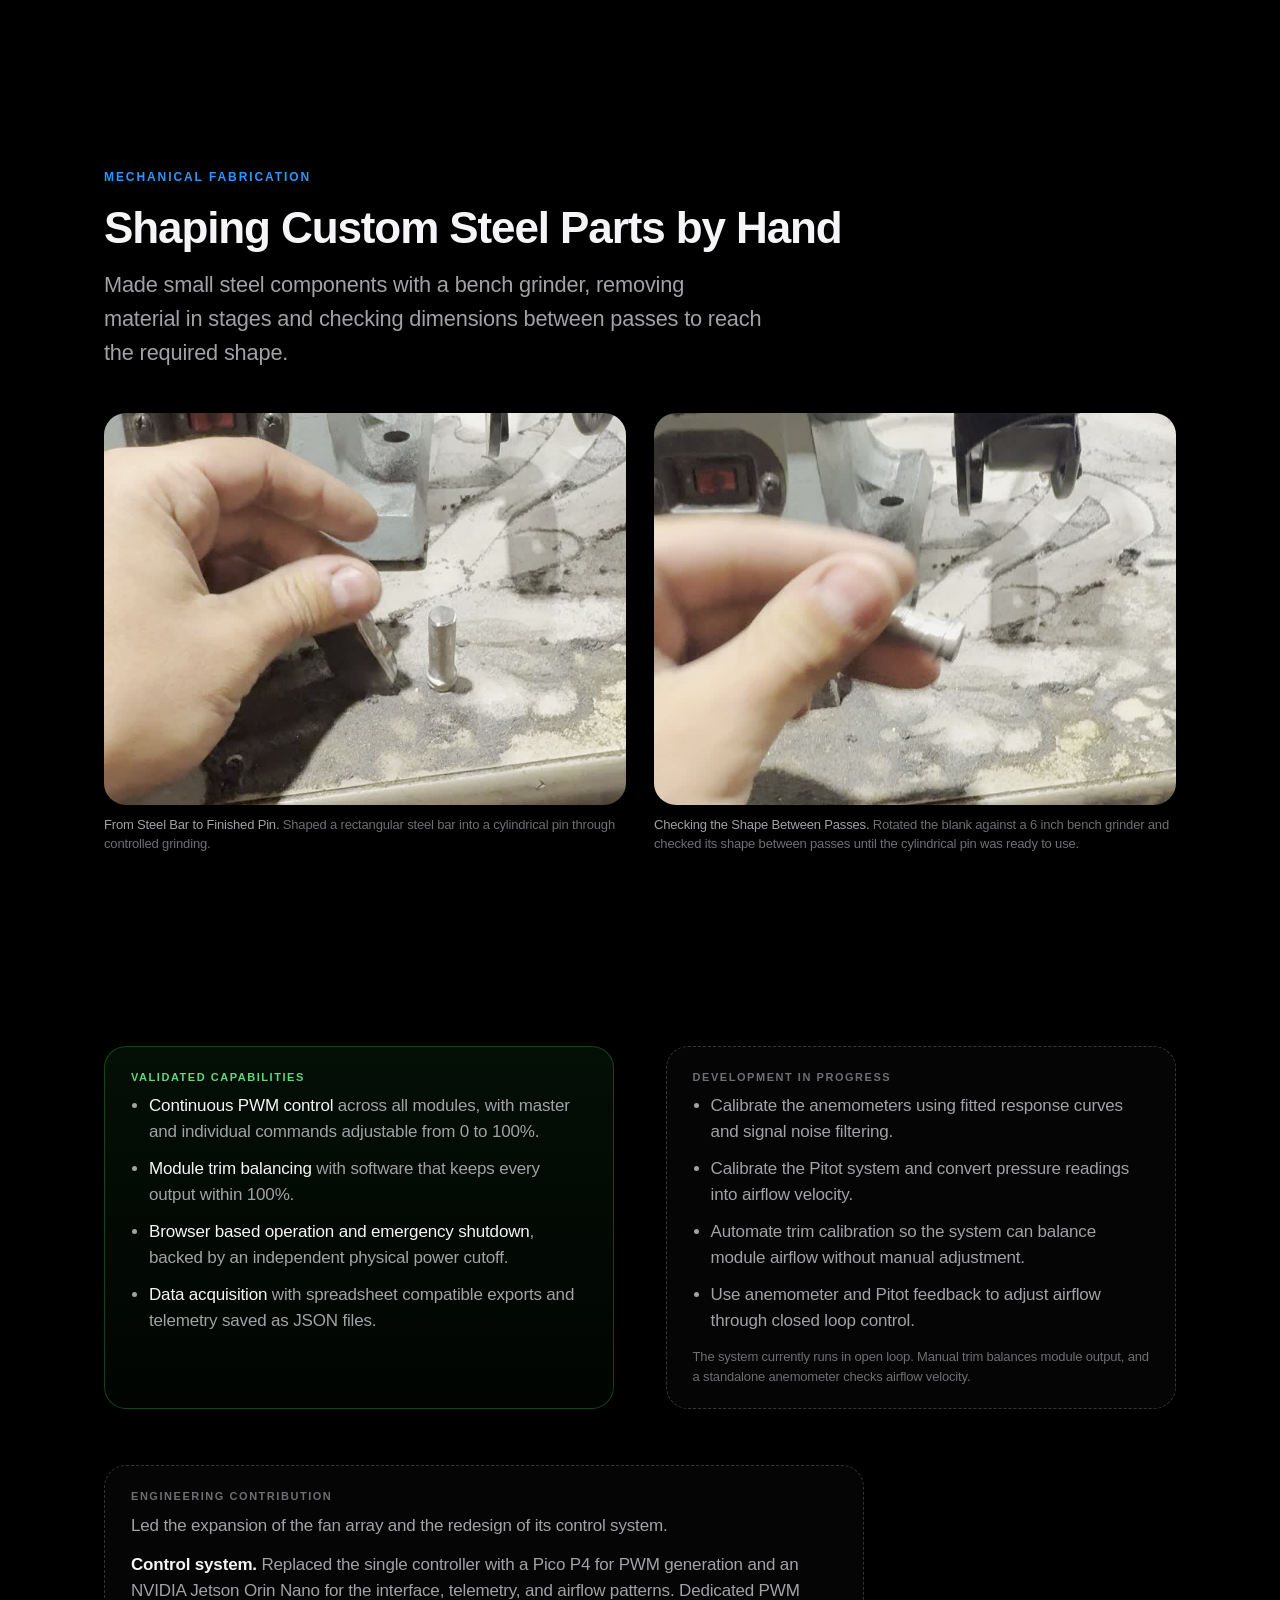
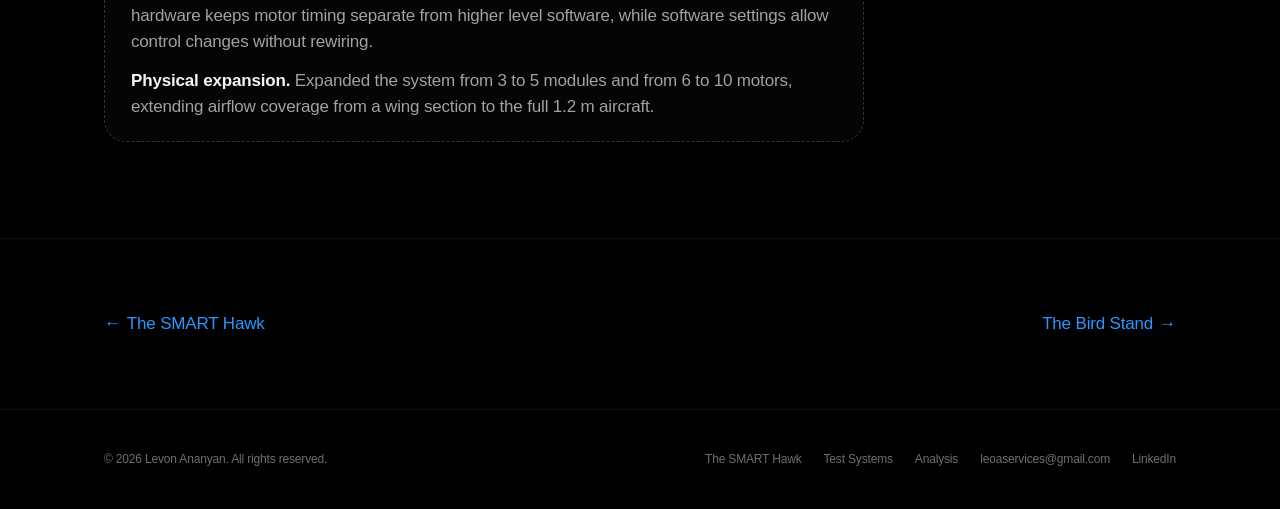
<file: projects/wind-generator.html>
<!DOCTYPE html>
<html lang="en">
<head>
<meta charset="utf-8">
<meta name="viewport" content="width=device-width, initial-scale=1">
<title>The Wind Generator — Levon Ananyan</title>
<meta name="description" content="The Wind Generator uses 5 modules and 10 independently controlled motors to provide full span airflow testing for The SMART Hawk.">
<meta name="theme-color" content="#000000">
<link rel="stylesheet" href="../assets/css/style.css">
</head>
<body>
<div class="progress" aria-hidden="true"></div>

<header class="nav is-stuck">
  <div class="nav__inner">
    <a class="nav__brand" href="../index.html">
      <span class="nav__mark">LA</span>
      <span>Levon Ananyan</span>
    </a>
    <nav>
      <ul class="nav__links">
        <li><a href="../index.html#smarthawk">The SMART Hawk</a></li>
        <li><a href="../index.html#program">Test Systems</a></li>
        <li><a href="../index.html#independent">Analysis</a></li>
        <li><a href="../index.html#contact">Contact</a></li>
      </ul>
    </nav>
    <button class="nav__toggle" aria-label="Open navigation menu" aria-expanded="false"><span></span></button>
  </div>
</header>

<main>

<!-- ===================== PAGE HERO ===================== -->
<section class="page-hero">
  <div class="wrap">
    <a class="crumb" href="../index.html#program"><span aria-hidden="true">&larr;</span> Return to test systems</a>
    <p class="eyebrow" data-reveal>The SMART Hawk · Airflow test system</p>
    <h1 class="display gradient-text" data-reveal style="--d:80ms">The Wind Generator</h1>
    <p class="lead" data-reveal style="--d:160ms;max-width:760px;margin:20px 0 30px">
      Built for full-span testing of the SMART Hawk, the Wind Generator uses five modules and ten independently controlled motors to produce adjustable airflow beyond the geometric limits of the university’s wind tunnels.&nbsp;
    </p>

    <div class="lineage-bar" data-reveal style="--d:60ms;margin-bottom:26px;max-width:760px">
      <span class="chip chip--program"><span class="chip__dot"></span>The SMART Hawk program</span>
      <span>Provides repeatable airflow across the full span of <strong>The SMART Hawk</strong>. &nbsp;<a class="link" href="smarthawk.html" style="font-size:14px">View The SMART Hawk <span class="chev">&#8594;</span></a></span>
    </div>
  </div>
</section>

<!-- ===================== HERO IMAGE ===================== -->
<section class="section section--tight" style="padding-top:0">
  <div class="wrap">
    <figure class="media media--16x9" data-reveal="scale" data-label="The Wind Generator"
            style="border-radius:var(--radius-lg);box-shadow:0 60px 120px -60px #000">
      <img src="../assets/img/wind-generator/hero.jpg" alt="The Wind Generator installed in its 5 module laboratory configuration" data-parallax="0.08">
    </figure>
  </div>
</section>

<!-- ===================== SPECS ===================== -->
<section class="section section--tight" style="padding-top:0">
  <div class="wrap">
    <div class="specs" data-reveal>
      <div class="spec"><div class="spec__k">Fan modules</div><div class="spec__v">5</div></div>
      <div class="spec"><div class="spec__k">Independent motors</div><div class="spec__v">10</div></div>
      <div class="spec"><div class="spec__k">Control hardware</div><div class="spec__v">Jetson Orin Nano + Pico P4</div></div>
      <div class="spec"><div class="spec__k">Motor command</div><div class="spec__v">PWM to electronic speed controllers</div></div>
      <div class="spec"><div class="spec__k">Power system</div><div class="spec__v">12 V DC</div></div>
      <div class="spec"><div class="spec__k">Operator interface</div><div class="spec__v">Browser based dashboard</div></div>
    </div>
  </div>
</section>

<!-- ===================== WHY ===================== -->
<section class="section section--tight">
  <div class="wrap">
    <div class="duo">
      <div data-reveal>
        <p class="eyebrow">Test limitation</p>
        <h2 class="h2" style="margin-bottom:20px">Pushing the Limits of Large Scale Airflow Testing</h2>
        <p class="body" style="margin-bottom:16px">
          Wing morphing changes roll, pitch, lift, drag, and stability at the same time. Studying those effects requires repeatable airflow, but The SMART Hawk's 1.2 m span exceeded the width of CSUN's available wind tunnels.
        </p>
        <p class="body">
          Built an open air modular fan array to extend testing beyond a fixed tunnel section. Independent motor control allows airflow velocity to be balanced across the full test area.
        </p>
      </div>
      <figure class="fig" data-reveal="scale" style="--d:120ms">
        <div class="media media--3x2 media--contain media--paper" data-label="Fan modules">
          <img src="../assets/img/wind-generator/modules.jpg" alt="The wind generator fan modules">
        </div>
        <figcaption class="fig__cap">The frame holds 5 modules, with an independent control channel for each motor.</figcaption>
      </figure>
    </div>
  </div>
</section>

<!-- ===================== TWO GENERATIONS ===================== -->
<section class="section" id="generations">
  <div class="wrap">
    <p class="eyebrow" data-reveal>System development</p>
    <h2 class="h1 gradient-text" data-reveal style="margin-bottom:18px">Building the System Through 2 Generations</h2>
    <p class="lead" data-reveal style="max-width:700px;margin-bottom:clamp(40px,6vw,72px)">
      Expanded a 3 module prototype running on a single controller into a 5 module system with 10 independent motor channels. The updated design divides computing tasks between controllers and makes airflow control configurable through software.
    </p>

    <div class="timeline">

      <article class="tl-item" data-reveal>
        <span class="tl-item__stage">Generation 01</span>
        <div class="tl-item__grid">
          <figure class="media media--4x3" data-label="3 module generator">
            <img src="../assets/img/wind-generator/gen1-modules.jpg" alt="The Wind Generator in its original 3 module configuration with The SMART Hawk mounted in front">
          </figure>
          <div>
            <h3 class="h3" style="margin-bottom:12px">Starting With 3 Modules and a Single Controller</h3>
            <p class="body">The prototype placed 3 fan modules in a shared flow path, each with 2 contra rotating motors and separate ESCs. The 6 motors ran on 3 independent 400&nbsp;W supplies at 24&nbsp;V, totaling about 1.2&nbsp;kW. A single Arduino R4 hosted the dashboard and generated all PWM outputs. Continuous PWM replaced on or off commands, allowing airflow speed and module balance to be adjusted.</p>
          </div>
        </div>
      </article>

      <article class="tl-item" data-reveal>
        <span class="tl-item__stage">Control</span>
        <div class="tl-item__grid">
          <div>
            <h3 class="h3" style="margin-bottom:12px">Balancing Each Module Within the Output Limit</h3>
            <p class="body" style="margin-bottom:16px">Each module produces slightly different airflow. A positive or negative trim offset adjusts its command relative to the master setpoint:</p>
            <div class="callout" style="border-style:solid;margin-bottom:16px">
              <p class="body" style="margin:0;font-family:var(--mono);font-size:15px;color:var(--text)">
                P<sub>effective</sub> = P<sub>setpoint</sub> + P<sub>trim</sub> &nbsp;&le;&nbsp; 100%
              </p>
            </div>
            <p class="body">The interface keeps every command within 100%. Adding +12% trim to a module lowers the maximum selectable setpoint to 88%. These trim offsets currently provide manual airflow balancing between modules.</p>
          </div>
          <div class="callout callout--open">
            <div class="callout__k">Safety controls</div>
            <ul>
              <li>Added a global <strong>emergency shutdown</strong> that sets the master command and every electronic speed controller output to 0.</li>
              <li>Installed an independent physical power cutoff beside the test system.</li>
              <li>Connected the power supplies and controllers to a common electrical reference to keep PWM signals stable under load.</li>
            </ul>
          </div>
        </div>
      </article>

      <article class="tl-item" data-reveal>
        <span class="tl-item__stage">Generation 02</span>
        <div class="tl-item__grid">
          <figure class="media media--16x9 media--contain media--paper" data-label="Control dashboard">
            <img src="../assets/img/wind-generator/dashboard.png" alt="The wind generator control dashboard showing per module throttle and steady operation mode">
          </figure>
          <div>
            <h3 class="h3" style="margin-bottom:12px">Expanding to 5 Modules With Dedicated Motor Control</h3>
            <p class="body">Expanded the array from 3 to 5 modules and from 6 to 10 independently controlled motors. An NVIDIA Jetson Orin Nano handles the interface, telemetry, and airflow patterns, with support planned for AI assisted features. An Arduino Pico P4 focuses on generating clean PWM signals for the electronic speed controllers. The dashboard above runs on the Jetson and provides independent motor commands, telemetry, and steady operation control. Software settings allow control changes without rewiring. Multiple high output 12&nbsp;V supplies handle current spikes from the 10 high kV motors and keep the electronic speed controllers synchronized.</p>
          </div>
        </div>
      </article>

    </div>
  </div>
</section>

<!-- ===================== TOOL ===================== -->
<section class="section section--tight" id="tool">
  <div class="wrap">
    <div class="duo">
      <div data-reveal>
        <p class="eyebrow">Instrumentation support</p>
        <h2 class="h2" style="margin-bottom:20px">Making Anemometer Wiring Easier to Check</h2>
        <p class="body" style="margin-bottom:16px">
          Built a browser based wiring tool to guide anemometer connections for closed loop airflow control. Users assign Hall signal, temperature signal, supply, and ground wires directly on an interactive UNO R4 WiFi pin diagram.
        </p>
        <p class="body">
          The tool saves assignments locally, restores previous setups, flags pin conflicts, and identifies connections to avoid, helping users catch wiring errors during harness assembly.
        </p>
      </div>
      <figure class="fig" data-reveal="scale" style="--d:120ms">
        <div class="media media--16x9 media--contain" data-label="Anemometer wiring wizard">
          <img src="../assets/img/wind-generator/wiring-wizard.png" alt="The anemometer wiring wizard interface">
        </div>
        <figcaption class="fig__cap">Assign pins, save the wiring setup, and check for connection conflicts in the same interface.</figcaption>
      </figure>
    </div>
  </div>
</section>

<!-- ===================== SHOP WORK ===================== -->
<section class="section section--tight" id="fabrication">
  <div class="wrap">
    <p class="eyebrow" data-reveal>Mechanical fabrication</p>
    <h2 class="h2" data-reveal style="margin-bottom:16px">Shaping Custom Steel Parts by Hand</h2>
    <p class="lead" data-reveal style="max-width:660px;margin-bottom:clamp(28px,4vw,44px)">
      Made small steel components with a bench grinder, removing material in stages and checking dimensions between passes to reach the required shape.
    </p>
    <div class="figpair">
      <figure class="fig" data-reveal>
        <div class="media media--4x3" data-label="Grinding a steel blank">
          <img src="../assets/img/wind-generator/grinding-01.jpg" alt="A rectangular steel blank held at the bench grinder, beside a finished cylindrical pin">
        </div>
        <figcaption class="fig__cap"><b>From Steel Bar to Finished Pin.</b> Shaped a rectangular steel bar into a cylindrical pin through controlled grinding.</figcaption>
      </figure>
      <figure class="fig" data-reveal style="--d:100ms">
        <div class="media media--4x3" data-label="Finished pin">
          <img src="../assets/img/wind-generator/grinding-02.jpg" alt="The finished cylindrical steel pin held between fingers">
        </div>
        <figcaption class="fig__cap"><b>Checking the Shape Between Passes.</b> Rotated the blank against a 6 inch bench grinder and checked its shape between passes until the cylindrical pin was ready to use.</figcaption>
      </figure>
    </div>
  </div>
</section>

<!-- ===================== STATUS ===================== -->
<section class="section section--tight" id="status">
  <div class="wrap">
    <div class="duo" style="align-items:stretch">
      <div class="callout callout--proven" data-reveal>
        <div class="callout__k">Validated capabilities</div>
        <ul>
          <li><strong>Continuous PWM control</strong> across all modules, with master and individual commands adjustable from 0 to 100%.</li>
          <li><strong>Module trim balancing</strong> with software that keeps every output within 100%.</li>
          <li><strong>Browser based operation and emergency shutdown</strong>, backed by an independent physical power cutoff.</li>
          <li><strong>Data acquisition</strong> with spreadsheet compatible exports and telemetry saved as JSON files.</li>
        </ul>
      </div>
      <div class="callout callout--open" data-reveal style="--d:120ms">
        <div class="callout__k">Development in progress</div>
        <ul>
          <li>Calibrate the anemometers using fitted response curves and signal noise filtering.</li>
          <li>Calibrate the Pitot system and convert pressure readings into airflow velocity.</li>
          <li>Automate trim calibration so the system can balance module airflow without manual adjustment.</li>
          <li>Use anemometer and Pitot feedback to adjust airflow through closed loop control.</li>
        </ul>
        <p class="callout__note">The system currently runs in open loop. Manual trim balances module output, and a standalone anemometer checks airflow velocity.</p>
      </div>
    </div>

    <div class="callout" data-reveal style="margin-top:clamp(36px,5vw,56px);max-width:760px">
      <div class="callout__k">Engineering contribution</div>
      <p class="body" style="margin-bottom:14px">
        Led the expansion of the fan array and the redesign of its control system.
      </p>
      <p class="body" style="margin-bottom:14px">
        <strong style="color:var(--text)">Control system.</strong> Replaced the single controller with a Pico P4 for PWM generation and an NVIDIA Jetson Orin Nano for the interface, telemetry, and airflow patterns. Dedicated PWM hardware keeps motor timing separate from higher level software, while software settings allow control changes without rewiring.
      </p>
      <p class="body" style="margin:0">
        <strong style="color:var(--text)">Physical expansion.</strong> Expanded the system from 3 to 5 modules and from 6 to 10 motors, extending airflow coverage from a wing section to the full 1.2 m aircraft.
      </p>
    </div>
  </div>
</section>

<!-- ===================== PAGER ===================== -->
<section class="pager">
  <div class="wrap pager__row">
    <a class="link" href="smarthawk.html"><span class="chev" style="transform:rotate(180deg)">&#8594;</span> The SMART Hawk</a>
    <a class="link" href="bird-stand.html">The Bird Stand <span class="chev">&#8594;</span></a>
  </div>
</section>

</main>

<footer class="footer">
  <div class="wrap footer__inner">
    <span>&copy; <span data-year></span> Levon Ananyan. All rights reserved.</span>
    <nav class="footer__links">
      <a href="../index.html#smarthawk">The SMART Hawk</a>
      <a href="../index.html#program">Test Systems</a>
      <a href="../index.html#independent">Analysis</a>
      <a href="mailto:leoaservices@gmail.com">leoaservices@gmail.com</a>
      <a href="https://www.linkedin.com/in/levon-ananyan-566929194/" target="_blank" rel="noopener">LinkedIn</a>
    </nav>
  </div>
</footer>

<script src="../assets/js/main.js"></script>
</body>
</html>
</file>
<file: assets/css/style.css>
/* ==========================================================================
   Levon Ananyan — Engineering Portfolio
   style.css  ·  dark, minimal, motion-forward
   ========================================================================== */

/* ---- Design tokens ------------------------------------------------------ */
:root{
  --bg:            #000000;
  --bg-elev:       #08080a;
  --bg-card:       #0f0f11;
  --bg-card-hi:    #16161a;
  --text:          #f5f5f7;
  --text-dim:      #a1a1a6;
  --text-mute:     #6e6e73;
  --accent:        #2997ff;
  --accent-2:      #5ac8fa;
  --line:          rgba(255,255,255,.10);
  --line-soft:     rgba(255,255,255,.06);

  --radius-sm: 14px;
  --radius:    22px;
  --radius-lg: 32px;

  --maxw:  1120px;
  --maxw-narrow: 780px;
  --nav-h: 52px;

  --ease:      cubic-bezier(.22,.61,.36,1);
  --ease-out:  cubic-bezier(.16,1,.30,1);

  --font: "SF Pro Display","SF Pro Text",-apple-system,BlinkMacSystemFont,"Segoe UI",Inter,Roboto,Helvetica,Arial,sans-serif;
  --mono: ui-monospace,SFMono-Regular,"SF Mono",Menlo,Consolas,monospace;
}

/* ---- Reset -------------------------------------------------------------- */
*,*::before,*::after{box-sizing:border-box;}
html{-webkit-text-size-adjust:100%;scroll-behavior:smooth;}
body{
  margin:0;
  background:var(--bg);
  color:var(--text);
  font-family:var(--font);
  font-size:17px;
  line-height:1.5;
  letter-spacing:-.01em;
  -webkit-font-smoothing:antialiased;
  -moz-osx-font-smoothing:grayscale;
  overflow-x:hidden;
}
img,svg,video{display:block;max-width:100%;}
a{color:inherit;text-decoration:none;}
button{font:inherit;color:inherit;background:none;border:0;cursor:pointer;}
h1,h2,h3,h4,p,figure{margin:0;}
::selection{background:var(--accent);color:#fff;}

/* Custom scrollbar (WebKit) */
::-webkit-scrollbar{width:11px;}
::-webkit-scrollbar-track{background:#000;}
::-webkit-scrollbar-thumb{background:#2a2a2e;border-radius:99px;border:3px solid #000;}
::-webkit-scrollbar-thumb:hover{background:#3d3d43;}

/* ---- Layout helpers ----------------------------------------------------- */
.wrap{width:100%;max-width:var(--maxw);margin-inline:auto;padding-inline:24px;}
.wrap--narrow{max-width:var(--maxw-narrow);}
.section{padding-block:clamp(88px,12vw,160px);position:relative;}
section[id]{scroll-margin-top:calc(var(--nav-h) + 24px);}
.section--tight{padding-block:clamp(56px,8vw,96px);}
.center{text-align:center;}

/* ---- Type scale --------------------------------------------------------- */
.eyebrow{
  font-size:12px;font-weight:600;letter-spacing:.16em;text-transform:uppercase;
  color:var(--accent);margin-bottom:18px;
}
.display{
  font-size:clamp(44px,7.4vw,92px);
  line-height:1.03;font-weight:700;letter-spacing:-.035em;
}
.h1{font-size:clamp(36px,5.4vw,64px);line-height:1.06;font-weight:700;letter-spacing:-.03em;}
.h2{font-size:clamp(28px,3.6vw,44px);line-height:1.1;font-weight:600;letter-spacing:-.025em;}
.h3{font-size:clamp(20px,2.2vw,26px);line-height:1.2;font-weight:600;letter-spacing:-.02em;}
.lead{font-size:clamp(18px,1.7vw,22px);line-height:1.55;color:var(--text-dim);font-weight:400;}
.body{color:var(--text-dim);}
.small{font-size:14px;color:var(--text-mute);}
.gradient-text{
  background:linear-gradient(180deg,#ffffff 0%,#ffffff 42%,#8e8e93 100%);
  -webkit-background-clip:text;background-clip:text;color:transparent;
}

/* ---- Link with arrow (Apple-style) -------------------------------------- */
.link{
  display:inline-flex;align-items:center;gap:6px;
  color:var(--accent);font-size:17px;font-weight:400;
  transition:opacity .3s var(--ease);
}
.link .chev{transition:transform .35s var(--ease-out);display:inline-block;}
.link:hover{text-decoration:underline;text-underline-offset:4px;}
.link:hover .chev{transform:translateX(4px);}

.btn{
  display:inline-flex;align-items:center;gap:8px;
  padding:12px 22px;border-radius:980px;
  background:var(--accent);color:#fff;font-size:16px;font-weight:500;
  transition:transform .3s var(--ease-out),background .3s var(--ease),box-shadow .3s var(--ease);
  box-shadow:0 8px 30px -12px rgba(41,151,255,.9);
}
.btn:hover{background:#1a86f0;transform:translateY(-2px);box-shadow:0 16px 40px -14px rgba(41,151,255,1);}
.btn--ghost{
  background:transparent;color:var(--text);border:1px solid var(--line);box-shadow:none;
}
.btn--ghost:hover{background:rgba(255,255,255,.07);border-color:rgba(255,255,255,.22);}

/* ---- Scroll progress bar ------------------------------------------------ */
.progress{
  position:fixed;top:0;left:0;height:2px;width:100%;transform-origin:0 50%;
  transform:scaleX(0);z-index:120;
  background:linear-gradient(90deg,var(--accent),var(--accent-2));
}

/* ---- Navigation --------------------------------------------------------- */
.nav{
  position:fixed;inset:0 0 auto 0;height:var(--nav-h);z-index:100;
  display:flex;align-items:center;
  background:rgba(10,10,12,0);
  border-bottom:1px solid transparent;
  transition:background .4s var(--ease),border-color .4s var(--ease),backdrop-filter .4s var(--ease);
}
.nav.is-stuck{
  background:rgba(12,12,14,.72);
  -webkit-backdrop-filter:saturate(180%) blur(20px);
  backdrop-filter:saturate(180%) blur(20px);
  border-bottom-color:var(--line-soft);
}
.nav__inner{width:100%;max-width:var(--maxw);margin-inline:auto;padding-inline:24px;
  display:flex;align-items:center;justify-content:space-between;gap:24px;}
.nav__brand{font-size:16px;font-weight:600;letter-spacing:-.02em;display:flex;align-items:center;gap:9px;}
.nav__mark{
  width:22px;height:22px;border-radius:7px;display:grid;place-items:center;
  background:linear-gradient(140deg,var(--accent),#0a5fbf);
  font-size:10px;font-weight:700;letter-spacing:.02em;color:#fff;
}
.nav__links{display:flex;align-items:center;gap:30px;list-style:none;margin:0;padding:0;}
.nav__links a{
  font-size:13px;color:var(--text-dim);letter-spacing:-.005em;
  transition:color .25s var(--ease);position:relative;
}
.nav__links a::after{
  content:"";position:absolute;left:0;right:0;bottom:-6px;height:1px;
  background:var(--text);transform:scaleX(0);transform-origin:0 50%;
  transition:transform .35s var(--ease-out);
}
.nav__links a:hover{color:var(--text);}
.nav__links a:hover::after,
.nav__links a.is-active::after{transform:scaleX(1);}
.nav__links a.is-active{color:var(--text);}
.nav__toggle{display:none;width:28px;height:28px;place-items:center;}
.nav__toggle span{display:block;width:18px;height:1.5px;background:var(--text);position:relative;transition:.3s var(--ease);}
.nav__toggle span::before,.nav__toggle span::after{
  content:"";position:absolute;left:0;width:18px;height:1.5px;background:var(--text);transition:.3s var(--ease);}
.nav__toggle span::before{top:-6px;}
.nav__toggle span::after{top:6px;}
.nav.is-open .nav__toggle span{background:transparent;}
.nav.is-open .nav__toggle span::before{top:0;transform:rotate(45deg);}
.nav.is-open .nav__toggle span::after{top:0;transform:rotate(-45deg);}

/* ---- Media / image placeholder ------------------------------------------ */
.media{
  position:relative;overflow:hidden;border-radius:var(--radius);
  background:var(--bg-card);isolation:isolate;
}
.media img{width:100%;height:100%;object-fit:cover;
  transition:transform 1s var(--ease-out),opacity .8s var(--ease);}
.media--1x1{aspect-ratio:1/1;}
.media--4x3{aspect-ratio:4/3;}
.media--3x2{aspect-ratio:3/2;}
.media--16x9{aspect-ratio:16/9;}
.media--21x9{aspect-ratio:21/9;}
.media--4x5{aspect-ratio:4/5;}

/* Placeholder state: shown until a real image file exists */
.media.is-empty img{display:none;}
.media.is-empty{
  background:
    radial-gradient(120% 90% at 50% 0%,rgba(41,151,255,.16),transparent 62%),
    linear-gradient(160deg,#15151a 0%,#0b0b0e 60%,#0a0a0c 100%);
  border:1px solid var(--line-soft);
}
.media.is-empty::before{
  content:"";position:absolute;inset:0;opacity:.5;
  background-image:linear-gradient(rgba(255,255,255,.045) 1px,transparent 1px),
                   linear-gradient(90deg,rgba(255,255,255,.045) 1px,transparent 1px);
  background-size:44px 44px;
  -webkit-mask-image:radial-gradient(80% 70% at 50% 45%,#000 30%,transparent 100%);
  mask-image:radial-gradient(80% 70% at 50% 45%,#000 30%,transparent 100%);
}
.media.is-empty::after{
  content:attr(data-label);
  position:absolute;inset:0;display:grid;place-items:center;
  padding:24px;text-align:center;
  font-size:12px;font-weight:600;letter-spacing:.14em;text-transform:uppercase;
  color:rgba(245,245,247,.42);
}

/* ---- Hero --------------------------------------------------------------- */
.hero{
  position:relative;min-height:100svh;display:flex;align-items:center;
  padding-block:calc(var(--nav-h) + 60px) 120px;overflow:hidden;
}
.hero__glow{
  position:absolute;top:-28%;left:50%;translate:-50% 0;
  width:min(1200px,130vw);aspect-ratio:1;pointer-events:none;z-index:0;
  background:radial-gradient(circle at 50% 50%,rgba(41,151,255,.20),rgba(41,151,255,.05) 38%,transparent 66%);
  filter:blur(20px);
  animation:drift 16s var(--ease) infinite alternate;
}
@keyframes drift{
  from{transform:translate(-2%,-2%) scale(1);}
  to  {transform:translate(3%,3%)  scale(1.10);}
}
.hero__grid{
  position:relative;z-index:1;
  display:grid;grid-template-columns:minmax(0,.85fr) minmax(0,1.15fr);
  gap:clamp(32px,6vw,80px);align-items:center;
}
.hero__portrait{max-width:420px;width:100%;}
.hero__portrait .media{
  border-radius:var(--radius-lg);
  box-shadow:0 40px 90px -40px rgba(0,0,0,.9),0 0 0 1px var(--line-soft);
}
.hero__name{margin-bottom:20px;}
.hero__role{
  display:inline-flex;align-items:center;gap:9px;margin-bottom:26px;
  padding:6px 14px;border-radius:980px;border:1px solid var(--line);
  background:rgba(255,255,255,.04);
  font-size:13px;color:var(--text-dim);letter-spacing:.01em;
}
.hero__role .dot{width:6px;height:6px;border-radius:50%;background:#30d158;
  box-shadow:0 0 0 4px rgba(48,209,88,.16);}
.hero__actions{display:flex;flex-wrap:wrap;gap:14px;margin-top:34px;}
.scroll-cue{
  position:absolute;left:50%;bottom:30px;translate:-50% 0;z-index:2;
  display:flex;flex-direction:column;align-items:center;gap:8px;
  font-size:11px;letter-spacing:.18em;text-transform:uppercase;color:var(--text-mute);
}
.scroll-cue__line{width:1px;height:38px;background:linear-gradient(180deg,var(--text-mute),transparent);
  animation:cue 2.2s var(--ease) infinite;}
@keyframes cue{0%{opacity:.15;transform:scaleY(.3);transform-origin:top;}
  50%{opacity:1;transform:scaleY(1);transform-origin:top;}
  100%{opacity:.15;transform:scaleY(.3);transform-origin:bottom;}}

/* ---- Featured (Bird) ---------------------------------------------------- */
.featured{position:relative;}
.featured__media{
  position:relative;border-radius:var(--radius-lg);overflow:hidden;
  box-shadow:0 60px 120px -60px rgba(0,0,0,1),0 0 0 1px var(--line-soft);
}
.featured__media .media{border-radius:0;}
.featured__media::before{
  content:"";position:absolute;inset:0;z-index:1;pointer-events:none;
  background:linear-gradient(180deg,rgba(0,0,0,.34),rgba(0,0,0,0) 42%);
}
.featured__overlay{z-index:2;}
.featured__overlay{
  position:absolute;inset:auto 0 0 0;padding:clamp(24px,4vw,52px);
  background:linear-gradient(0deg,rgba(0,0,0,.92) 0%,rgba(0,0,0,.80) 20%,rgba(0,0,0,.40) 46%,rgba(0,0,0,.10) 68%,transparent 88%);
  display:flex;flex-wrap:wrap;align-items:flex-end;justify-content:space-between;gap:20px;
}
.featured__copy{max-width:640px;}
.badge{
  display:inline-block;padding:5px 12px;border-radius:980px;margin-bottom:16px;
  background:var(--accent);color:#fff;
  font-size:11px;font-weight:600;letter-spacing:.12em;text-transform:uppercase;
}
.parallax{will-change:transform;}

/* ---- Project grid ------------------------------------------------------- */
.grid-projects{
  display:grid;grid-template-columns:repeat(2,minmax(0,1fr));
  gap:clamp(18px,2.4vw,28px);
}
.card{
  position:relative;display:flex;flex-direction:column;
  background:linear-gradient(180deg,var(--bg-card-hi),var(--bg-card));
  border:1px solid var(--line-soft);border-radius:var(--radius-lg);
  overflow:hidden;isolation:isolate;
  transition:transform .5s var(--ease-out),border-color .5s var(--ease),box-shadow .5s var(--ease);
}
.card::after{ /* cursor-follow sheen */
  content:"";position:absolute;inset:0;pointer-events:none;opacity:0;z-index:2;
  background:radial-gradient(340px circle at var(--mx,50%) var(--my,50%),rgba(255,255,255,.07),transparent 62%);
  transition:opacity .4s var(--ease);
}
.card:hover{transform:translateY(-6px);border-color:rgba(255,255,255,.16);
  box-shadow:0 40px 70px -40px rgba(0,0,0,.95);}
.card:hover::after{opacity:1;}
.card:hover .media img{transform:scale(1.05);}
.card__media .media{border-radius:0;}
.card__body{padding:clamp(22px,2.6vw,32px);display:flex;flex-direction:column;gap:12px;flex:1;}
.card__meta{
  font-size:11px;font-weight:600;letter-spacing:.14em;text-transform:uppercase;color:var(--text-mute);
}
.card__body .link{margin-top:auto;padding-top:8px;}

/* ---- Split section (Manufacturing / About) ------------------------------ */
.split{
  display:grid;grid-template-columns:repeat(2,minmax(0,1fr));
  gap:clamp(28px,5vw,72px);align-items:center;
}
.split--reverse .split__media{order:2;}

/* ---- Stat row ----------------------------------------------------------- */
.stats{display:grid;grid-template-columns:repeat(4,minmax(0,1fr));gap:20px;
  border-top:1px solid var(--line-soft);padding-top:34px;margin-top:34px;}
.stat__n{font-size:clamp(26px,3vw,38px);font-weight:600;letter-spacing:-.03em;}
.stat__l{font-size:12px;letter-spacing:.1em;text-transform:uppercase;color:var(--text-mute);margin-top:4px;}

/* ---- Contact ------------------------------------------------------------ */
.contact{
  border-radius:var(--radius-lg);padding:clamp(40px,6vw,80px);text-align:center;
  background:radial-gradient(120% 140% at 50% 0%,rgba(41,151,255,.16),transparent 60%),
             linear-gradient(180deg,#111114,#08080a);
  border:1px solid var(--line-soft);
}

/* ---- Footer ------------------------------------------------------------- */
.footer{border-top:1px solid var(--line-soft);padding-block:40px;color:var(--text-mute);font-size:12px;}
.footer__inner{display:flex;flex-wrap:wrap;gap:16px;justify-content:space-between;align-items:center;}
.footer a{color:var(--text-mute);transition:color .25s var(--ease);}
.footer a:hover{color:var(--text);}
.footer__links{display:flex;gap:22px;flex-wrap:wrap;}

/* ---- Detail pages ------------------------------------------------------- */
.page-hero{padding-block:calc(var(--nav-h) + clamp(70px,10vw,130px)) clamp(40px,6vw,70px);position:relative;}
.crumb{display:inline-flex;align-items:center;gap:6px;color:var(--text-mute);font-size:13px;margin-bottom:26px;
  transition:color .25s var(--ease);}
.crumb:hover{color:var(--text);}
.specs{
  display:grid;grid-template-columns:repeat(auto-fit,minmax(280px,1fr));gap:1px;
  background:var(--line-soft);border:1px solid var(--line-soft);border-radius:var(--radius);overflow:hidden;
}
.spec{background:var(--bg-elev);padding:22px 24px;}
.spec__k{font-size:11px;letter-spacing:.12em;text-transform:uppercase;color:var(--text-mute);}
.spec__v{font-size:18px;font-weight:500;margin-top:6px;}
.gallery{display:grid;grid-template-columns:repeat(auto-fit,minmax(280px,1fr));gap:clamp(14px,2vw,22px);}
.prose{max-width:var(--maxw-narrow);}
.prose p{color:var(--text-dim);margin-bottom:18px;}
.prose h3{margin:38px 0 14px;}
.prose ul{color:var(--text-dim);padding-left:20px;margin:0 0 18px;}
.prose li{margin-bottom:8px;}

/* Evolution timeline */
.timeline{position:relative;display:grid;gap:clamp(40px,6vw,84px);}
.timeline::before{
  content:"";position:absolute;left:0;top:0;bottom:0;width:1px;
  background:linear-gradient(180deg,transparent,var(--line) 8%,var(--line) 92%,transparent);
}
.tl-item{position:relative;padding-left:clamp(28px,4vw,56px);}
.tl-item::before{
  content:"";position:absolute;left:-4px;top:10px;width:9px;height:9px;border-radius:50%;
  background:var(--accent);box-shadow:0 0 0 5px rgba(41,151,255,.16);
}
.tl-item__stage{font-size:11px;font-weight:600;letter-spacing:.14em;text-transform:uppercase;color:var(--accent);}
.tl-item__grid{display:grid;grid-template-columns:minmax(0,1fr) minmax(0,1fr);
  gap:clamp(20px,3vw,40px);align-items:center;margin-top:16px;}

/* Next-project pager */
.pager{border-top:1px solid var(--line-soft);padding-block:clamp(40px,6vw,72px);}
.pager__row{display:flex;flex-wrap:wrap;justify-content:space-between;align-items:center;gap:18px;}

/* ---- Scroll reveal ------------------------------------------------------ */
[data-reveal]{
  opacity:0;transform:translateY(26px);
  transition:opacity .9s var(--ease-out),transform .9s var(--ease-out);
  transition-delay:var(--d,0ms);
}
[data-reveal].is-in{opacity:1;transform:none;}
[data-reveal="scale"]{transform:scale(.965);}
[data-reveal="scale"].is-in{transform:none;}
[data-reveal="left"]{transform:translateX(-28px);}
[data-reveal="right"]{transform:translateX(28px);}
[data-reveal="left"].is-in,[data-reveal="right"].is-in{transform:none;}

/* ---- Responsive --------------------------------------------------------- */
@media (max-width:1024px), (max-height:760px){
  /* hero content gets tall — the scroll cue would collide with the stat row */
  .scroll-cue{display:none;}
}
@media (max-width:900px){
  .hero{min-height:0;padding-block:calc(var(--nav-h) + 48px) 80px;}
  .hero__grid{grid-template-columns:1fr;text-align:left;}
  .hero__portrait{max-width:280px;}
  .grid-projects{grid-template-columns:1fr;}
  .split{grid-template-columns:1fr;}
  .split--reverse .split__media{order:0;}
  .stats{grid-template-columns:repeat(2,1fr);row-gap:26px;}
  .tl-item__grid{grid-template-columns:1fr;}
  .nav__links{
    position:fixed;inset:var(--nav-h) 0 auto 0;flex-direction:column;align-items:stretch;gap:0;
    background:rgba(12,12,14,.94);
    -webkit-backdrop-filter:blur(20px);backdrop-filter:blur(20px);
    border-bottom:1px solid var(--line-soft);
    padding:8px 24px 20px;
    opacity:0;visibility:hidden;transform:translateY(-8px);
    transition:opacity .3s var(--ease),transform .3s var(--ease),visibility .3s;
  }
  .nav__links a{padding:14px 0;font-size:16px;border-bottom:1px solid var(--line-soft);}
  .nav__links a::after{display:none;}
  .nav.is-open .nav__links{opacity:1;visibility:visible;transform:none;}
  .nav.is-open{background:rgba(12,12,14,.92);-webkit-backdrop-filter:blur(20px);backdrop-filter:blur(20px);}
  .nav__toggle{display:grid;}
}
@media (max-width:760px){
  /* On narrow screens the 21:9 banner is too short to hold the caption:
     drop the caption out of the image and stack it underneath. */
  .featured__media{box-shadow:none;overflow:visible;}
  .featured__media .media{border-radius:var(--radius-lg);}
  .featured__overlay{
    position:static;padding:26px 4px 0;background:none;
    flex-direction:column;align-items:flex-start;
  }
  .featured__copy{max-width:none;}
}
@media (max-width:560px){
  .stats{grid-template-columns:1fr 1fr;}
}

/* ---- Reduced motion ----------------------------------------------------- */
@media (prefers-reduced-motion:reduce){
  html{scroll-behavior:auto;}
  *,*::before,*::after{animation-duration:.001ms !important;animation-iteration-count:1 !important;
    transition-duration:.001ms !important;}
  [data-reveal]{opacity:1 !important;transform:none !important;}
}

/* ==========================================================================
   Program / lineage — SmartHawk and the projects that came out of it
   ========================================================================== */

/* Small pill used to label a project's lineage */
.chip{
  display:inline-flex;align-items:center;gap:7px;
  padding:5px 11px 5px 8px;border-radius:980px;
  font-size:11px;font-weight:600;letter-spacing:.08em;text-transform:uppercase;
  border:1px solid var(--line);background:rgba(255,255,255,.04);color:var(--text-dim);
  transition:border-color .3s var(--ease),color .3s var(--ease),background .3s var(--ease);
}
.chip__dot{width:6px;height:6px;border-radius:50%;background:var(--accent);flex:none;}
.chip--program{border-color:rgba(41,151,255,.34);background:rgba(41,151,255,.10);color:#9fd0ff;}
.chip--solo{border-color:rgba(255,255,255,.16);background:rgba(255,255,255,.05);color:var(--text-dim);}
.chip--solo .chip__dot{background:var(--text-mute);}
a.chip:hover{border-color:rgba(41,151,255,.6);color:#cfe7ff;}
.card__body .chip{align-self:flex-start;}

/* The branching diagram between SmartHawk and projects 01–03 */
.lineage{
  position:relative;width:100%;height:clamp(56px,7vw,96px);
  margin-bottom:0;pointer-events:none;
}
.lineage svg{width:100%;height:100%;display:block;overflow:visible;}
.lineage path{
  fill:none;stroke:url(#lineageGrad);stroke-width:1.25;
  vector-effect:non-scaling-stroke;
  stroke-dasharray:1;stroke-dashoffset:1;
  transition:stroke-dashoffset 1.6s var(--ease-out);
}
.lineage.is-in path{stroke-dashoffset:0;}
.lineage path:nth-of-type(2){transition-delay:.10s;}
.lineage path:nth-of-type(3){transition-delay:.20s;}
.lineage path:nth-of-type(4){transition-delay:.30s;}
.lineage__node{
  position:absolute;top:-5px;left:50%;translate:-50% 0;
  width:9px;height:9px;border-radius:50%;background:var(--accent);
  box-shadow:0 0 0 5px rgba(41,151,255,.16);
  opacity:0;transform:scale(.4);
  transition:opacity .5s var(--ease),transform .5s var(--ease-out);
}
.lineage.is-in .lineage__node{opacity:1;transform:scale(1);}

/* Three-up grid for the program projects */
.grid-3{
  display:grid;grid-template-columns:repeat(3,minmax(0,1fr));
  gap:clamp(16px,2vw,24px);
}
.grid-3 .card__body{padding:clamp(20px,2.2vw,26px);}
.grid-3 .h3{font-size:clamp(19px,1.6vw,22px);}

/* Wide, visually separate card for the independent project */
.card--wide{
  display:grid;grid-template-columns:minmax(0,1.05fr) minmax(0,1fr);
  align-items:stretch;border-style:dashed;border-color:rgba(255,255,255,.14);
}
.card--wide .card__media{height:100%;}
.card--wide .card__media .media{height:100%;min-height:280px;}
.card--wide .card__body{justify-content:center;padding:clamp(28px,3.4vw,48px);gap:14px;}

/* Divider that separates the program from independent work */
.rule{
  height:1px;border:0;margin:0;
  background:linear-gradient(90deg,transparent,var(--line) 18%,var(--line) 82%,transparent);
}

/* "Part of" strip at the top of a program project page */
.lineage-bar{
  display:flex;flex-wrap:wrap;align-items:center;gap:12px;
  padding:14px 18px;border:1px solid var(--line-soft);border-radius:var(--radius);
  background:linear-gradient(90deg,rgba(41,151,255,.10),rgba(41,151,255,0) 70%);
  font-size:14px;color:var(--text-dim);
}
.lineage-bar strong{color:var(--text);font-weight:500;}

@media (max-width:900px){
  .grid-3{grid-template-columns:1fr;}
  .card--wide{grid-template-columns:1fr;}
  .card--wide .card__media .media{min-height:0;aspect-ratio:3/2;}
  .lineage{display:none;}
}

/* ==========================================================================
   Project-page content blocks (figures, captions, KPIs, callouts)
   ========================================================================== */

/* Diagrams and product shots that must not be cropped */
.media--contain img{object-fit:contain;}
.media--paper{background:#fff;}
.media--paper img{padding:10px;}

/* Figure + caption */
.fig{display:flex;flex-direction:column;gap:10px;}
.fig__cap{font-size:13px;line-height:1.5;color:var(--text-mute);}
.fig__cap b{color:var(--text-dim);font-weight:500;}

.figpair{display:grid;grid-template-columns:repeat(2,minmax(0,1fr));gap:clamp(16px,2.4vw,28px);}
.figtrio{display:grid;grid-template-columns:repeat(3,minmax(0,1fr));gap:clamp(14px,2vw,22px);}

/* Big-number result callouts */
.kpis{display:grid;grid-template-columns:repeat(auto-fit,minmax(190px,1fr));gap:clamp(16px,2vw,24px);}
.kpi{
  padding:24px 26px;border:1px solid var(--line-soft);border-radius:var(--radius);
  background:linear-gradient(180deg,var(--bg-card-hi),var(--bg-card));
}
.kpi__n{font-size:clamp(28px,3.2vw,40px);font-weight:600;letter-spacing:-.03em;color:var(--accent-2);}
.kpi__l{font-size:14px;color:var(--text-dim);margin-top:8px;line-height:1.45;}

/* Two-column feature row inside a project page */
.duo{display:grid;grid-template-columns:repeat(2,minmax(0,1fr));gap:clamp(28px,4vw,56px);align-items:center;}

/* Bordered note */
.callout{
  border:1px dashed rgba(255,255,255,.18);border-radius:var(--radius);
  padding:22px 26px;background:rgba(255,255,255,.02);
}
.callout__k{font-size:11px;font-weight:600;letter-spacing:.14em;text-transform:uppercase;color:var(--text-mute);margin-bottom:8px;}

/* Definition-style list for subsystem breakdowns */
.dl{display:grid;gap:2px;}
.dl__row{display:grid;grid-template-columns:150px minmax(0,1fr);gap:18px;padding:14px 0;border-top:1px solid var(--line-soft);}
.dl__row:last-child{border-bottom:1px solid var(--line-soft);}
.dl__k{font-size:13px;letter-spacing:.06em;text-transform:uppercase;color:var(--text-mute);}
.dl__v{color:var(--text-dim);}
.dl__v strong{color:var(--text);font-weight:500;}

@media (max-width:820px){
  .figpair,.figtrio,.duo{grid-template-columns:1fr;}
  .dl__row{grid-template-columns:1fr;gap:4px;}
}

/* ==========================================================================
   Video + evidence ledger
   ========================================================================== */
.videobox{
  position:relative;border-radius:var(--radius-lg);overflow:hidden;
  background:#000;border:1px solid var(--line-soft);
  box-shadow:0 60px 120px -60px #000;
}
.videobox video{display:block;width:100%;height:auto;}

/* Two-column "what is proven / what is not" ledger */
.callout--proven{
  border-style:solid;border-color:rgba(48,209,88,.30);
  background:linear-gradient(180deg,rgba(48,209,88,.07),rgba(48,209,88,.02));
}
.callout--proven .callout__k{color:#5fd97e;}
.callout--open{border-style:dashed;border-color:rgba(255,255,255,.20);}
.callout ul{margin:0;padding-left:18px;color:var(--text-dim);}
.callout li{margin-bottom:12px;}
.callout li:last-child{margin-bottom:0;}
.callout li strong{color:var(--text);font-weight:500;}
.callout__note{font-size:13px;color:var(--text-mute);margin-top:14px;}

/* ==========================================================================
   Data table
   ========================================================================== */
.tablewrap{overflow-x:auto;border:1px solid var(--line-soft);border-radius:var(--radius);}
table.data{width:100%;border-collapse:collapse;font-size:15px;min-width:520px;}
table.data th,table.data td{padding:12px 18px;text-align:right;white-space:nowrap;}
table.data th:first-child,table.data td:first-child{text-align:left;}
table.data thead th{
  font-size:11px;letter-spacing:.12em;text-transform:uppercase;color:var(--text-mute);
  font-weight:600;background:var(--bg-card);border-bottom:1px solid var(--line-soft);
}
table.data tbody td{color:var(--text-dim);border-bottom:1px solid var(--line-soft);font-variant-numeric:tabular-nums;}
table.data tbody tr:last-child td{border-bottom:0;}
table.data tbody tr:hover td{background:rgba(255,255,255,.03);color:var(--text);}
table.data td.num{font-family:var(--mono);font-size:14px;}
table.data td.flag{color:#ffb340;}

/* ==========================================================================
   Circular hero portrait
   ========================================================================== */
.portrait{position:relative;margin:0;aspect-ratio:1/1;width:100%;}
.portrait::before{                 /* soft halo so the disc sits in the dark page */
  content:"";position:absolute;inset:-12%;border-radius:50%;pointer-events:none;
  background:radial-gradient(circle at 50% 45%,rgba(41,151,255,.20),rgba(41,151,255,0) 62%);
  filter:blur(26px);
}
.portrait picture{display:block;width:100%;height:100%;}
.portrait img{
  position:relative;display:block;width:100%;height:100%;object-fit:cover;
  border-radius:50%;
  box-shadow:0 40px 90px -40px rgba(0,0,0,.95), 0 0 0 1px rgba(255,255,255,.10);
  transition:transform .8s var(--ease-out);
}
.portrait:hover img{transform:scale(1.02);}

/* ==========================================================================
   Mobile fixes
   ========================================================================== */

/* The scroll-reveal start state translated elements 28px sideways, which pushed
   the page wider than the viewport on phones before they animated in. Reveal
   vertically instead at small sizes, and clip any decorative overhang. */
html{overflow-x:clip;}
@media (max-width:820px){
  [data-reveal="left"],[data-reveal="right"]{transform:translateY(22px);}
  [data-reveal="left"].is-in,[data-reveal="right"].is-in{transform:none;}
}

/* Touch targets: 12–13px links were only ~18px tall. */
@media (max-width:820px){
  .footer__inner{gap:10px;}
  .footer__links{gap:2px 22px;}
  .footer__links a,
  .crumb,
  .link{display:inline-flex;align-items:center;min-height:40px;}
  .card__body .link{min-height:36px;}
  .nav__links a{min-height:44px;display:flex;align-items:center;}
  .nav__brand{min-height:44px;}
  .nav__toggle{width:44px;height:44px;margin-right:-10px;}
  .chip{min-height:30px;}
}
</file>
